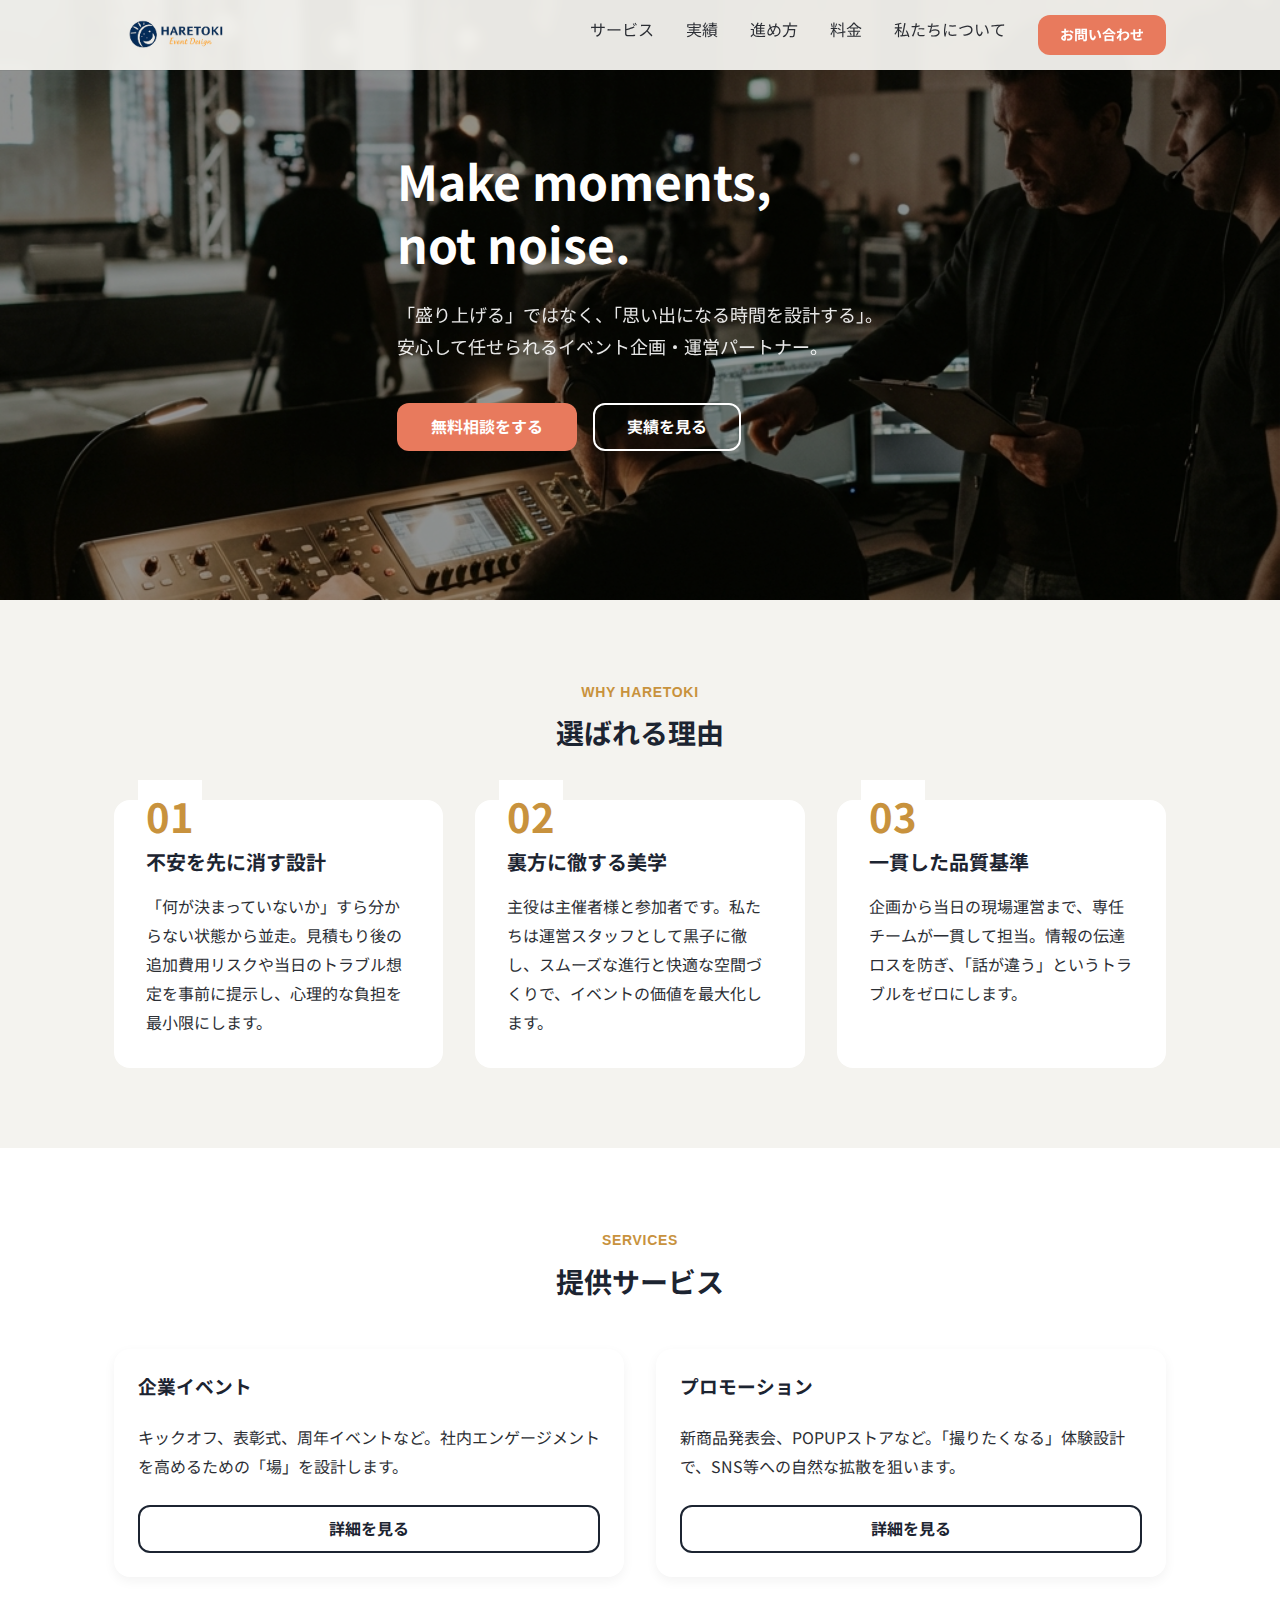
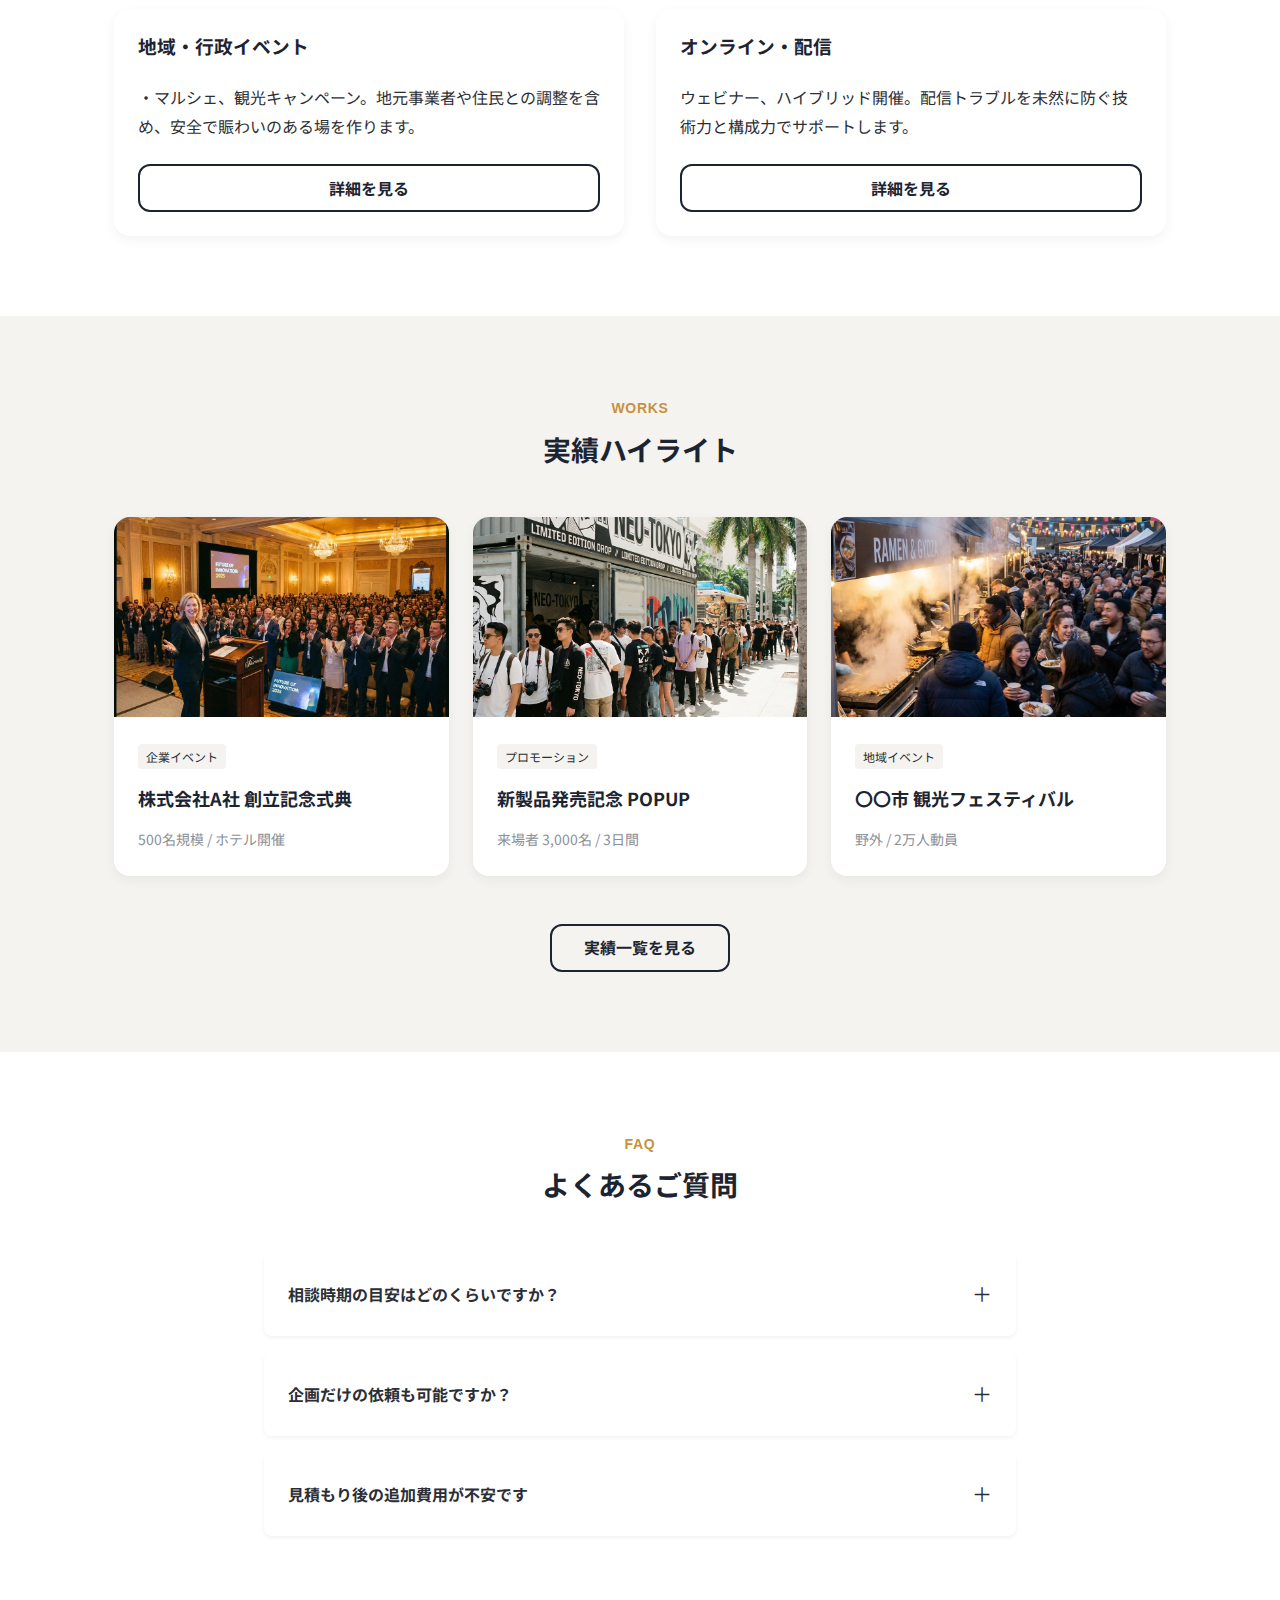
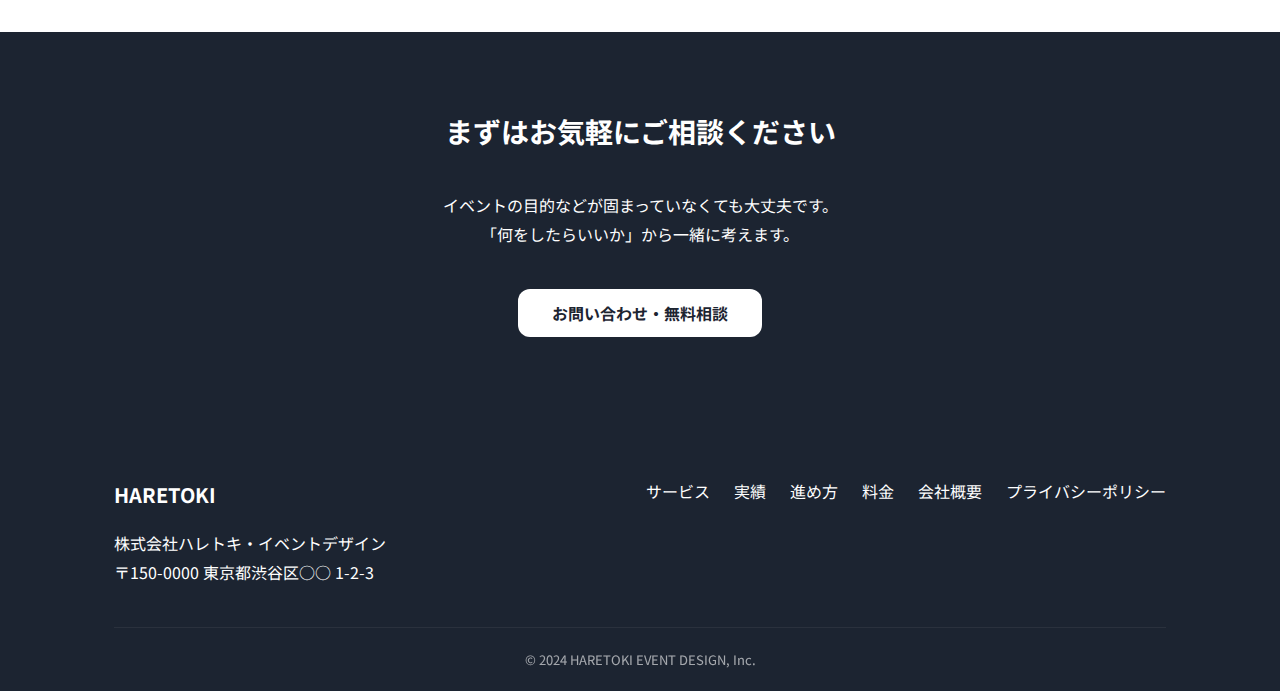
<file: index.html>
<!DOCTYPE html>
<html lang="ja">

<head>
    <meta charset="UTF-8">
    <meta name="viewport" content="width=device-width, initial-scale=1.0">
    <title>株式会社ハレトキ・イベントデザイン | 安心して任せられるイベント企画・運営</title>
    <meta name="description" content="企業イベント、プロモーション、地域イベントの企画・運営なら株式会社ハレトキ・イベントデザイン。徹底したリスク管理と丁寧な進行で、主催者様の不安を解消します。">
    <link rel="preconnect" href="https://fonts.googleapis.com">
    <link rel="preconnect" href="https://fonts.gstatic.com" crossorigin>
    <link href="https://fonts.googleapis.com/css2?family=Noto+Sans+JP:wght@400;500;700&display=swap" rel="stylesheet">
    <link rel="stylesheet" href="assets/css/style.css?v=1">
    <style>
        /* Page Specific Styles for Index */
        /* Hero Section */
        .hero {
            position: relative;
            height: 600px;
            /* PC height */
            display: flex;
            align-items: center;
            color: #fff;
            overflow: hidden;
        }

        .hero__bg {
            position: absolute;
            top: 0;
            left: 0;
            width: 100%;
            height: 100%;
            z-index: -1;
        }

        .hero__bg img {
            width: 100%;
            height: 100%;
            object-fit: cover;
            filter: brightness(0.6);
            /* Darken for readability */
        }

        .hero__content {
            max-width: 800px;
            padding: 0 24px;
        }

        .hero__title {
            font-size: 48px;
            margin-bottom: 24px;
            line-height: 1.3;
            color: #fff;
        }

        .hero__lead {
            font-size: 18px;
            margin-bottom: 40px;
            line-height: 1.8;
            opacity: 0.9;
        }

        .hero__cta {
            display: flex;
            gap: 16px;
        }

        @media (max-width: 768px) {
            .hero {
                height: auto;
                padding: 120px 0 80px;
            }

            .hero__title {
                font-size: 32px;
            }

            .hero__cta {
                flex-direction: column;
            }
        }

        /* Reasons Section */
        .reasons-list {
            display: flex;
            gap: 32px;
            counter-reset: reason-counter;
        }

        .reason-item {
            flex: 1;
            background: #fff;
            padding: 32px;
            border-radius: var(--r-card);
            position: relative;
        }

        .reason-item::before {
            counter-increment: reason-counter;
            content: "0" counter(reason-counter);
            position: absolute;
            top: -20px;
            left: 24px;
            font-size: 40px;
            font-weight: 700;
            color: var(--c-muted-amber);
            background: #fff;
            /* Masking connection line if any */
            padding: 0 8px;
        }

        .reason-title {
            font-size: 20px;
            margin-top: 16px;
            margin-bottom: 16px;
            color: var(--c-midnight-blue);
        }

        @media (max-width: 768px) {
            .reasons-list {
                flex-direction: column;
                gap: 48px;
            }
        }

        /* FAQ (Accordion) */
        .accordion__item {
            background: #fff;
            margin-bottom: 16px;
            border-radius: 8px;
            overflow: hidden;
            box-shadow: 0 2px 4px rgba(0, 0, 0, 0.05);
        }

        .accordion__header {
            padding: 24px;
            cursor: pointer;
            display: flex;
            justify-content: space-between;
            align-items: center;
            font-weight: 700;
            transition: background-color 0.2s;
        }

        .accordion__header:hover {
            background-color: #fafafa;
        }

        .accordion__icon {
            font-weight: 400;
            font-size: 20px;
        }

        .accordion__body {
            max-height: 0;
            overflow: hidden;
            transition: max-height 0.3s ease;
            background-color: #fafafa;
        }

        .accordion__content {
            padding: 24px;
            border-top: 1px solid #eee;
        }

        .accordion__item.is-open .accordion__body {
            max-height: 500px;
            /* Arbitrary enough height */
        }

        .accordion__item.is-open .accordion__header {
            background-color: rgba(200, 146, 61, 0.1);
            /* Slight amber tint */
        }

        .accordion__item.is-open .accordion__icon::before {
            content: "−";
        }

        .accordion__icon::before {
            content: "＋";
        }
    </style>
</head>

<body>

    <!-- Header -->
    <header class="header">
        <div class="l-container header__inner">
            <a href="index.html" class="header__logo">
                <img src="company_logo.png" alt="HARETOKI">
            </a>
            <div class="hamburger">
                <span></span><span></span><span></span>
            </div>
            <nav class="header__nav">
                <ul class="header__nav-list">
                    <li><a href="services.html">サービス</a></li>
                    <li><a href="works.html">実績</a></li>
                    <li><a href="process.html">進め方</a></li>
                    <li><a href="pricing.html">料金</a></li>
                    <li><a href="about.html">私たちについて</a></li>
                    <li><a href="contact.html" class="btn btn-primary"
                            style="height: 40px; padding: 0 20px; font-size: 14px;">お問い合わせ</a></li>
                </ul>
            </nav>
        </div>
    </header>

    <main>
        <!-- Hero -->
        <section class="hero">
            <div class="hero__bg">
                <!-- Placeholder for generated hero image -->
                <img src="assets/img/hero_main.jpg" alt="Event Planning Texture">
            </div>
            <div class="l-container hero__content">
                <h1 class="hero__title">Make moments,<br>not noise.</h1>
                <p class="hero__lead">
                    「盛り上げる」ではなく、「思い出になる時間を設計する」。<br>
                    安心して任せられるイベント企画・運営パートナー。
                </p>
                <div class="hero__cta">
                    <a href="contact.html" class="btn btn-primary">無料相談をする</a>
                    <a href="works.html" class="btn btn-secondary" style="color:#fff; border-color:#fff;">実績を見る</a>
                </div>
            </div>
        </section>

        <!-- Reasons -->
        <section class="l-section">
            <div class="l-container">
                <div class="section-header">
                    <span class="section-header__subtitle">Why Haretoki</span>
                    <h2>選ばれる理由</h2>
                </div>
                <div class="reasons-list">
                    <div class="reason-item">
                        <h3 class="reason-title">不安を先に消す設計</h3>
                        <p>「何が決まっていないか」すら分からない状態から並走。見積もり後の追加費用リスクや当日のトラブル想定を事前に提示し、心理的な負担を最小限にします。</p>
                    </div>
                    <div class="reason-item">
                        <h3 class="reason-title">裏方に徹する美学</h3>
                        <p>主役は主催者様と参加者です。私たちは運営スタッフとして黒子に徹し、スムーズな進行と快適な空間づくりで、イベントの価値を最大化します。</p>
                    </div>
                    <div class="reason-item">
                        <h3 class="reason-title">一貫した品質基準</h3>
                        <p>企画から当日の現場運営まで、専任チームが一貫して担当。情報の伝達ロスを防ぎ、「話が違う」というトラブルをゼロにします。</p>
                    </div>
                </div>
            </div>
        </section>

        <!-- Services -->
        <section class="l-section" style="background-color: #fff;">
            <div class="l-container">
                <div class="section-header">
                    <span class="section-header__subtitle">Services</span>
                    <h2>提供サービス</h2>
                </div>
                <div class="l-grid-2">
                    <!-- Service 1 -->
                    <div class="card">
                        <h3 class="mb-md">企業イベント</h3>
                        <p class="mb-md">キックオフ、表彰式、周年イベントなど。社内エンゲージメントを高めるための「場」を設計します。</p>
                        <a href="services.html#corporate" class="btn btn-secondary" style="margin-top:auto;">詳細を見る</a>
                    </div>
                    <!-- Service 2 -->
                    <div class="card">
                        <h3 class="mb-md">プロモーション</h3>
                        <p class="mb-md">新商品発表会、POPUPストアなど。「撮りたくなる」体験設計で、SNS等への自然な拡散を狙います。</p>
                        <a href="services.html#promotion" class="btn btn-secondary" style="margin-top:auto;">詳細を見る</a>
                    </div>
                    <!-- Service 3 -->
                    <div class="card">
                        <h3 class="mb-md">地域・行政イベント</h3>
                        <p class="mb-md">・マルシェ、観光キャンペーン。地元事業者や住民との調整を含め、安全で賑わいのある場を作ります。</p>
                        <a href="services.html#local" class="btn btn-secondary" style="margin-top:auto;">詳細を見る</a>
                    </div>
                    <!-- Service 4 -->
                    <div class="card">
                        <h3 class="mb-md">オンライン・配信</h3>
                        <p class="mb-md">ウェビナー、ハイブリッド開催。配信トラブルを未然に防ぐ技術力と構成力でサポートします。</p>
                        <a href="services.html#online" class="btn btn-secondary" style="margin-top:auto;">詳細を見る</a>
                    </div>
                </div>
            </div>
        </section>

        <!-- Works Highlight -->
        <section class="l-section">
            <div class="l-container">
                <div class="section-header">
                    <span class="section-header__subtitle">Works</span>
                    <h2>実績ハイライト</h2>
                </div>
                <div class="l-grid-3">
                    <!-- Work Item 1 -->
                    <a href="works-detail.html" class="card" style="padding:0; overflow:hidden;">
                        <img src="assets/img/work01_thumb.jpg" alt="Work 01"
                            style="width:100%; height:200px; object-fit:cover;">
                        <div style="padding: 24px;">
                            <span
                                style="font-size:12px; background:#F4F3EF; padding:4px 8px; border-radius:4px;">企業イベント</span>
                            <h3 style="font-size:18px; margin: 16px 0;">株式会社A社 創立記念式典</h3>
                            <p style="font-size:14px; color:var(--c-slate-gray);">500名規模 / ホテル開催</p>
                        </div>
                    </a>
                    <!-- Work Item 2 -->
                    <a href="work_detail_2.html" class="card" style="padding:0; overflow:hidden;">
                        <img src="assets/img/work02_thumb.jpg" alt="Work 02"
                            style="width:100%; height:200px; object-fit:cover;">
                        <div style="padding: 24px;">
                            <span
                                style="font-size:12px; background:#F4F3EF; padding:4px 8px; border-radius:4px;">プロモーション</span>
                            <h3 style="font-size:18px; margin: 16px 0;">新製品発売記念 POPUP</h3>
                            <p style="font-size:14px; color:var(--c-slate-gray);">来場者 3,000名 / 3日間</p>
                        </div>
                    </a>
                    <!-- Work Item 3 -->
                    <a href="works-detail.html" class="card" style="padding:0; overflow:hidden;">
                        <img src="assets/img/work03_thumb.jpg" alt="Work 03"
                            style="width:100%; height:200px; object-fit:cover;">
                        <div style="padding: 24px;">
                            <span
                                style="font-size:12px; background:#F4F3EF; padding:4px 8px; border-radius:4px;">地域イベント</span>
                            <h3 style="font-size:18px; margin: 16px 0;">〇〇市 観光フェスティバル</h3>
                            <p style="font-size:14px; color:var(--c-slate-gray);">野外 / 2万人動員</p>
                        </div>
                    </a>
                </div>
                <div class="text-center" style="margin-top: 48px;">
                    <a href="works.html" class="btn btn-secondary">実績一覧を見る</a>
                </div>
            </div>
        </section>

        <!-- FAQ -->
        <section class="l-section" style="background-color: #fff;">
            <div class="l-container" style="max-width: 800px;">
                <div class="section-header">
                    <span class="section-header__subtitle">FAQ</span>
                    <h2>よくあるご質問</h2>
                </div>
                <div class="accordion">
                    <div class="accordion__item">
                        <div class="accordion__header">
                            相談時期の目安はどのくらいですか？ <span class="accordion__icon"></span>
                        </div>
                        <div class="accordion__body">
                            <div class="accordion__content">
                                小規模なイベントであれば1.5〜2ヶ月前、数百名規模など大規模な場合は3〜4ヶ月前を目安にご相談いただけるとスムーズです。ですが、直前のご相談でも可能な限り対応いたしますので、まずはお問い合わせください。
                            </div>
                        </div>
                    </div>
                    <div class="accordion__item">
                        <div class="accordion__header">
                            企画だけの依頼も可能ですか？ <span class="accordion__icon"></span>
                        </div>
                        <div class="accordion__body">
                            <div class="accordion__content">
                                はい、可能です。企画構成のみ、あるいは当日運営のみといった部分的なご依頼も承っております。
                            </div>
                        </div>
                    </div>
                    <div class="accordion__item">
                        <div class="accordion__header">
                            見積もり後の追加費用が不安です <span class="accordion__icon"></span>
                        </div>
                        <div class="accordion__body">
                            <div class="accordion__content">
                                ハレトキでは、透明性を重視しています。お見積り時に「確定している費用」と「今後変動する可能性がある費用（増減ポイント）」を明確にご説明しますので、予期せぬ大幅な増額は発生しません。
                            </div>
                        </div>
                    </div>
                </div>
            </div>
        </section>

        <!-- CTA -->
        <section class="l-section text-center" style="background-color: var(--c-midnight-blue); color: #fff;">
            <div class="l-container">
                <h2 style="color: #fff;">まずはお気軽にご相談ください</h2>
                <p class="mb-lg">イベントの目的などが固まっていなくても大丈夫です。<br>「何をしたらいいか」から一緒に考えます。</p>
                <a href="contact.html" class="btn btn-primary"
                    style="background-color: #fff; color: var(--c-midnight-blue);">お問い合わせ・無料相談</a>
            </div>
        </section>
    </main>

    <footer class="footer">
        <div class="l-container">
            <div class="footer__content">
                <div class="footer__info">
                    <div class="footer__logo">HARETOKI</div>
                    <p>株式会社ハレトキ・イベントデザイン<br>
                        〒150-0000 東京都渋谷区○○ 1-2-3</p>
                </div>
                <div class="footer__links">
                    <ul>
                        <li><a href="services.html">サービス</a></li>
                        <li><a href="works.html">実績</a></li>
                        <li><a href="process.html">進め方</a></li>
                        <li><a href="pricing.html">料金</a></li>
                        <li><a href="about.html">会社概要</a></li>
                        <li><a href="privacy.html">プライバシーポリシー</a></li>
                    </ul>
                </div>
            </div>
            <div class="copyright">
                © 2024 HARETOKI EVENT DESIGN, Inc.
            </div>
        </div>
    </footer>

    <script src="assets/js/main.js"></script>
</body>

</html>
</file>
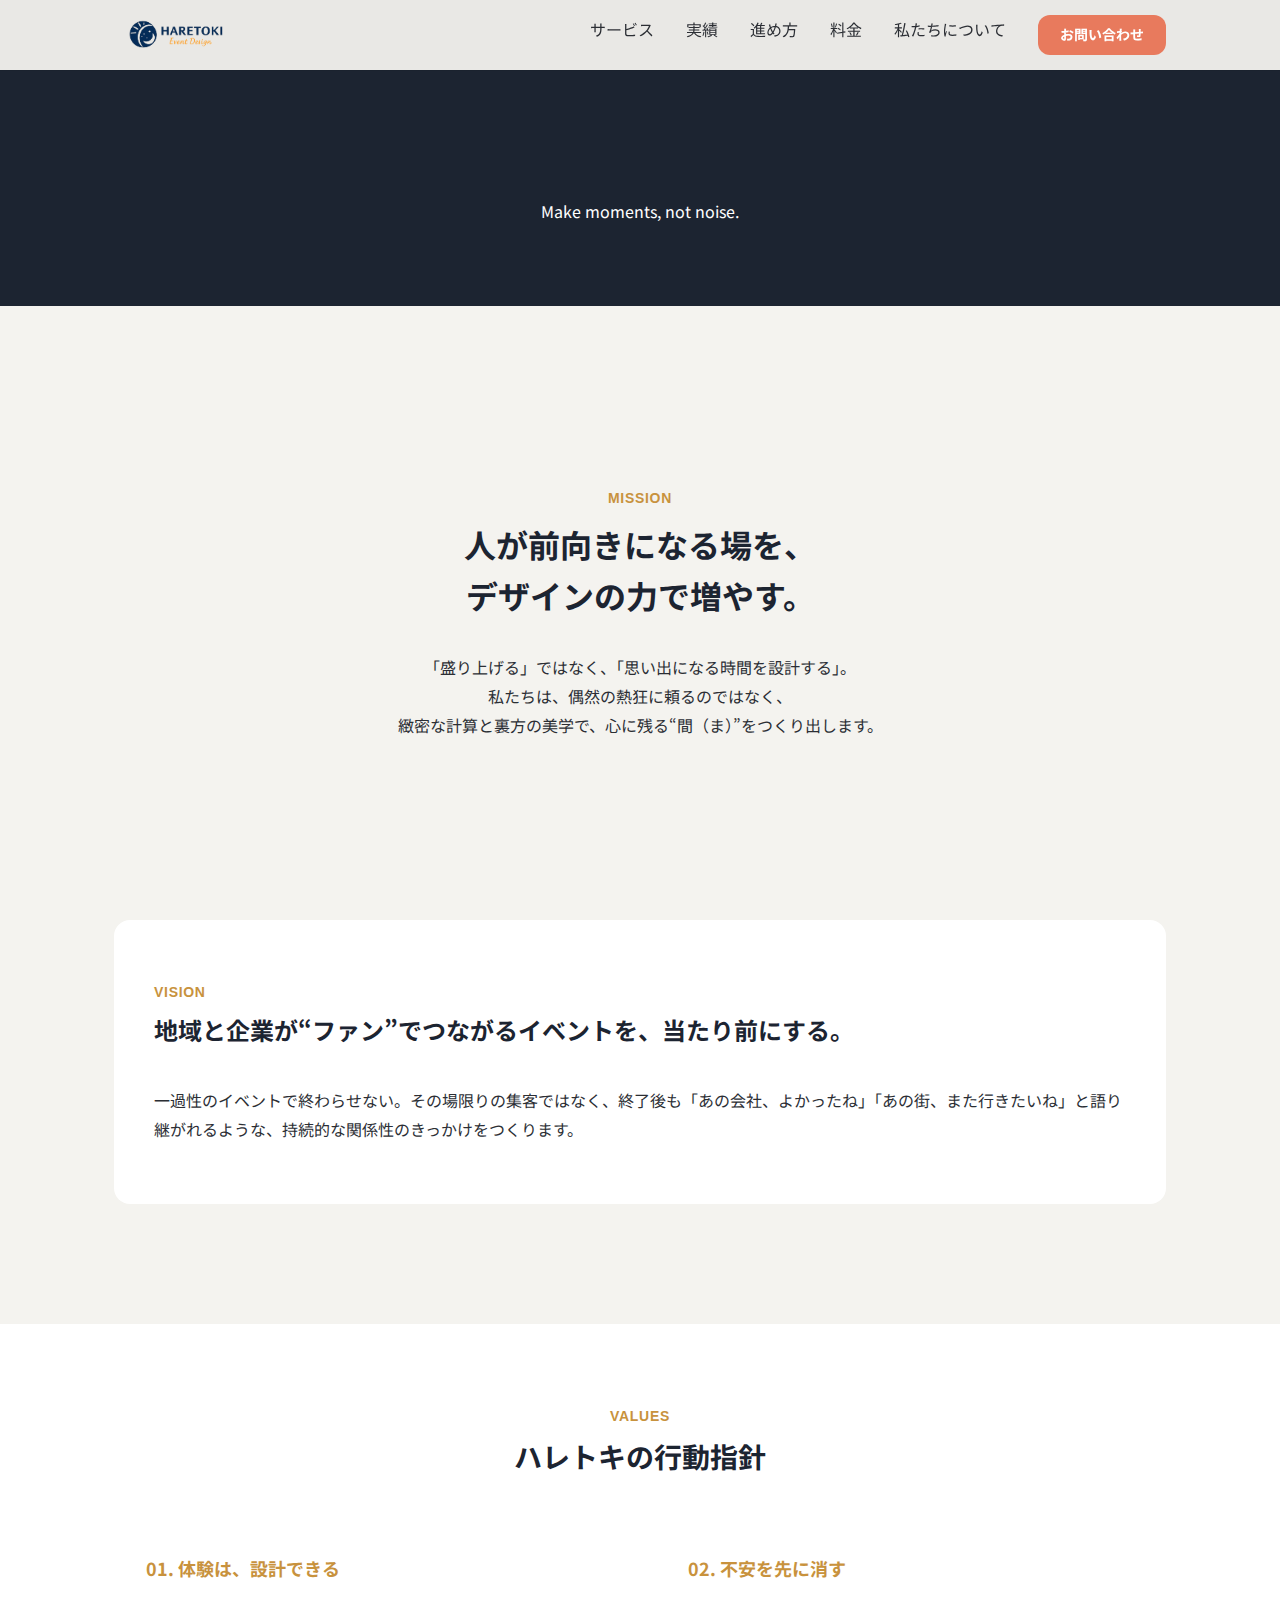
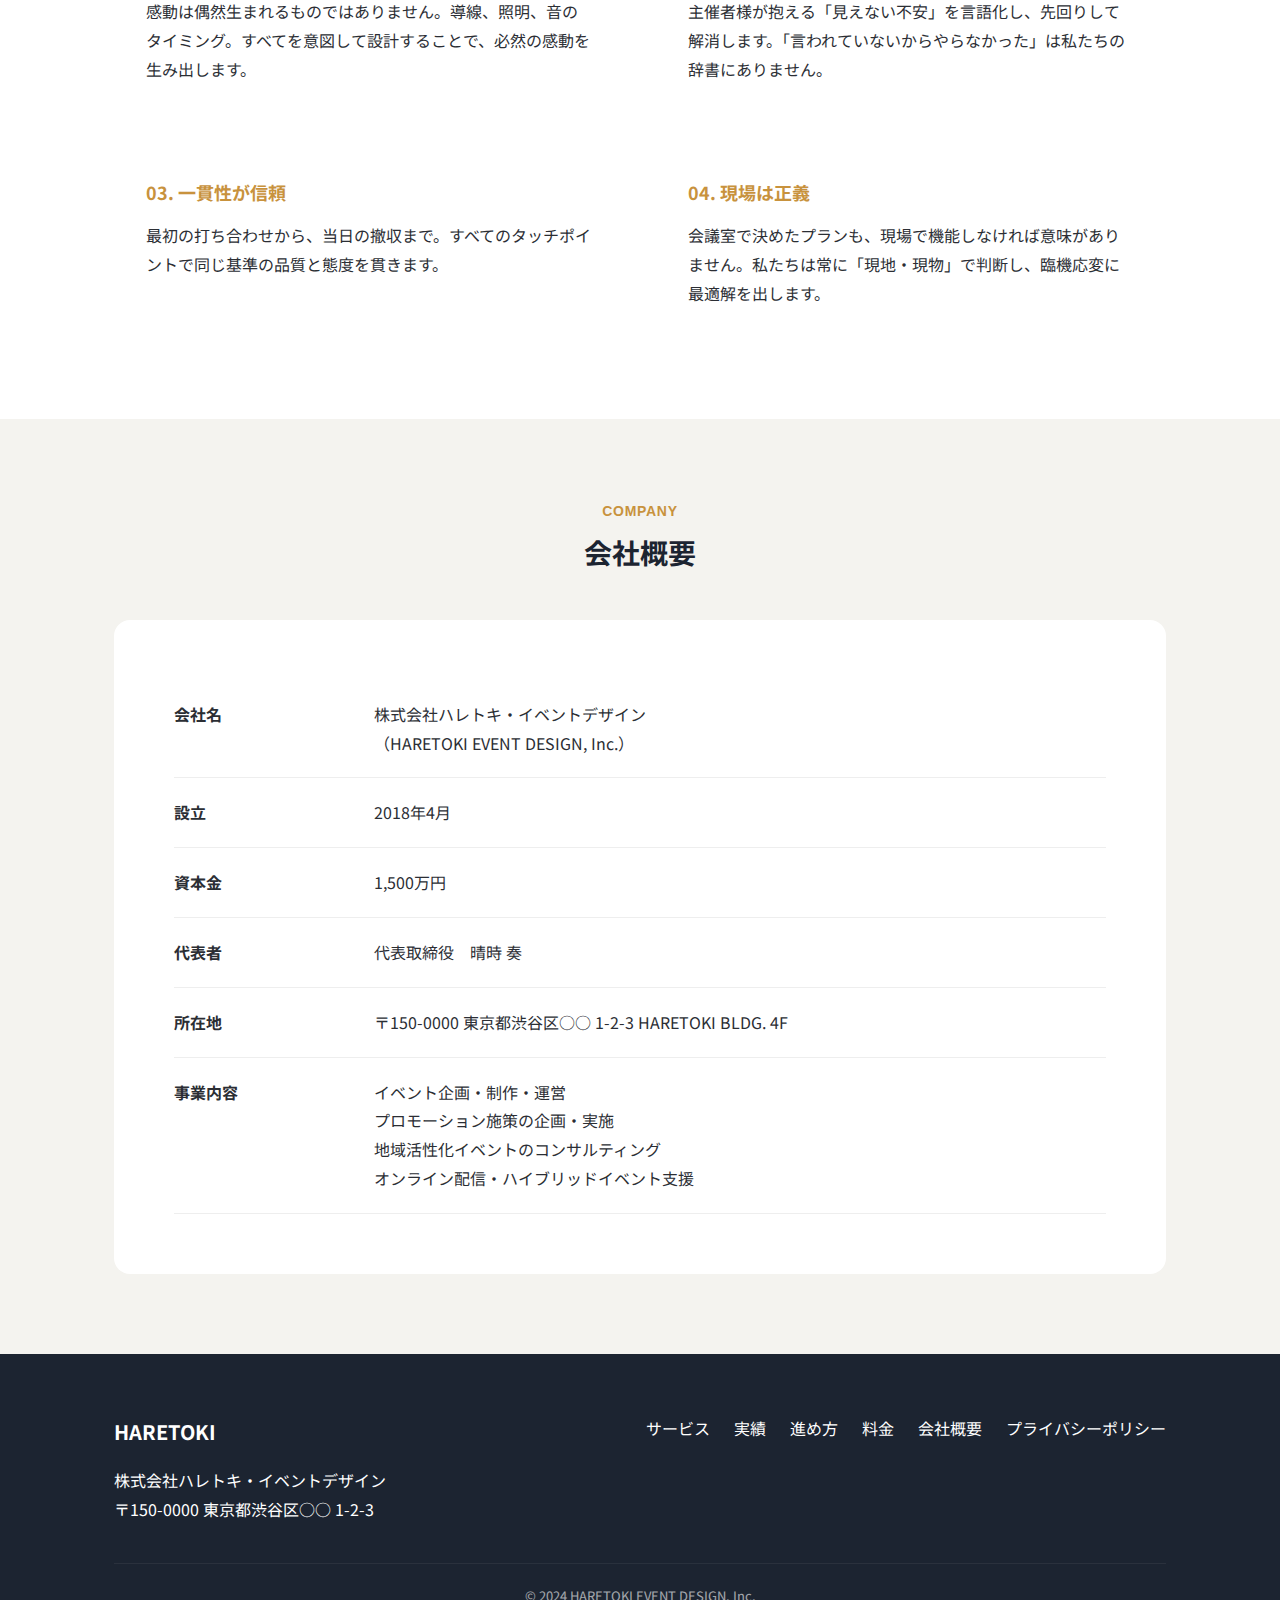
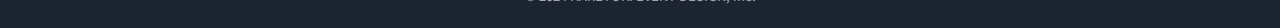
<file: about.html>
<!DOCTYPE html>
<html lang="ja">

<head>
    <meta charset="UTF-8">
    <meta name="viewport" content="width=device-width, initial-scale=1.0">
    <title>私たちについて | 株式会社ハレトキ・イベントデザイン</title>
    <meta name="description"
        content="株式会社ハレトキ・イベントデザインの会社概要、ミッション、ビジョン、バリューをご紹介します。「記憶に残る間をつくる」をスローガンに、信頼できるイベント運営を提供します。">
    <link rel="preconnect" href="https://fonts.googleapis.com">
    <link rel="preconnect" href="https://fonts.gstatic.com" crossorigin>
    <link href="https://fonts.googleapis.com/css2?family=Noto+Sans+JP:wght@400;500;700&display=swap" rel="stylesheet">
    <link rel="stylesheet" href="assets/css/style.css?v=1">
    <style>
        /* About Page Specifics */
        .page-header {
            background-color: var(--c-midnight-blue);
            color: #fff;
            padding: 120px 0 80px;
            text-align: center;
        }

        .mission-section {
            text-align: center;
            padding: 100px 0;
        }

        .mission-title {
            font-size: 32px;
            margin-bottom: 32px;
            line-height: 1.6;
        }

        .vision-box {
            background: #fff;
            padding: 60px 40px;
            border-radius: var(--r-card);
            margin: 40px 0;
            text-align: left;
        }

        .value-list {
            display: grid;
            grid-template-columns: repeat(2, 1fr);
            gap: 32px;
            margin-top: 40px;
        }

        .value-item {
            background: #fff;
            padding: 32px;
            border-radius: var(--r-card);
        }

        .value-item h3 {
            color: var(--c-muted-amber);
            font-size: 18px;
            margin-bottom: 16px;
        }

        .company-profile {
            background: #fff;
            padding: 60px;
            border-radius: var(--r-card);
        }

        .profile-dl {
            display: grid;
            grid-template-columns: 200px 1fr;
            border-bottom: 1px solid #eee;
            padding: 20px 0;
        }

        .profile-dl dt {
            font-weight: 700;
        }

        @media(max-width: 768px) {
            .value-list {
                grid-template-columns: 1fr;
            }

            .profile-dl {
                grid-template-columns: 1fr;
                gap: 8px;
            }

            .company-profile {
                padding: 24px;
            }
        }
    </style>
</head>

<body>

    <!-- Header -->
    <header class="header">
        <div class="l-container header__inner">
            <a href="index.html" class="header__logo">
                <img src="company_logo.png" alt="HARETOKI">
            </a>
            <div class="hamburger">
                <span></span><span></span><span></span>
            </div>
            <nav class="header__nav">
                <ul class="header__nav-list">
                    <li><a href="services.html">サービス</a></li>
                    <li><a href="works.html">実績</a></li>
                    <li><a href="process.html">進め方</a></li>
                    <li><a href="pricing.html">料金</a></li>
                    <li><a href="about.html">私たちについて</a></li>
                    <li><a href="contact.html" class="btn btn-primary"
                            style="height: 40px; padding: 0 20px; font-size: 14px;">お問い合わせ</a></li>
                </ul>
            </nav>
        </div>
    </header>

    <div class="page-header">
        <div class="l-container">
            <h1>私たちについて</h1>
            <p>Make moments, not noise.</p>
        </div>
    </div>

    <main>
        <!-- Mission / Vision -->
        <section class="l-section">
            <div class="l-container">
                <div class="mission-section">
                    <span class="section-header__subtitle">Mission</span>
                    <h2 class="mission-title">人が前向きになる場を、<br>デザインの力で増やす。</h2>
                    <p class="mb-lg">
                        「盛り上げる」ではなく、「思い出になる時間を設計する」。<br>
                        私たちは、偶然の熱狂に頼るのではなく、<br>
                        緻密な計算と裏方の美学で、心に残る“間（ま）”をつくり出します。
                    </p>
                </div>

                <div class="vision-box">
                    <span class="section-header__subtitle">Vision</span>
                    <h2 style="text-align:left; font-size:24px;">地域と企業が“ファン”でつながるイベントを、当たり前にする。</h2>
                    <p>一過性のイベントで終わらせない。その場限りの集客ではなく、終了後も「あの会社、よかったね」「あの街、また行きたいね」と語り継がれるような、持続的な関係性のきっかけをつくります。</p>
                </div>
            </div>
        </section>

        <!-- Values -->
        <section class="l-section" style="background:#fff;">
            <div class="l-container">
                <div class="section-header">
                    <span class="section-header__subtitle">Values</span>
                    <h2>ハレトキの行動指針</h2>
                </div>
                <div class="value-list">
                    <div class="value-item">
                        <h3>01. 体験は、設計できる</h3>
                        <p>感動は偶然生まれるものではありません。導線、照明、音のタイミング。すべてを意図して設計することで、必然の感動を生み出します。</p>
                    </div>
                    <div class="value-item">
                        <h3>02. 不安を先に消す</h3>
                        <p>主催者様が抱える「見えない不安」を言語化し、先回りして解消します。「言われていないからやらなかった」は私たちの辞書にありません。</p>
                    </div>
                    <div class="value-item">
                        <h3>03. 一貫性が信頼</h3>
                        <p>最初の打ち合わせから、当日の撤収まで。すべてのタッチポイントで同じ基準の品質と態度を貫きます。</p>
                    </div>
                    <div class="value-item">
                        <h3>04. 現場は正義</h3>
                        <p>会議室で決めたプランも、現場で機能しなければ意味がありません。私たちは常に「現地・現物」で判断し、臨機応変に最適解を出します。</p>
                    </div>
                </div>
            </div>
        </section>

        <!-- Company Profile -->
        <section class="l-section">
            <div class="l-container">
                <div class="section-header">
                    <span class="section-header__subtitle">Company</span>
                    <h2>会社概要</h2>
                </div>
                <div class="company-profile">
                    <dl class="profile-dl">
                        <dt>会社名</dt>
                        <dd>株式会社ハレトキ・イベントデザイン<br>（HARETOKI EVENT DESIGN, Inc.）</dd>
                    </dl>
                    <dl class="profile-dl">
                        <dt>設立</dt>
                        <dd>2018年4月</dd>
                    </dl>
                    <dl class="profile-dl">
                        <dt>資本金</dt>
                        <dd>1,500万円</dd>
                    </dl>
                    <dl class="profile-dl">
                        <dt>代表者</dt>
                        <dd>代表取締役　晴時 奏</dd>
                    </dl>
                    <dl class="profile-dl">
                        <dt>所在地</dt>
                        <dd>〒150-0000 東京都渋谷区○○ 1-2-3 HARETOKI BLDG. 4F</dd>
                    </dl>
                    <dl class="profile-dl">
                        <dt>事業内容</dt>
                        <dd>
                            イベント企画・制作・運営<br>
                            プロモーション施策の企画・実施<br>
                            地域活性化イベントのコンサルティング<br>
                            オンライン配信・ハイブリッドイベント支援
                        </dd>
                    </dl>
                </div>
            </div>
        </section>

    </main>

    <!-- Footer -->
    <footer class="footer">
        <div class="l-container">
            <div class="footer__content">
                <div class="footer__info">
                    <div class="footer__logo">HARETOKI</div>
                    <p>株式会社ハレトキ・イベントデザイン<br>
                        〒150-0000 東京都渋谷区○○ 1-2-3</p>
                </div>
                <div class="footer__links">
                    <ul>
                        <li><a href="services.html">サービス</a></li>
                        <li><a href="works.html">実績</a></li>
                        <li><a href="process.html">進め方</a></li>
                        <li><a href="pricing.html">料金</a></li>
                        <li><a href="about.html">会社概要</a></li>
                        <li><a href="privacy.html">プライバシーポリシー</a></li>
                    </ul>
                </div>
            </div>
            <div class="copyright">
                © 2024 HARETOKI EVENT DESIGN, Inc.
            </div>
        </div>
    </footer>

    <script src="assets/js/main.js"></script>
</body>

</html>
</file>
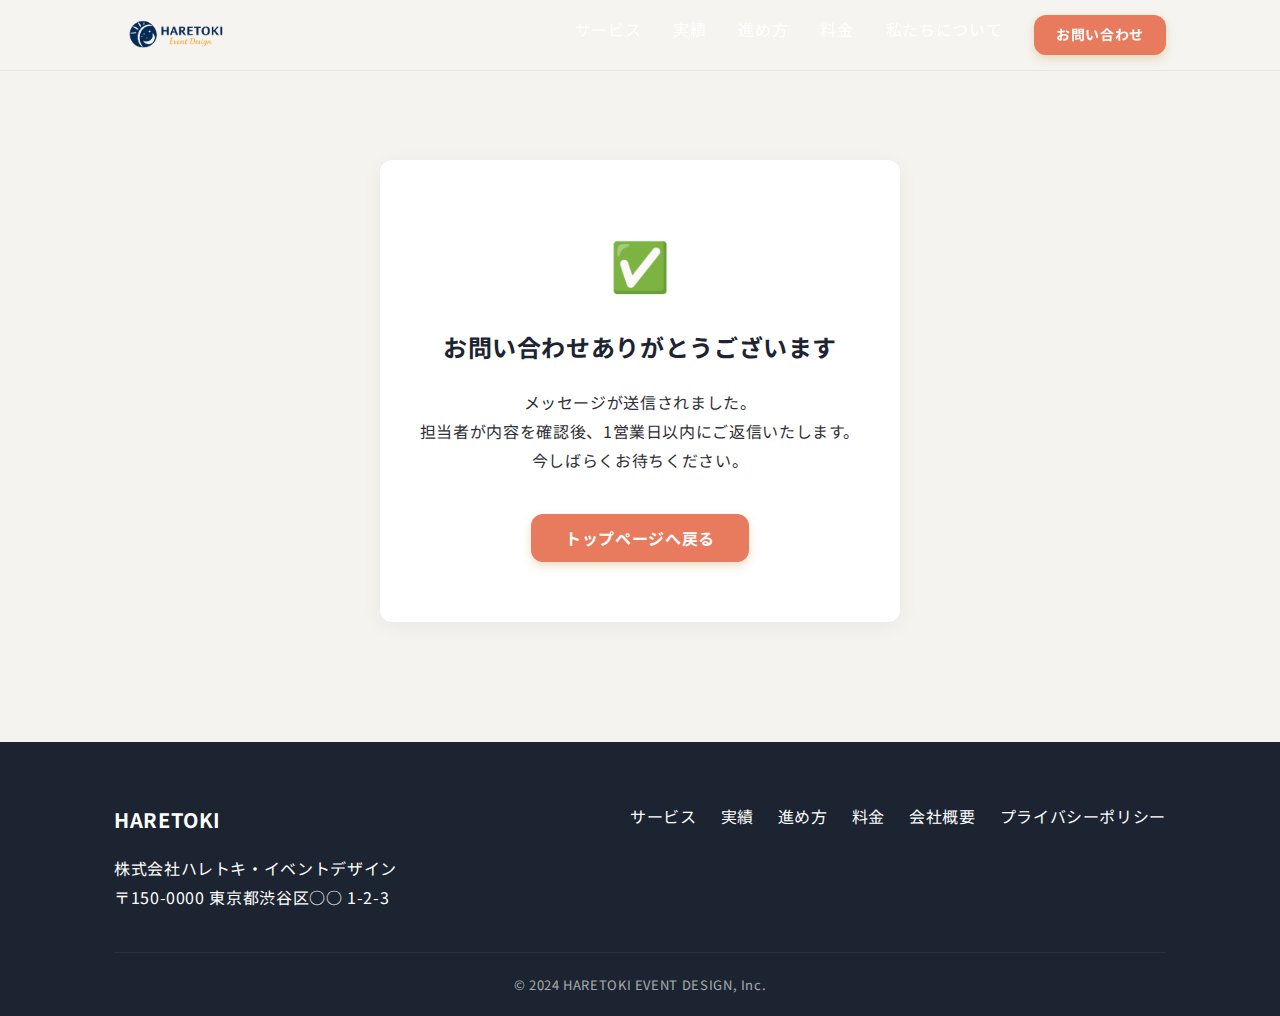
<file: contact-thanks.html>
<!DOCTYPE html>
<html lang="ja">

<head>
    <meta charset="UTF-8">
    <meta name="viewport" content="width=device-width, initial-scale=1.0">
    <title>送信完了 | 株式会社ハレトキ・イベントデザイン（架空）</title>

    <!-- Fonts -->
    <link rel="preconnect" href="https://fonts.googleapis.com">
    <link rel="preconnect" href="https://fonts.gstatic.com" crossorigin>
    <link href="https://fonts.googleapis.com/css2?family=Noto+Sans+JP:wght@400;500;700&display=swap" rel="stylesheet">

    <!-- CSS -->
    <link rel="stylesheet" href="assets/css/reset.css">
    <link rel="stylesheet" href="assets/css/common.css">
    <link rel="stylesheet" href="assets/css/contact.css">
    <link rel="stylesheet" href="assets/css/style.css?v=1">
</head>

<body>

    <!-- Header -->
    <header class="header">
        <div class="l-container header__inner">
            <a href="index.html" class="header__logo">
                <img src="company_logo.png" alt="HARETOKI">
            </a>
            <div class="hamburger">
                <span></span><span></span><span></span>
            </div>
            <nav class="header__nav">
                <ul class="header__nav-list">
                    <li><a href="services.html">サービス</a></li>
                    <li><a href="works.html">実績</a></li>
                    <li><a href="process.html">進め方</a></li>
                    <li><a href="pricing.html">料金</a></li>
                    <li><a href="about.html">私たちについて</a></li>
                    <li><a href="contact.html" class="btn btn-primary"
                            style="height: 40px; padding: 0 20px; font-size: 14px;">お問い合わせ</a></li>
                </ul>
            </nav>
        </div>
    </header>

    <!-- Main Content -->
    <main class="thanks-main">
        <div class="container text-center">
            <div class="thanks-card">
                <div class="thanks-icon">✅</div>
                <h1 class="thanks-title">お問い合わせありがとうございます</h1>
                <p class="thanks-text">
                    メッセージが送信されました。<br>
                    担当者が内容を確認後、1営業日以内にご返信いたします。<br>
                    今しばらくお待ちください。
                </p>
                <a href="index.html" class="btn btn-primary">トップページへ戻る</a>
            </div>
        </div>
    </main>

    <!-- Footer -->
    <footer class="footer">
        <div class="l-container">
            <div class="footer__content">
                <div class="footer__info">
                    <div class="footer__logo">HARETOKI</div>
                    <p>株式会社ハレトキ・イベントデザイン<br>
                        〒150-0000 東京都渋谷区○○ 1-2-3</p>
                </div>
                <div class="footer__links">
                    <ul>
                        <li><a href="services.html">サービス</a></li>
                        <li><a href="works.html">実績</a></li>
                        <li><a href="process.html">進め方</a></li>
                        <li><a href="pricing.html">料金</a></li>
                        <li><a href="about.html">会社概要</a></li>
                        <li><a href="privacy.html">プライバシーポリシー</a></li>
                    </ul>
                </div>
            </div>
            <div class="copyright">
                © 2024 HARETOKI EVENT DESIGN, Inc.
            </div>
        </div>
    </footer>

    <script src="assets/js/main.js"></script>
</body>

</html>
</file>
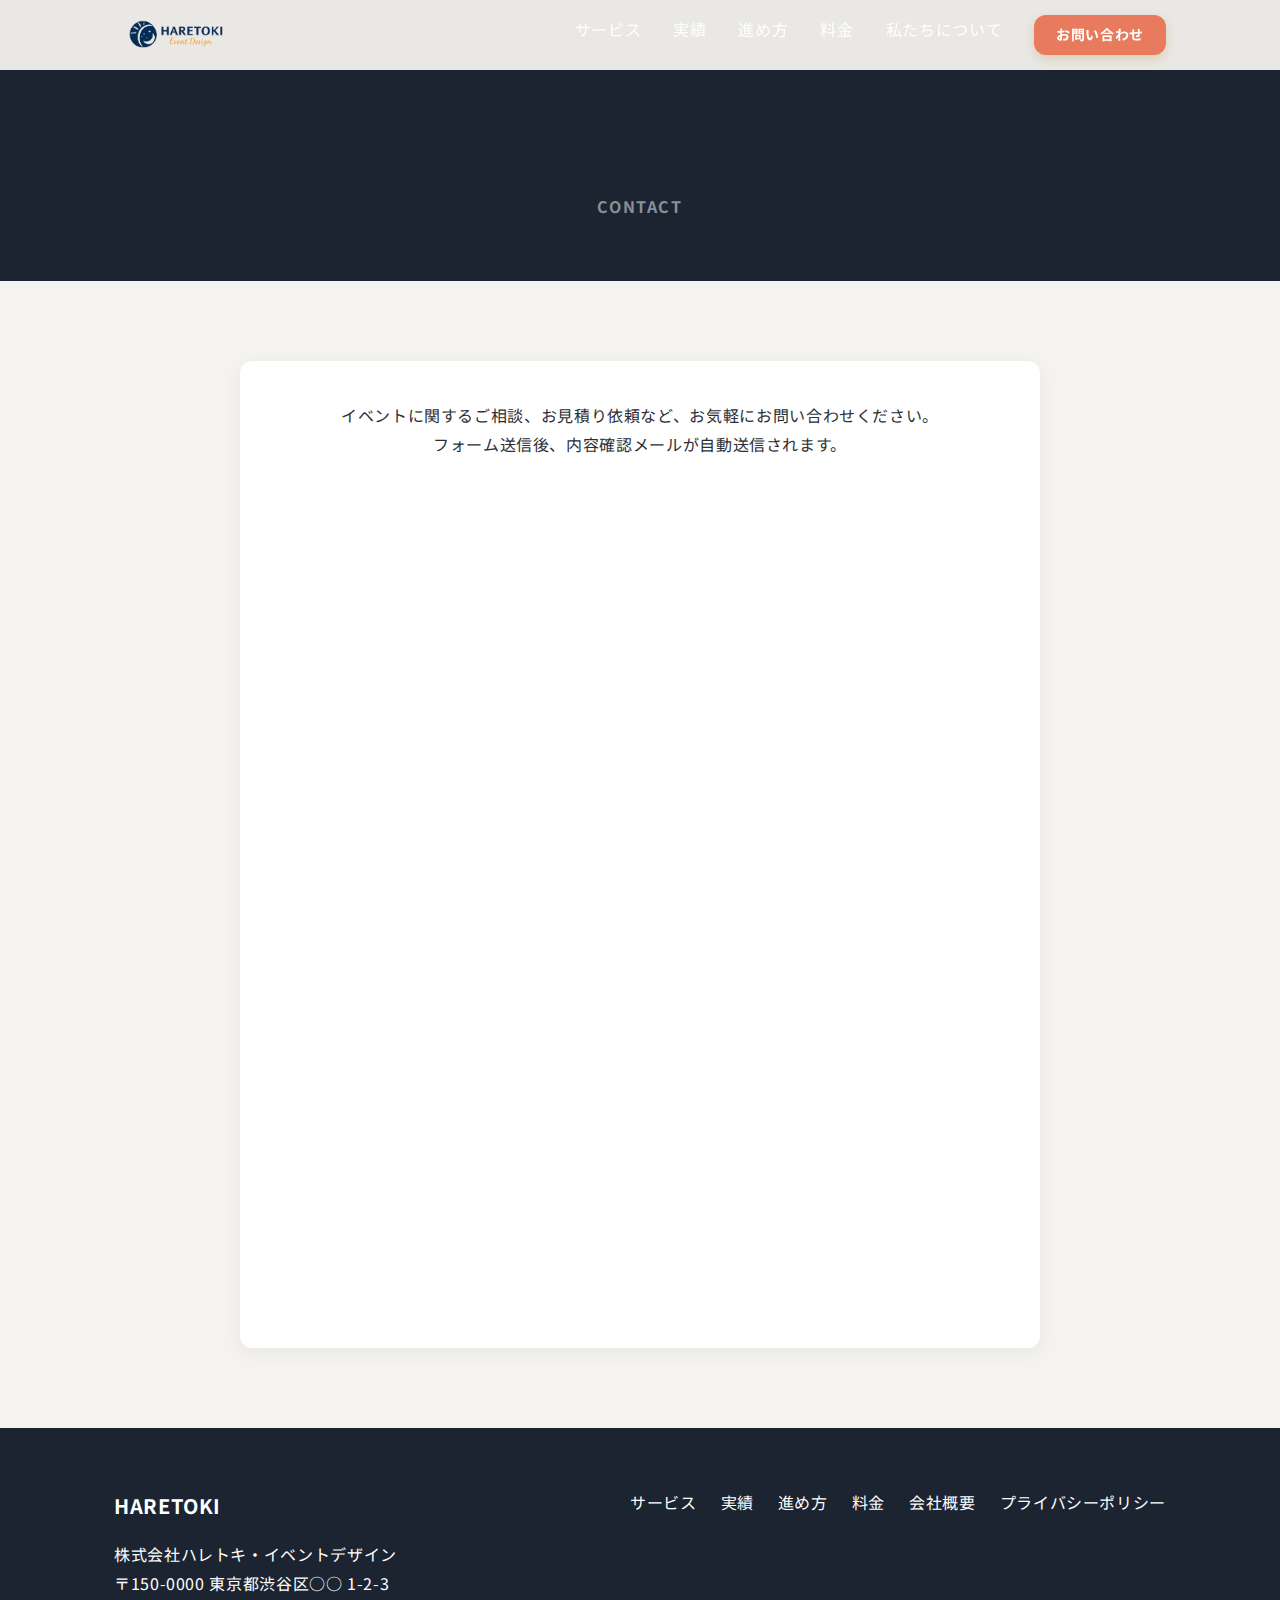
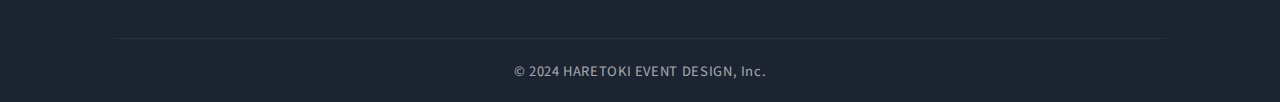
<file: contact.html>
<!DOCTYPE html>
<html lang="ja">

<head>
    <meta charset="UTF-8">
    <meta name="viewport" content="width=device-width, initial-scale=1.0">
    <title>お問い合わせ | 株式会社ハレトキ・イベントデザイン（架空）</title>
    <meta name="description" content="株式会社ハレトキへのお問い合わせページです。イベントの企画・制作・運営に関するご相談はこちらから。">

    <!-- Fonts -->
    <link rel="preconnect" href="https://fonts.googleapis.com">
    <link rel="preconnect" href="https://fonts.gstatic.com" crossorigin>
    <link href="https://fonts.googleapis.com/css2?family=Noto+Sans+JP:wght@400;500;700&display=swap" rel="stylesheet">

    <!-- CSS -->
    <link rel="stylesheet" href="assets/css/reset.css">
    <link rel="stylesheet" href="assets/css/common.css">
    <link rel="stylesheet" href="assets/css/contact.css">
    <link rel="stylesheet" href="assets/css/style.css?v=1">
</head>

<body>

    <!-- Header -->
    <header class="header">
        <div class="l-container header__inner">
            <a href="index.html" class="header__logo">
                <img src="company_logo.png" alt="HARETOKI">
            </a>
            <div class="hamburger">
                <span></span><span></span><span></span>
            </div>
            <nav class="header__nav">
                <ul class="header__nav-list">
                    <li><a href="services.html">サービス</a></li>
                    <li><a href="works.html">実績</a></li>
                    <li><a href="process.html">進め方</a></li>
                    <li><a href="pricing.html">料金</a></li>
                    <li><a href="about.html">私たちについて</a></li>
                    <li><a href="contact.html" class="btn btn-primary"
                            style="height: 40px; padding: 0 20px; font-size: 14px;">お問い合わせ</a></li>
                </ul>
            </nav>
        </div>
    </header>

    <!-- Page Header -->
    <div class="page-header-contact">
        <div class="container">
            <h1 class="page-title-contact">お問い合わせ</h1>
            <p class="page-subtitle-contact">CONTACT</p>
        </div>
    </div>

    <!-- Main Content -->
    <main class="contact-main">
        <div class="container">
            <div class="contact-card">

                <p class="contact-message">
                    イベントに関するご相談、お見積り依頼など、お気軽にお問い合わせください。<br>
                    フォーム送信後、内容確認メールが自動送信されます。
                </p>

                <!-- Google Form Embed -->
                <div class="contact-form-wrapper">
                    <iframe
                        src="https://docs.google.com/forms/d/e/1FAIpQLSdKQscrRwNBOX1E4QzN0fNPTrW4QF1wdzIm63HesashVT1Eqw/viewform?embedded=true"
                        width="100%" height="810" frameborder="0" marginheight="0" marginwidth="0"
                        class="contact-form-iframe">読み込んでいます…</iframe>
                </div>

            </div>
        </div>
    </main>

    <!-- Footer -->
    <footer class="footer">
        <div class="l-container">
            <div class="footer__content">
                <div class="footer__info">
                    <div class="footer__logo">HARETOKI</div>
                    <p>株式会社ハレトキ・イベントデザイン<br>
                        〒150-0000 東京都渋谷区○○ 1-2-3</p>
                </div>
                <div class="footer__links">
                    <ul>
                        <li><a href="services.html">サービス</a></li>
                        <li><a href="works.html">実績</a></li>
                        <li><a href="process.html">進め方</a></li>
                        <li><a href="pricing.html">料金</a></li>
                        <li><a href="about.html">会社概要</a></li>
                        <li><a href="privacy.html">プライバシーポリシー</a></li>
                    </ul>
                </div>
            </div>
            <div class="copyright">
                © 2024 HARETOKI EVENT DESIGN, Inc.
            </div>
        </div>
    </footer>

    <script src="assets/js/main.js"></script>
</body>

</html>
</file>
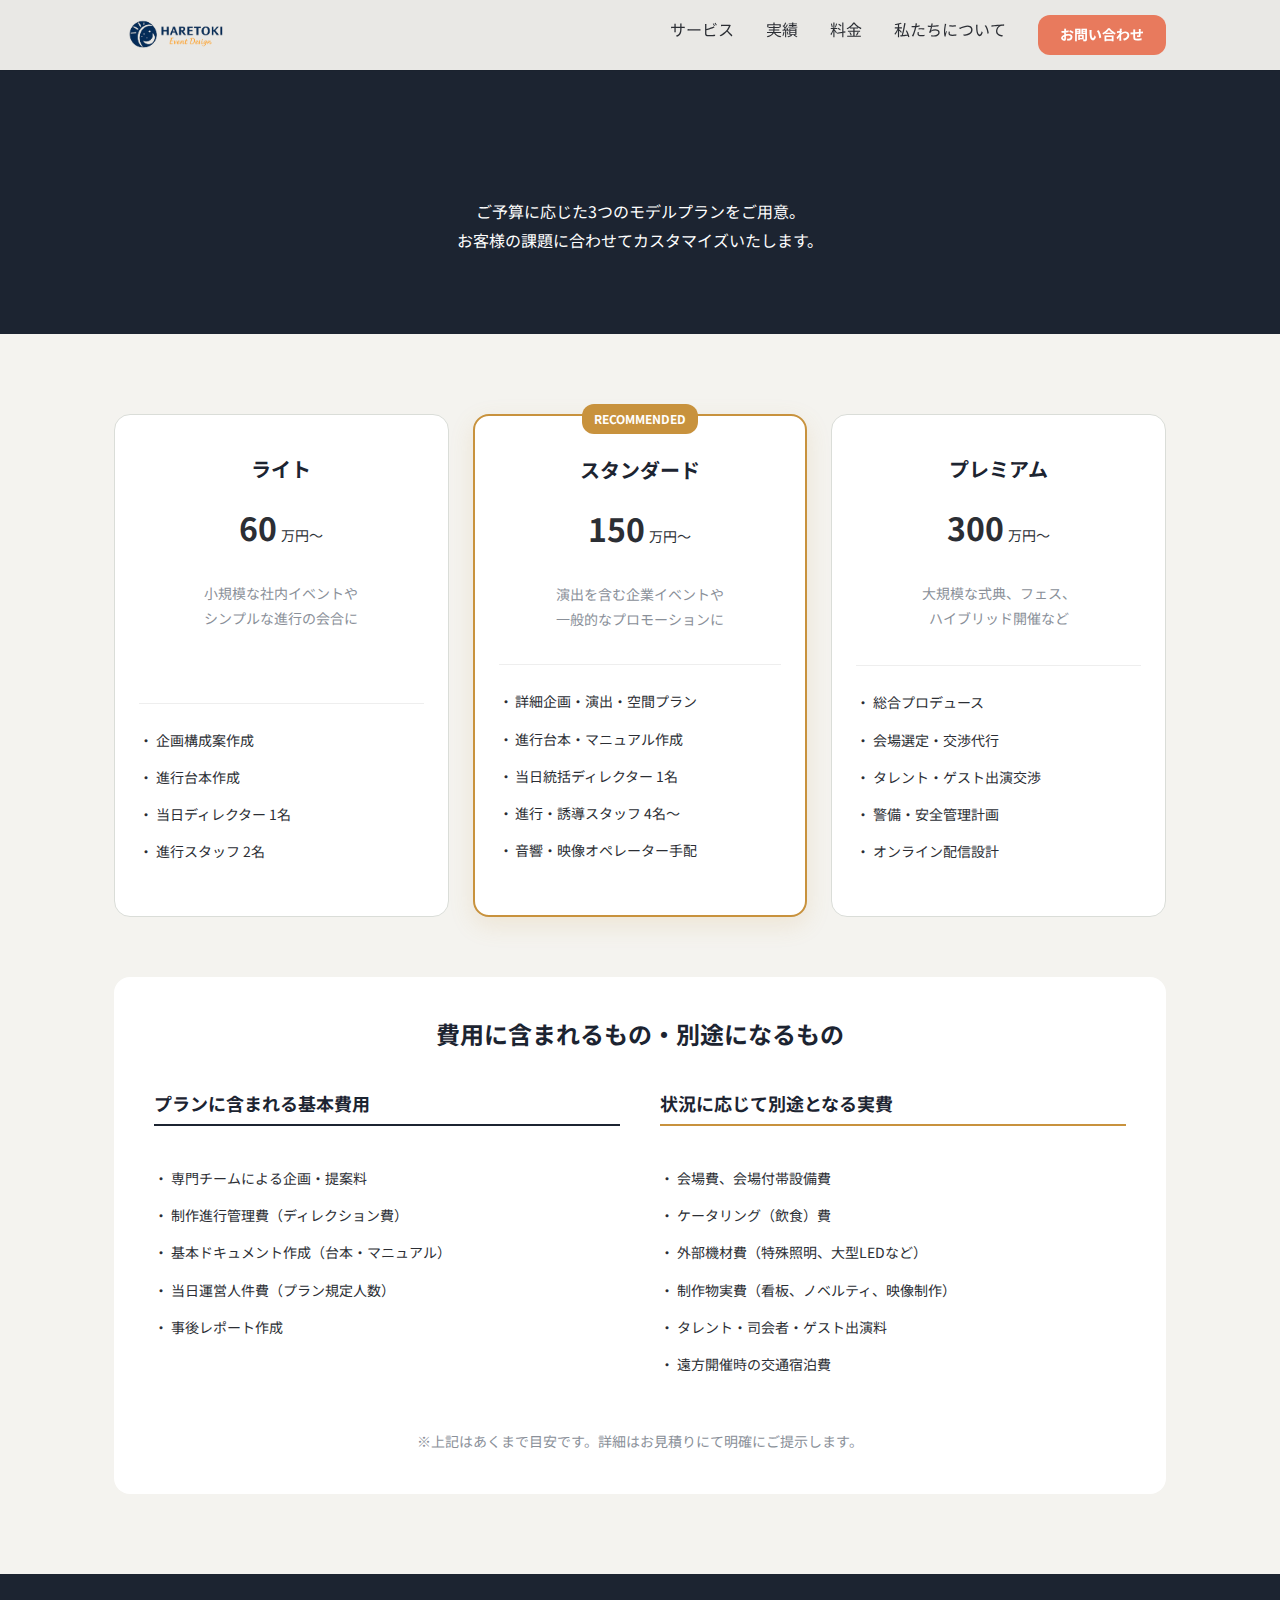
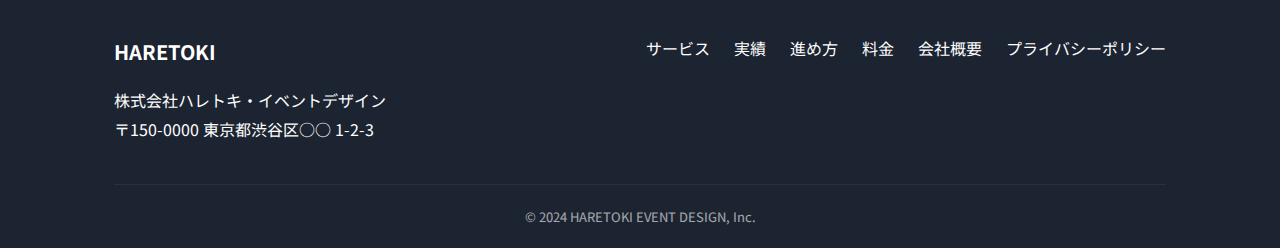
<file: pricing.html>
<!DOCTYPE html>
<html lang="ja">

<head>
    <meta charset="UTF-8">
    <meta name="viewport" content="width=device-width, initial-scale=1.0">
    <title>料金プラン | 株式会社ハレトキ・イベントデザイン</title>
    <meta name="description" content="ハレトキの料金プランのご案内です。ご予算や規模に合わせた3つの目安プランと、費用に含まれるもの・含まれないものを明確にご提示します。">
    <link rel="preconnect" href="https://fonts.googleapis.com">
    <link rel="preconnect" href="https://fonts.gstatic.com" crossorigin>
    <link href="https://fonts.googleapis.com/css2?family=Noto+Sans+JP:wght@400;500;700&display=swap" rel="stylesheet">
    <link rel="stylesheet" href="assets/css/style.css?v=1">
    <style>
        .page-header {
            background-color: var(--c-midnight-blue);
            color: #fff;
            padding: 120px 0 80px;
            text-align: center;
        }

        .price-grid {
            display: grid;
            grid-template-columns: repeat(3, 1fr);
            gap: 24px;
            margin-bottom: 60px;
        }

        .price-card {
            background: #fff;
            border-radius: var(--r-card);
            padding: 40px 24px;
            border: 1px solid var(--c-line-gray);
            display: flex;
            flex-direction: column;
            position: relative;
        }

        .price-card.is-recommended {
            border-color: var(--c-muted-amber);
            border-width: 2px;
            box-shadow: 0 8px 24px rgba(200, 146, 61, 0.15);
        }

        .reco-badge {
            position: absolute;
            top: -12px;
            left: 50%;
            transform: translateX(-50%);
            background: var(--c-muted-amber);
            color: #fff;
            font-size: 12px;
            padding: 4px 12px;
            border-radius: 12px;
            font-weight: 700;
        }

        .price-name {
            font-size: 20px;
            margin-bottom: 16px;
            text-align: center;
            color: var(--c-midnight-blue);
        }

        .price-amount {
            font-size: 32px;
            text-align: center;
            font-weight: 700;
            margin-bottom: 24px;
            color: var(--c-charcoal);
        }

        .price-unit {
            font-size: 14px;
            font-weight: 400;
            margin-left: 4px;
        }

        .price-desc {
            text-align: center;
            margin-bottom: 32px;
            font-size: 14px;
            color: var(--c-slate-gray);
        }

        .price-list {
            margin-top: auto;
            border-top: 1px solid #eee;
            padding-top: 24px;
        }

        .price-list li {
            margin-bottom: 12px;
            font-size: 14px;
            padding-left: 1.2em;
            position: relative;
        }

        .price-list li::before {
            content: "・";
            position: absolute;
            left: 0;
        }

        /* Included / Not Included */
        .cost-detail {
            background: #fff;
            padding: 40px;
            border-radius: var(--r-card);
        }

        .cost-cols {
            display: grid;
            grid-template-columns: 1fr 1fr;
            gap: 40px;
        }

        .cost-group h3 {
            font-size: 18px;
            margin-bottom: 16px;
            border-bottom: 2px solid var(--c-line-gray);
            padding-bottom: 8px;
        }

        .cost-group.included h3 {
            border-color: var(--c-midnight-blue);
        }

        .cost-group.excluded h3 {
            border-color: var(--c-muted-amber);
        }

        @media(max-width: 768px) {
            .price-grid {
                grid-template-columns: 1fr;
                gap: 40px;
            }

            .cost-cols {
                grid-template-columns: 1fr;
            }
        }
    </style>
</head>

<body>

    <!-- Header -->
    <header class="header">
        <div class="l-container header__inner">
            <a href="index.html" class="header__logo">
                <img src="company_logo.png" alt="HARETOKI">
            </a>
            <div class="hamburger">
                <span></span><span></span><span></span>
            </div>
            <nav class="header__nav">
                <ul class="header__nav-list">
                    <li><a href="services.html">サービス</a></li>
                    <li><a href="works.html">実績</a></li>
                    <li><a href="pricing.html">料金</a></li>
                    <li><a href="about.html">私たちについて</a></li>
                    <li><a href="contact.html" class="btn btn-primary"
                            style="height: 40px; padding: 0 20px; font-size: 14px;">お問い合わせ</a></li>
                </ul>
            </nav>
        </div>
    </header>

    <div class="page-header">
        <div class="l-container">
            <h1>料金プラン（目安）</h1>
            <p>ご予算に応じた3つのモデルプランをご用意。<br>お客様の課題に合わせてカスタマイズいたします。</p>
        </div>
    </div>

    <main class="l-section">
        <div class="l-container">

            <div class="price-grid">
                <!-- Light -->
                <div class="price-card">
                    <h3 class="price-name">ライト</h3>
                    <div class="price-amount">60<span class="price-unit">万円〜</span></div>
                    <p class="price-desc">小規模な社内イベントや<br>シンプルな進行の会合に</p>
                    <ul class="price-list">
                        <li>企画構成案作成</li>
                        <li>進行台本作成</li>
                        <li>当日ディレクター 1名</li>
                        <li>進行スタッフ 2名</li>
                    </ul>
                </div>

                <!-- Standard -->
                <div class="price-card is-recommended">
                    <span class="reco-badge">RECOMMENDED</span>
                    <h3 class="price-name">スタンダード</h3>
                    <div class="price-amount">150<span class="price-unit">万円〜</span></div>
                    <p class="price-desc">演出を含む企業イベントや<br>一般的なプロモーションに</p>
                    <ul class="price-list">
                        <li>詳細企画・演出・空間プラン</li>
                        <li>進行台本・マニュアル作成</li>
                        <li>当日統括ディレクター 1名</li>
                        <li>進行・誘導スタッフ 4名〜</li>
                        <li>音響・映像オペレーター手配</li>
                    </ul>
                </div>

                <!-- Premium -->
                <div class="price-card">
                    <h3 class="price-name">プレミアム</h3>
                    <div class="price-amount">300<span class="price-unit">万円〜</span></div>
                    <p class="price-desc">大規模な式典、フェス、<br>ハイブリッド開催など</p>
                    <ul class="price-list">
                        <li>総合プロデュース</li>
                        <li>会場選定・交渉代行</li>
                        <li>タレント・ゲスト出演交渉</li>
                        <li>警備・安全管理計画</li>
                        <li>オンライン配信設計</li>
                    </ul>
                </div>
            </div>

            <div class="cost-detail">
                <h2 class="text-center mb-lg" style="font-size:24px;">費用に含まれるもの・別途になるもの</h2>
                <div class="cost-cols">
                    <div class="cost-group included">
                        <h3>プランに含まれる基本費用</h3>
                        <ul class="price-list" style="border:none;">
                            <li>専門チームによる企画・提案料</li>
                            <li>制作進行管理費（ディレクション費）</li>
                            <li>基本ドキュメント作成（台本・マニュアル）</li>
                            <li>当日運営人件費（プラン規定人数）</li>
                            <li>事後レポート作成</li>
                        </ul>
                    </div>
                    <div class="cost-group excluded">
                        <h3>状況に応じて別途となる実費</h3>
                        <ul class="price-list" style="border:none;">
                            <li>会場費、会場付帯設備費</li>
                            <li>ケータリング（飲食）費</li>
                            <li>外部機材費（特殊照明、大型LEDなど）</li>
                            <li>制作物実費（看板、ノベルティ、映像制作）</li>
                            <li>タレント・司会者・ゲスト出演料</li>
                            <li>遠方開催時の交通宿泊費</li>
                        </ul>
                    </div>
                </div>
                <p class="text-center" style="margin-top:40px; color:var(--c-slate-gray); font-size:14px;">
                    ※上記はあくまで目安です。詳細はお見積りにて明確にご提示します。</p>
            </div>

        </div>
    </main>

    <!-- Footer -->
    <footer class="footer">
        <div class="l-container">
            <div class="footer__content">
                <div class="footer__info">
                    <div class="footer__logo">HARETOKI</div>
                    <p>株式会社ハレトキ・イベントデザイン<br>
                        〒150-0000 東京都渋谷区○○ 1-2-3</p>
                </div>
                <div class="footer__links">
                    <ul>
                        <li><a href="services.html">サービス</a></li>
                        <li><a href="works.html">実績</a></li>
                        <li><a href="process.html">進め方</a></li>
                        <li><a href="pricing.html">料金</a></li>
                        <li><a href="about.html">会社概要</a></li>
                        <li><a href="privacy.html">プライバシーポリシー</a></li>
                    </ul>
                </div>
            </div>
            <div class="copyright">
                © 2024 HARETOKI EVENT DESIGN, Inc.
            </div>
        </div>
    </footer>

    <script src="assets/js/main.js"></script>
</body>

</html>
</file>
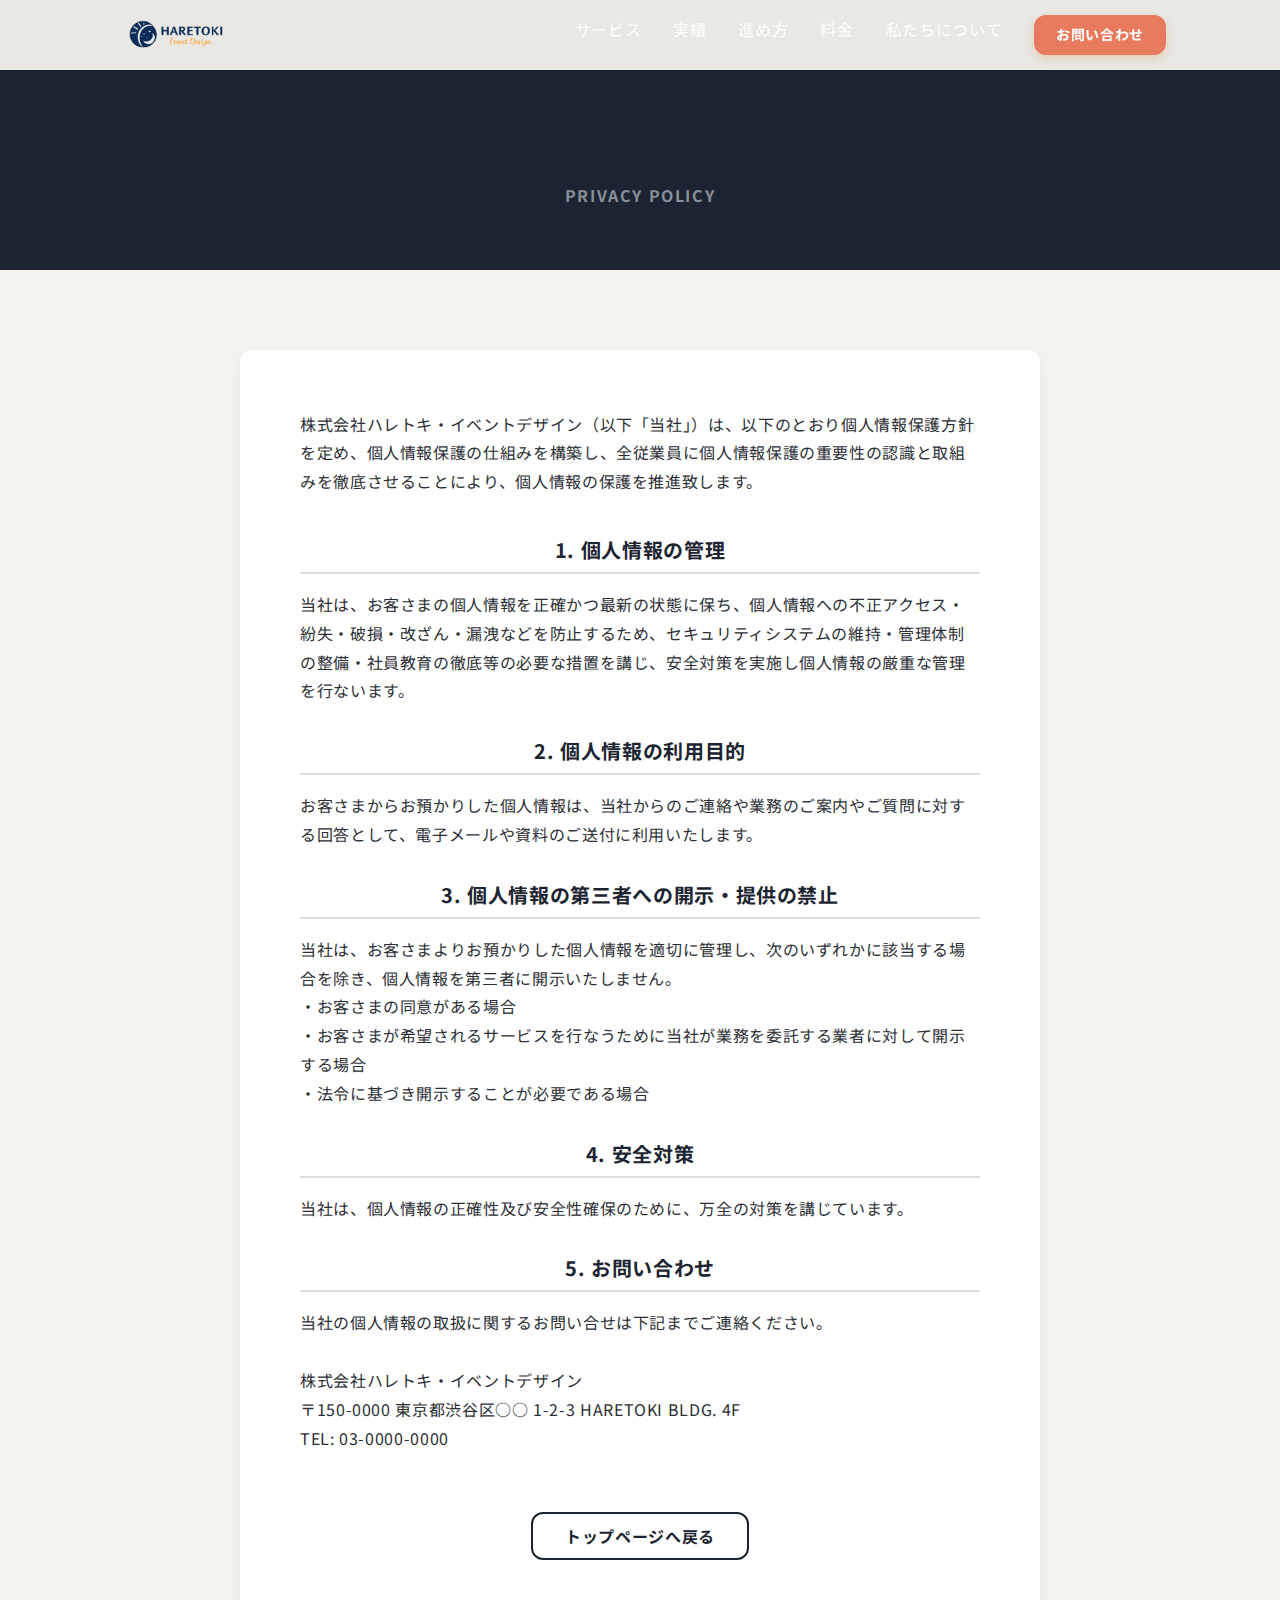
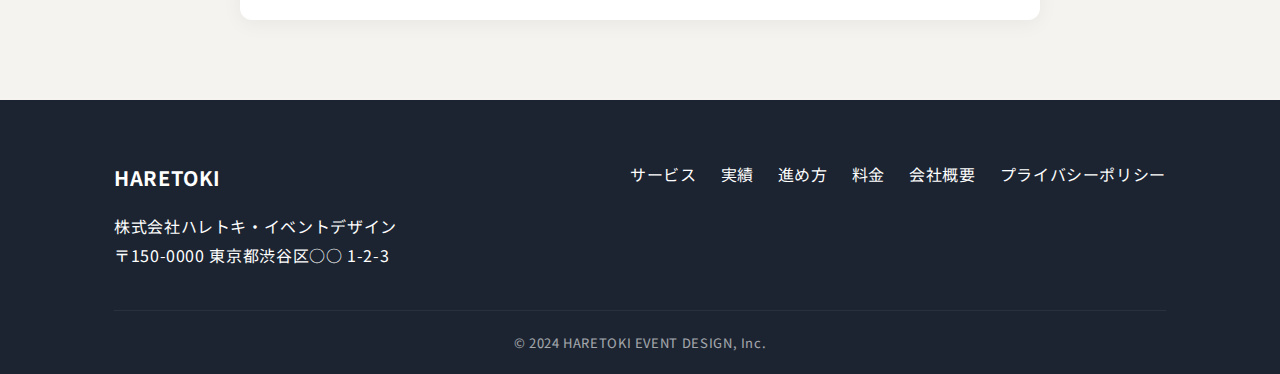
<file: privacy.html>
<!DOCTYPE html>
<html lang="ja">

<head>
    <meta charset="UTF-8">
    <meta name="viewport" content="width=device-width, initial-scale=1.0">
    <title>プライバシーポリシー | 株式会社ハレトキ・イベントデザイン（架空）</title>

    <!-- Fonts -->
    <link rel="preconnect" href="https://fonts.googleapis.com">
    <link rel="preconnect" href="https://fonts.gstatic.com" crossorigin>
    <link href="https://fonts.googleapis.com/css2?family=Noto+Sans+JP:wght@400;500;700&display=swap" rel="stylesheet">

    <!-- CSS -->
    <link rel="stylesheet" href="assets/css/reset.css">
    <link rel="stylesheet" href="assets/css/common.css">
    <link rel="stylesheet" href="assets/css/static.css">
    <link rel="stylesheet" href="assets/css/style.css?v=1">
</head>

<body>

    <!-- Header -->
    <header class="header">
        <div class="l-container header__inner">
            <a href="index.html" class="header__logo">
                <img src="company_logo.png" alt="HARETOKI">
            </a>
            <div class="hamburger">
                <span></span><span></span><span></span>
            </div>
            <nav class="header__nav">
                <ul class="header__nav-list">
                    <li><a href="services.html">サービス</a></li>
                    <li><a href="works.html">実績</a></li>
                    <li><a href="process.html">進め方</a></li>
                    <li><a href="pricing.html">料金</a></li>
                    <li><a href="about.html">私たちについて</a></li>
                    <li><a href="contact.html" class="btn btn-primary"
                            style="height: 40px; padding: 0 20px; font-size: 14px;">お問い合わせ</a></li>
                </ul>
            </nav>
        </div>
    </header>

    <!-- Page Header -->
    <div class="page-header-static">
        <div class="container">
            <h1 class="page-title-static">プライバシーポリシー</h1>
            <p class="page-subtitle-static">PRIVACY POLICY</p>
        </div>
    </div>

    <!-- Main Content -->
    <main class="static-main">
        <div class="container">
            <div class="static-document">

                <p class="privacy-intro">
                    株式会社ハレトキ・イベントデザイン（以下「当社」）は、以下のとおり個人情報保護方針を定め、個人情報保護の仕組みを構築し、全従業員に個人情報保護の重要性の認識と取組みを徹底させることにより、個人情報の保護を推進致します。
                </p>

                <h2 class="privacy-section-title">1. 個人情報の管理</h2>
                <p class="privacy-section-text">
                    当社は、お客さまの個人情報を正確かつ最新の状態に保ち、個人情報への不正アクセス・紛失・破損・改ざん・漏洩などを防止するため、セキュリティシステムの維持・管理体制の整備・社員教育の徹底等の必要な措置を講じ、安全対策を実施し個人情報の厳重な管理を行ないます。
                </p>

                <h2 class="privacy-section-title">2. 個人情報の利用目的</h2>
                <p class="privacy-section-text">お客さまからお預かりした個人情報は、当社からのご連絡や業務のご案内やご質問に対する回答として、電子メールや資料のご送付に利用いたします。</p>

                <h2 class="privacy-section-title">3. 個人情報の第三者への開示・提供の禁止</h2>
                <p class="privacy-section-text">当社は、お客さまよりお預かりした個人情報を適切に管理し、次のいずれかに該当する場合を除き、個人情報を第三者に開示いたしません。<br>
                    ・お客さまの同意がある場合<br>
                    ・お客さまが希望されるサービスを行なうために当社が業務を委託する業者に対して開示する場合<br>
                    ・法令に基づき開示することが必要である場合</p>

                <h2 class="privacy-section-title">4. 安全対策</h2>
                <p class="privacy-section-text">当社は、個人情報の正確性及び安全性確保のために、万全の対策を講じています。</p>

                <h2 class="privacy-section-title">5. お問い合わせ</h2>
                <p class="privacy-section-text">当社の個人情報の取扱に関するお問い合せは下記までご連絡ください。<br><br>
                    株式会社ハレトキ・イベントデザイン<br>
                    〒150-0000 東京都渋谷区○○ 1-2-3 HARETOKI BLDG. 4F<br>
                    TEL: 03-0000-0000</p>

                <div class="static-footer-action">
                    <a href="index.html" class="btn btn-secondary">トップページへ戻る</a>
                </div>
            </div>
        </div>
    </main>

    <!-- Footer -->
    <footer class="footer">
        <div class="l-container">
            <div class="footer__content">
                <div class="footer__info">
                    <div class="footer__logo">HARETOKI</div>
                    <p>株式会社ハレトキ・イベントデザイン<br>
                        〒150-0000 東京都渋谷区○○ 1-2-3</p>
                </div>
                <div class="footer__links">
                    <ul>
                        <li><a href="services.html">サービス</a></li>
                        <li><a href="works.html">実績</a></li>
                        <li><a href="process.html">進め方</a></li>
                        <li><a href="pricing.html">料金</a></li>
                        <li><a href="about.html">会社概要</a></li>
                        <li><a href="privacy.html">プライバシーポリシー</a></li>
                    </ul>
                </div>
            </div>
            <div class="copyright">
                © 2024 HARETOKI EVENT DESIGN, Inc.
            </div>
        </div>
    </footer>

    <script src="assets/js/main.js"></script>
</body>

</html>
</file>
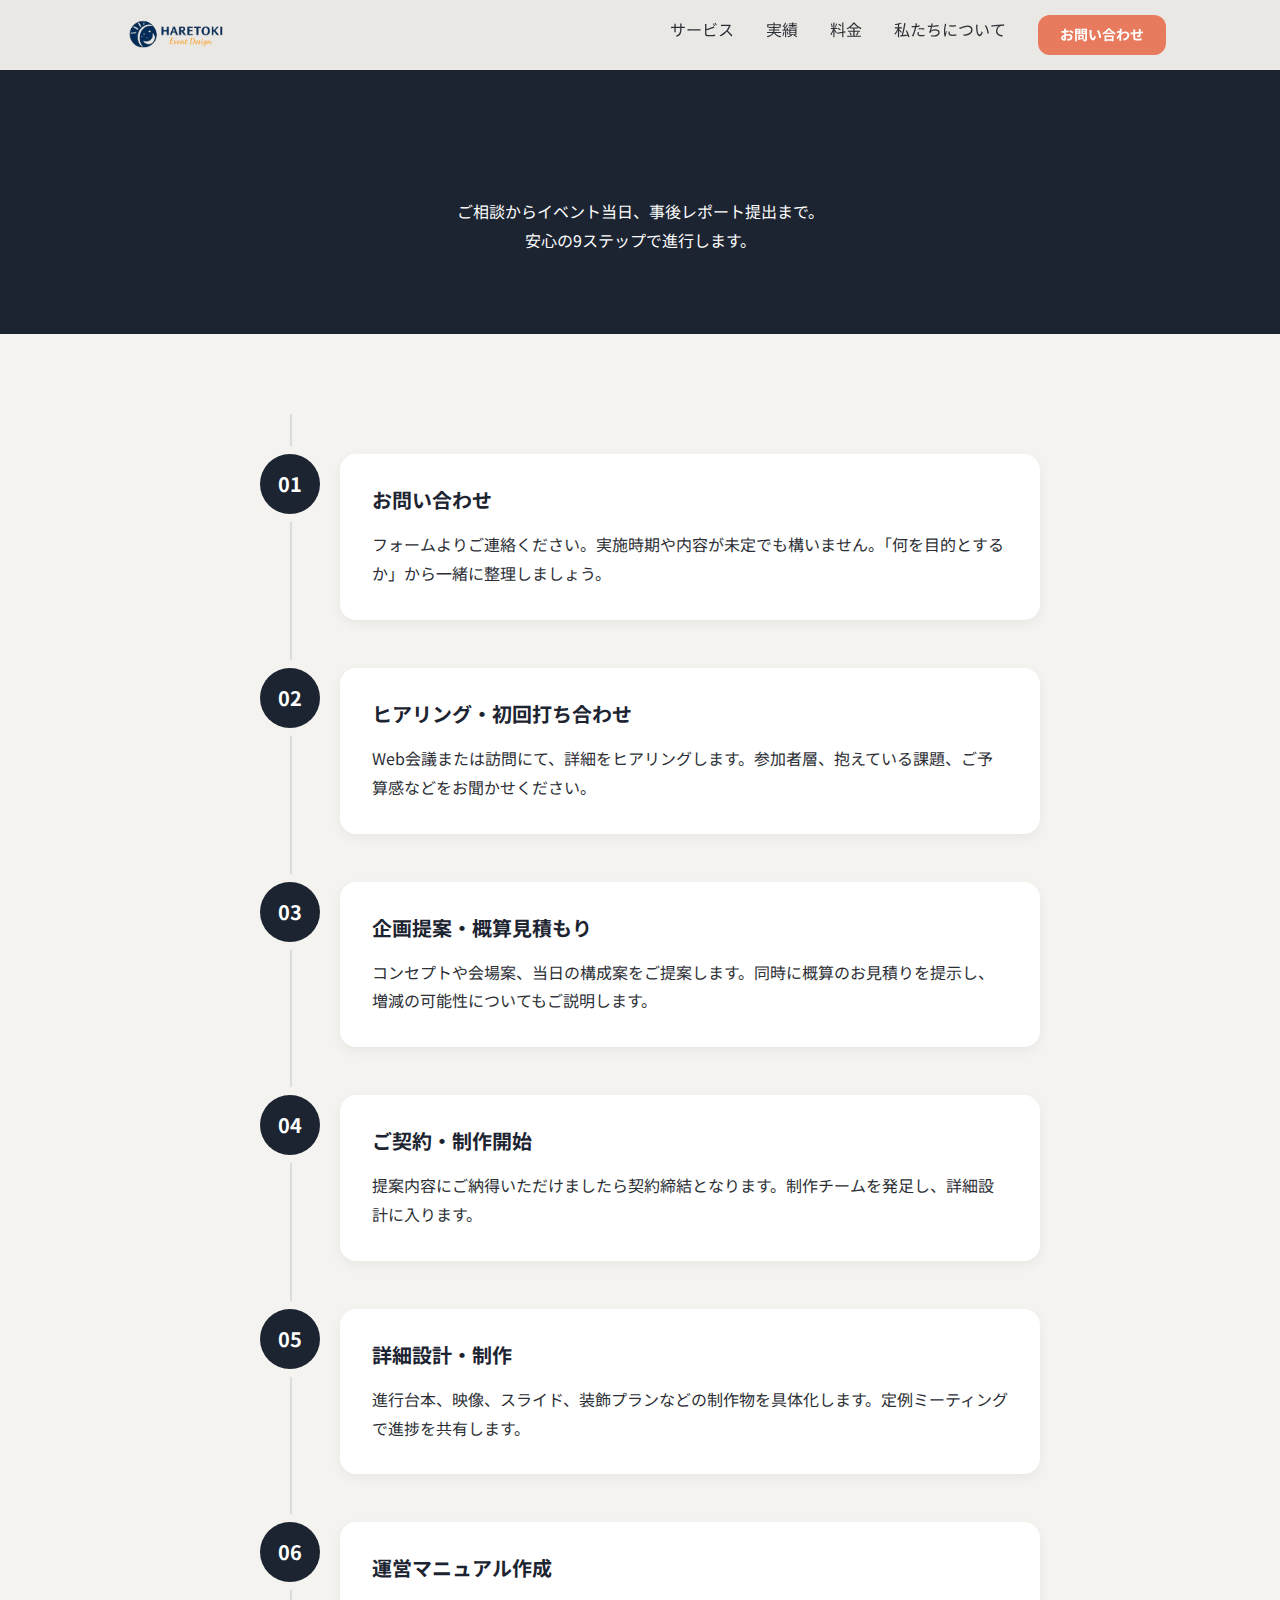
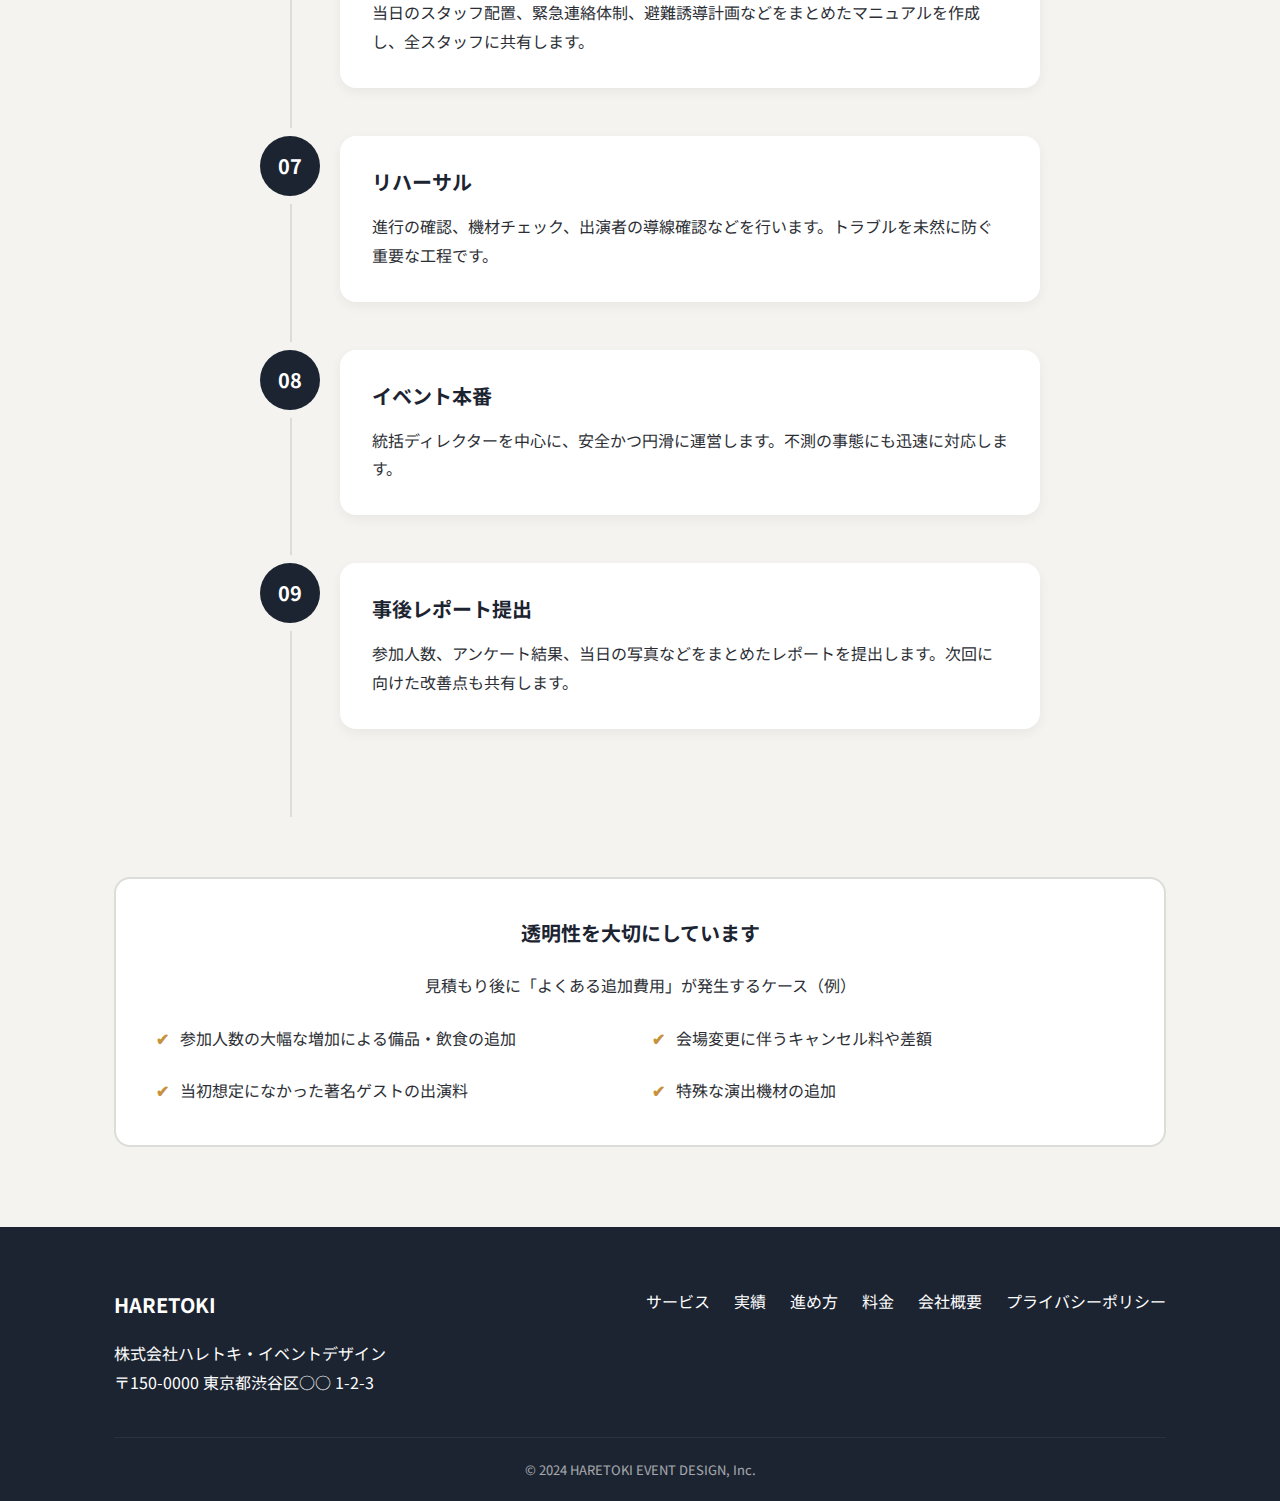
<file: process.html>
<!DOCTYPE html>
<html lang="ja">

<head>
    <meta charset="UTF-8">
    <meta name="viewport" content="width=device-width, initial-scale=1.0">
    <title>進め方 | 株式会社ハレトキ・イベントデザイン</title>
    <meta name="description" content="ハレトキのイベント制作フローをご紹介します。お問い合わせから事後レポートまで、9つのステップで着実に進行します。">
    <link rel="preconnect" href="https://fonts.googleapis.com">
    <link rel="preconnect" href="https://fonts.gstatic.com" crossorigin>
    <link href="https://fonts.googleapis.com/css2?family=Noto+Sans+JP:wght@400;500;700&display=swap" rel="stylesheet">
    <link rel="stylesheet" href="assets/css/style.css?v=1">
    <style>
        .page-header {
            background-color: var(--c-midnight-blue);
            color: #fff;
            padding: 120px 0 80px;
            text-align: center;
        }

        /* Process Timeline */
        .process-timeline {
            position: relative;
            max-width: 800px;
            margin: 0 auto;
            padding: 40px 0;
        }

        .process-timeline::before {
            content: "";
            position: absolute;
            top: 0;
            left: 50px;
            height: 100%;
            width: 2px;
            background: var(--c-line-gray);
            z-index: 0;
        }

        .process-item {
            position: relative;
            margin-bottom: 48px;
            padding-left: 100px;
        }

        .process-num {
            position: absolute;
            left: 20px;
            top: 0;
            width: 60px;
            height: 60px;
            background: var(--c-midnight-blue);
            color: #fff;
            border-radius: 50%;
            display: flex;
            justify-content: center;
            align-items: center;
            font-weight: 700;
            font-size: 20px;
            box-shadow: 0 0 0 8px var(--c-soft-ivory);
            /* mask line */
            z-index: 1;
        }

        .process-content {
            background: #fff;
            padding: 32px;
            border-radius: var(--r-card);
            box-shadow: 0 4px 12px rgba(0, 0, 0, 0.05);
        }

        .process-content h3 {
            font-size: 20px;
            color: var(--c-midnight-blue);
            margin-bottom: 16px;
        }

        /* Additional Costs Box */
        .note-box {
            background: #fff;
            border: 2px solid var(--c-line-gray);
            padding: 40px;
            border-radius: var(--r-card);
            margin-top: 60px;
        }

        .note-box h3 {
            text-align: center;
            font-size: 20px;
            margin-bottom: 24px;
            color: var(--c-midnight-blue);
        }

        .note-list {
            display: grid;
            grid-template-columns: 1fr 1fr;
            gap: 24px;
        }

        .note-list li {
            padding-left: 1.5em;
            position: relative;
        }

        .note-list li::before {
            content: "✔";
            position: absolute;
            left: 0;
            color: var(--c-muted-amber);
            font-weight: bold;
        }

        @media(max-width: 768px) {
            .process-timeline::before {
                left: 20px;
            }

            .process-item {
                padding-left: 60px;
            }

            .process-num {
                left: 0;
                width: 40px;
                height: 40px;
                font-size: 16px;
                box-shadow: 0 0 0 4px var(--c-soft-ivory);
            }

            .note-list {
                grid-template-columns: 1fr;
            }
        }
    </style>
</head>

<body>

    <!-- Header -->
    <header class="header">
        <div class="l-container header__inner">
            <a href="index.html" class="header__logo">
                <img src="company_logo.png" alt="HARETOKI">
            </a>
            <div class="hamburger">
                <span></span><span></span><span></span>
            </div>
            <nav class="header__nav">
                <ul class="header__nav-list">
                    <li><a href="services.html">サービス</a></li>
                    <li><a href="works.html">実績</a></li>
                    <li><a href="pricing.html">料金</a></li>
                    <li><a href="about.html">私たちについて</a></li>
                    <li><a href="contact.html" class="btn btn-primary"
                            style="height: 40px; padding: 0 20px; font-size: 14px;">お問い合わせ</a></li>
                </ul>
            </nav>
        </div>
    </header>

    <div class="page-header">
        <div class="l-container">
            <h1>制作の流れ</h1>
            <p>ご相談からイベント当日、事後レポート提出まで。<br>安心の9ステップで進行します。</p>
        </div>
    </div>

    <main class="l-section">
        <div class="l-container">
            <div class="process-timeline">
                <!-- 1 -->
                <div class="process-item">
                    <div class="process-num">01</div>
                    <div class="process-content">
                        <h3>お問い合わせ</h3>
                        <p>フォームよりご連絡ください。実施時期や内容が未定でも構いません。「何を目的とするか」から一緒に整理しましょう。</p>
                    </div>
                </div>
                <!-- 2 -->
                <div class="process-item">
                    <div class="process-num">02</div>
                    <div class="process-content">
                        <h3>ヒアリング・初回打ち合わせ</h3>
                        <p>Web会議または訪問にて、詳細をヒアリングします。参加者層、抱えている課題、ご予算感などをお聞かせください。</p>
                    </div>
                </div>
                <!-- 3 -->
                <div class="process-item">
                    <div class="process-num">03</div>
                    <div class="process-content">
                        <h3>企画提案・概算見積もり</h3>
                        <p>コンセプトや会場案、当日の構成案をご提案します。同時に概算のお見積りを提示し、増減の可能性についてもご説明します。</p>
                    </div>
                </div>
                <!-- 4 -->
                <div class="process-item">
                    <div class="process-num">04</div>
                    <div class="process-content">
                        <h3>ご契約・制作開始</h3>
                        <p>提案内容にご納得いただけましたら契約締結となります。制作チームを発足し、詳細設計に入ります。</p>
                    </div>
                </div>
                <!-- 5 -->
                <div class="process-item">
                    <div class="process-num">05</div>
                    <div class="process-content">
                        <h3>詳細設計・制作</h3>
                        <p>進行台本、映像、スライド、装飾プランなどの制作物を具体化します。定例ミーティングで進捗を共有します。</p>
                    </div>
                </div>
                <!-- 6 -->
                <div class="process-item">
                    <div class="process-num">06</div>
                    <div class="process-content">
                        <h3>運営マニュアル作成</h3>
                        <p>当日のスタッフ配置、緊急連絡体制、避難誘導計画などをまとめたマニュアルを作成し、全スタッフに共有します。</p>
                    </div>
                </div>
                <!-- 7 -->
                <div class="process-item">
                    <div class="process-num">07</div>
                    <div class="process-content">
                        <h3>リハーサル</h3>
                        <p>進行の確認、機材チェック、出演者の導線確認などを行います。トラブルを未然に防ぐ重要な工程です。</p>
                    </div>
                </div>
                <!-- 8 -->
                <div class="process-item">
                    <div class="process-num">08</div>
                    <div class="process-content">
                        <h3>イベント本番</h3>
                        <p>統括ディレクターを中心に、安全かつ円滑に運営します。不測の事態にも迅速に対応します。</p>
                    </div>
                </div>
                <!-- 9 -->
                <div class="process-item">
                    <div class="process-num">09</div>
                    <div class="process-content">
                        <h3>事後レポート提出</h3>
                        <p>参加人数、アンケート結果、当日の写真などをまとめたレポートを提出します。次回に向けた改善点も共有します。</p>
                    </div>
                </div>
            </div>

            <div class="note-box">
                <h3>透明性を大切にしています</h3>
                <p class="text-center mb-md">見積もり後に「よくある追加費用」が発生するケース（例）</p>
                <ul class="note-list">
                    <li>参加人数の大幅な増加による備品・飲食の追加</li>
                    <li>会場変更に伴うキャンセル料や差額</li>
                    <li>当初想定になかった著名ゲストの出演料</li>
                    <li>特殊な演出機材の追加</li>
                </ul>
            </div>

        </div>
    </main>

    <!-- Footer -->
    <footer class="footer">
        <div class="l-container">
            <div class="footer__content">
                <div class="footer__info">
                    <div class="footer__logo">HARETOKI</div>
                    <p>株式会社ハレトキ・イベントデザイン<br>
                        〒150-0000 東京都渋谷区○○ 1-2-3</p>
                </div>
                <div class="footer__links">
                    <ul>
                        <li><a href="services.html">サービス</a></li>
                        <li><a href="works.html">実績</a></li>
                        <li><a href="process.html">進め方</a></li>
                        <li><a href="pricing.html">料金</a></li>
                        <li><a href="about.html">会社概要</a></li>
                        <li><a href="privacy.html">プライバシーポリシー</a></li>
                    </ul>
                </div>
            </div>
            <div class="copyright">
                © 2024 HARETOKI EVENT DESIGN, Inc.
            </div>
        </div>
    </footer>

    <script src="assets/js/main.js"></script>
</body>

</html>
</file>
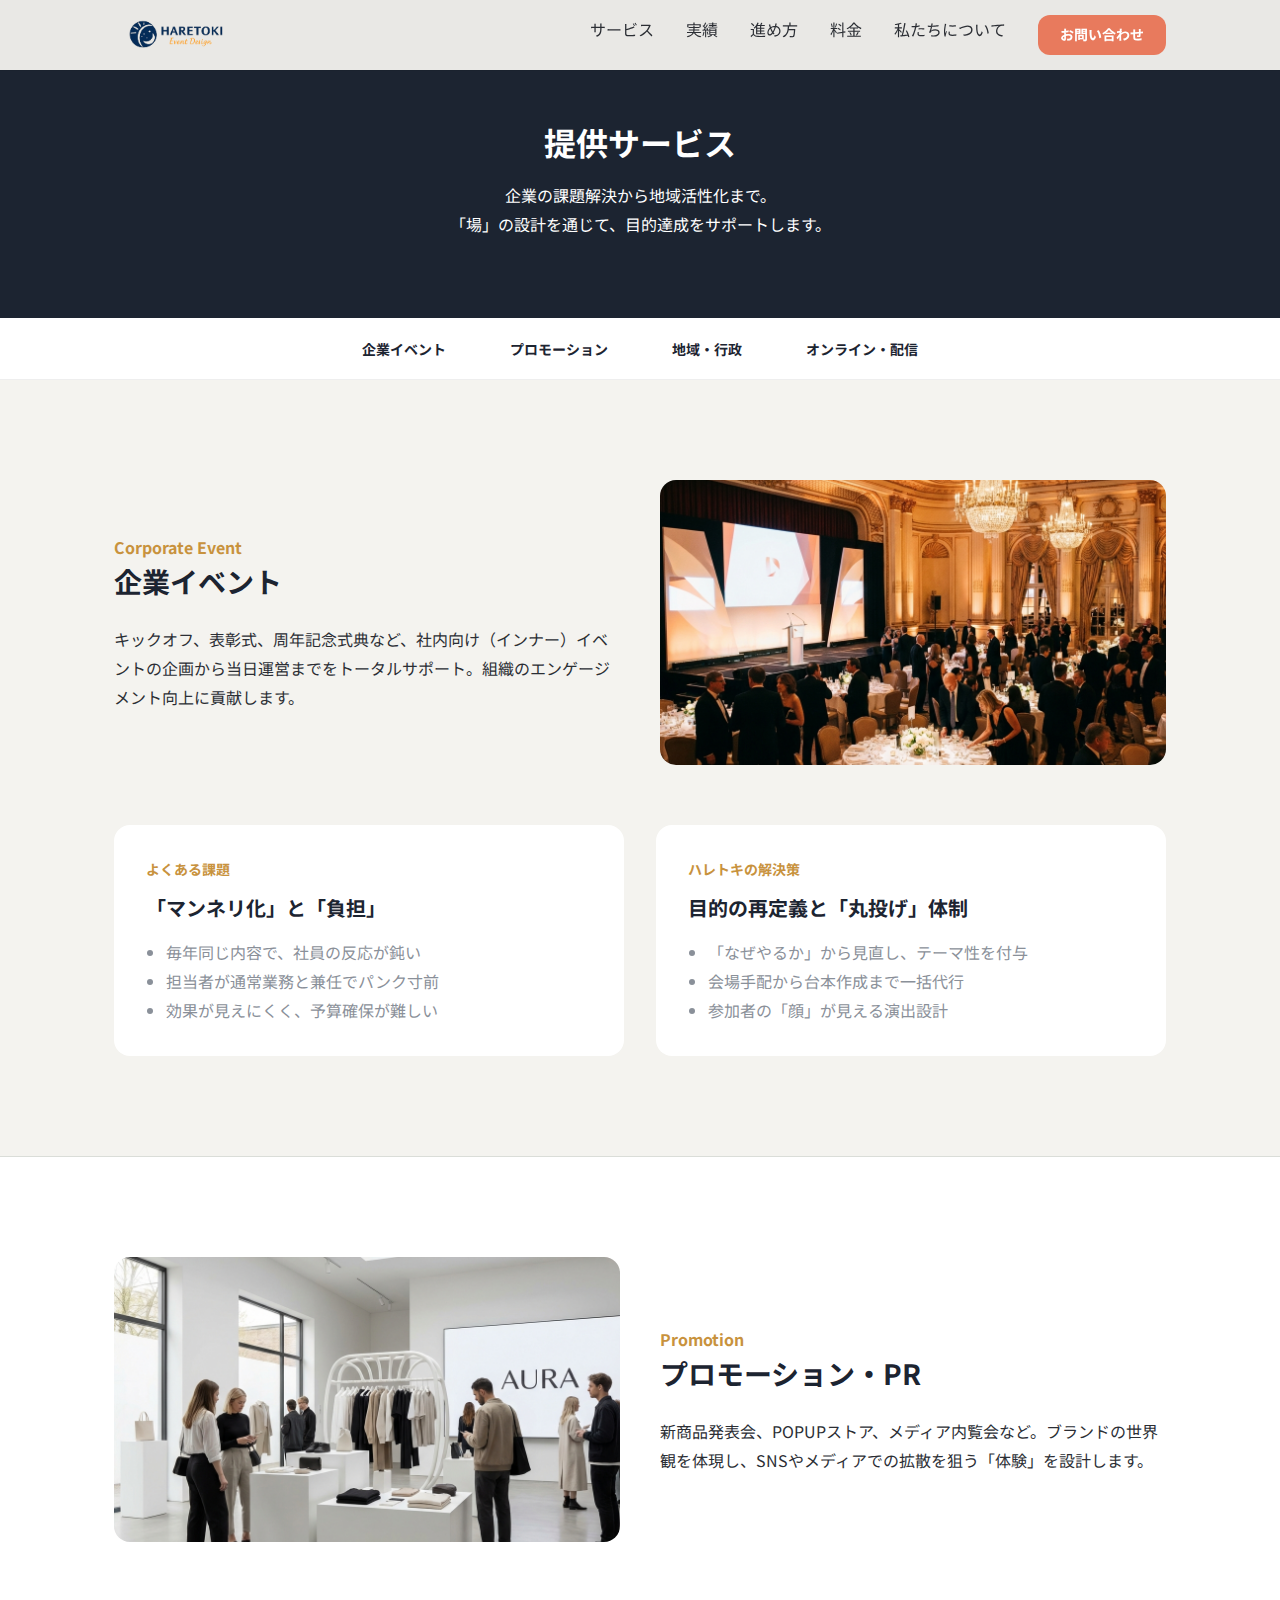
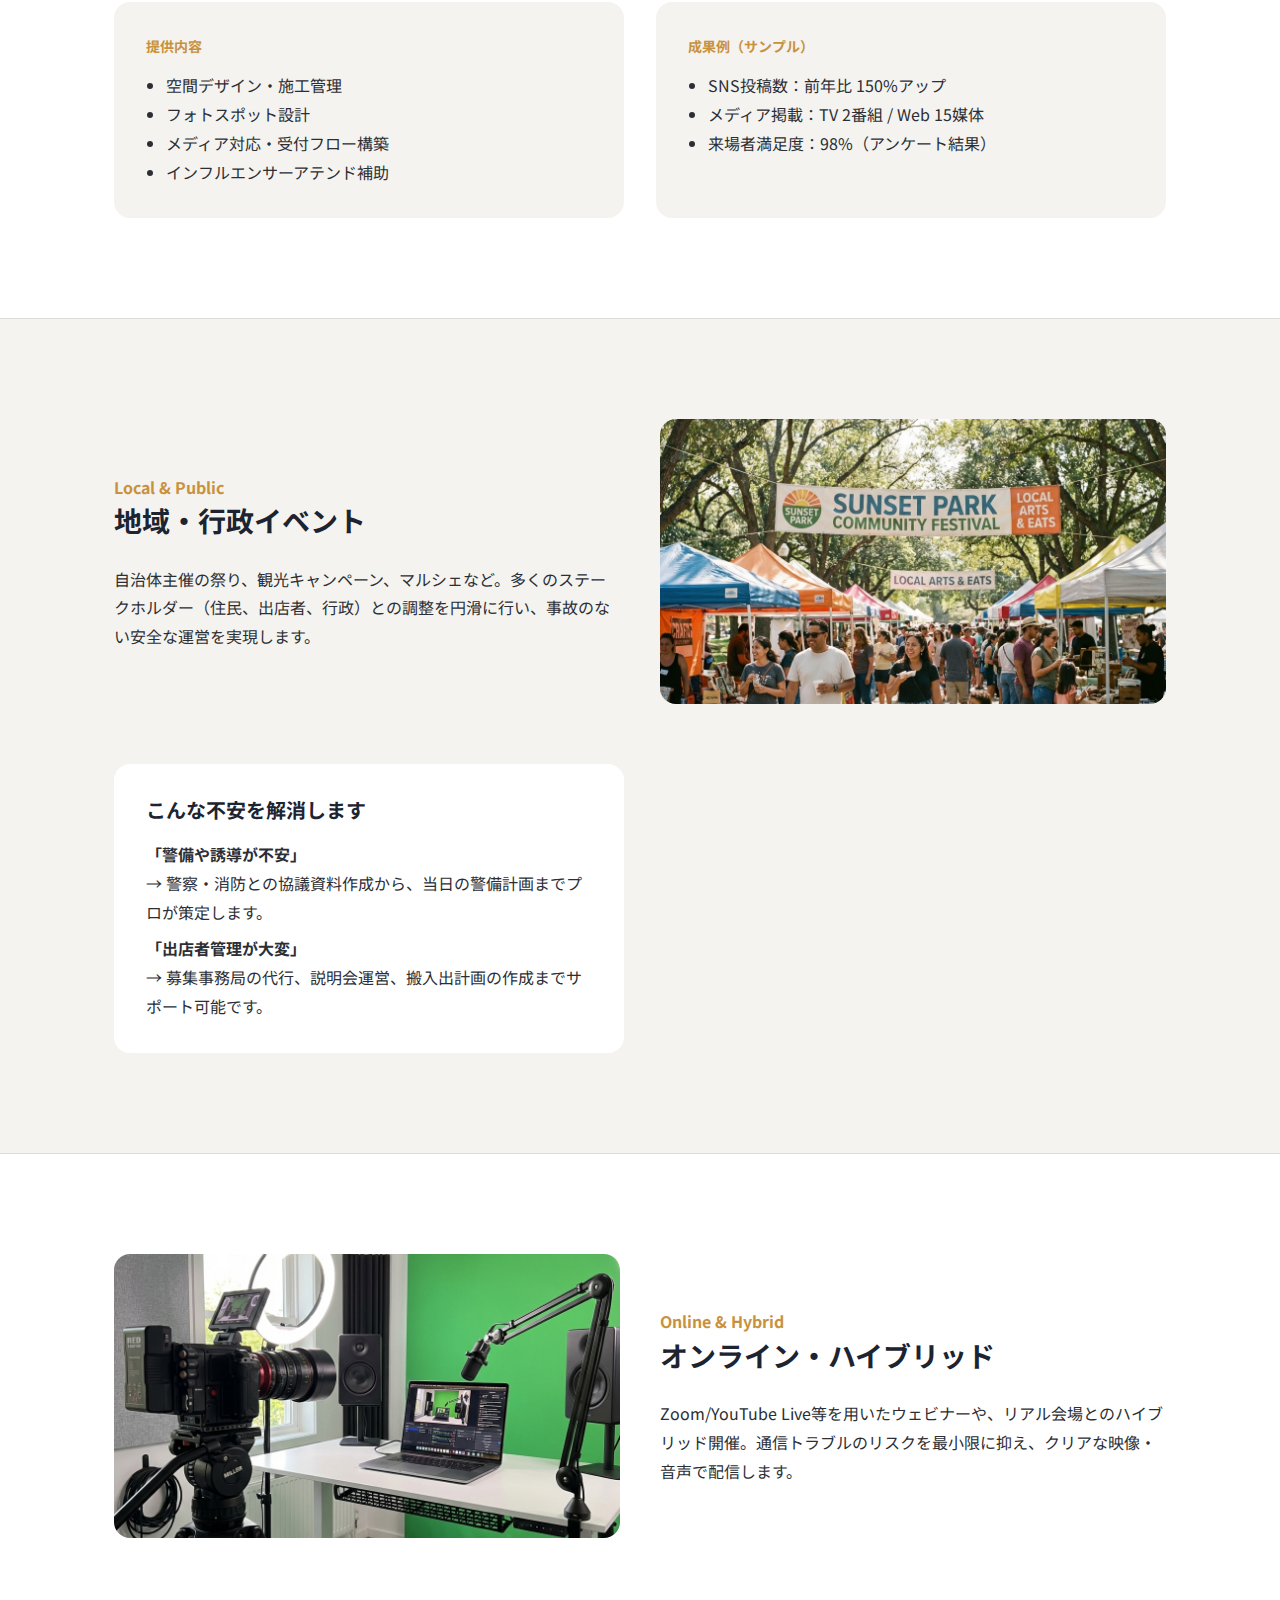
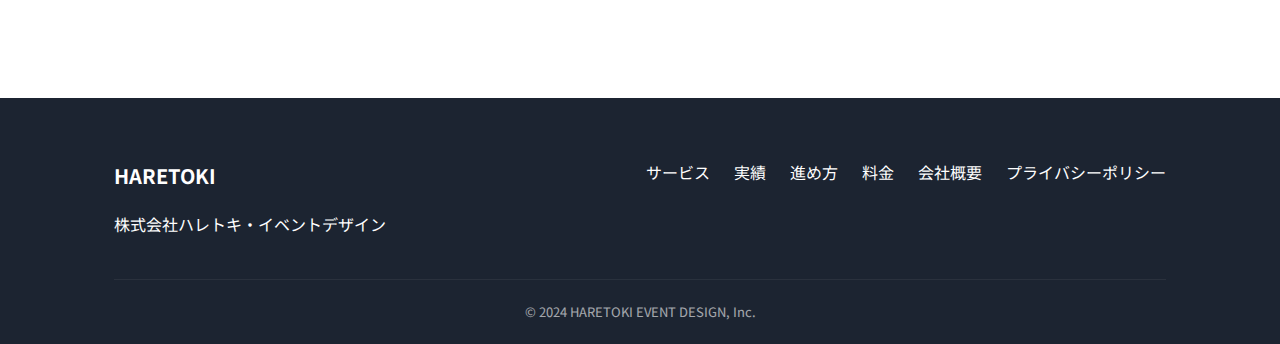
<file: services.html>
<!DOCTYPE html>
<html lang="ja">

<head>
    <meta charset="UTF-8">
    <meta name="viewport" content="width=device-width, initial-scale=1.0">
    <title>サービス一覧 | 株式会社ハレトキ・イベントデザイン</title>
    <meta name="description"
        content="ハレトキが提供するイベント企画・運営サービスの詳細です。企業イベント、プロモーション、地域イベント、オンライン配信など、目的と課題に合わせて最適なプランをご提案します。">
    <link rel="preconnect" href="https://fonts.googleapis.com">
    <link rel="preconnect" href="https://fonts.gstatic.com" crossorigin>
    <link href="https://fonts.googleapis.com/css2?family=Noto+Sans+JP:wght@400;500;700&display=swap" rel="stylesheet">
    <link rel="stylesheet" href="assets/css/style.css?v=1">
    <style>
        /* Service Page Specific Styles */
        .page-header {
            background-color: var(--c-midnight-blue);
            color: #fff;
            padding: 120px 0 80px;
            text-align: center;
        }

        .page-header h1 {
            color: #fff;
            font-size: 32px;
            margin-bottom: 16px;
        }

        .service-nav {
            background: #fff;
            position: sticky;
            top: 70px;
            z-index: 100;
            border-bottom: 1px solid #eee;
            padding: 16px 0;
        }

        .service-nav ul {
            display: flex;
            justify-content: center;
            gap: 32px;
            flex-wrap: wrap;
        }

        .service-nav a {
            color: var(--c-midnight-blue);
            font-weight: 700;
            font-size: 14px;
            padding: 8px 16px;
            border-radius: 20px;
            transition: background 0.3s;
        }

        .service-nav a:hover,
        .service-nav a.is-active {
            background-color: var(--c-soft-ivory);
        }

        @media(max-width: 768px) {
            .service-nav ul {
                gap: 12px;
            }

            .service-nav a {
                font-size: 12px;
                padding: 6px 12px;
            }
        }

        .service-block {
            padding: 100px 0;
            border-bottom: 1px solid var(--c-line-gray);
        }

        .service-block:last-child {
            border-bottom: none;
        }

        .service-hero {
            display: grid;
            grid-template-columns: 1fr 1fr;
            gap: 40px;
            align-items: center;
            margin-bottom: 60px;
        }

        .service-hero__img img {
            width: 100%;
            border-radius: var(--r-card);
            aspect-ratio: 16 / 9;
            object-fit: cover;
        }

        @media(max-width: 768px) {
            .service-hero {
                grid-template-columns: 1fr;
            }
        }

        .service-detail-grid {
            display: grid;
            grid-template-columns: repeat(2, 1fr);
            gap: 32px;
        }

        .service-card {
            background: #fff;
            padding: 32px;
            border-radius: var(--r-card);
        }

        .service-card__label {
            color: var(--c-muted-amber);
            font-weight: 700;
            font-size: 14px;
            display: block;
            margin-bottom: 12px;
        }

        @media(max-width: 768px) {
            .service-detail-grid {
                grid-template-columns: 1fr;
            }
        }
    </style>
</head>

<body>

    <!-- Header (Same as index) -->
    <header class="header">
        <div class="l-container header__inner">
            <a href="index.html" class="header__logo">
                <img src="company_logo.png" alt="HARETOKI">
            </a>
            <div class="hamburger">
                <span></span><span></span><span></span>
            </div>
            <nav class="header__nav">
                <ul class="header__nav-list">
                    <li><a href="services.html">サービス</a></li>
                    <li><a href="works.html">実績</a></li>
                    <li><a href="process.html">進め方</a></li>
                    <li><a href="pricing.html">料金</a></li>
                    <li><a href="about.html">私たちについて</a></li>
                    <li><a href="contact.html" class="btn btn-primary"
                            style="height: 40px; padding: 0 20px; font-size: 14px;">お問い合わせ</a></li>
                </ul>
            </nav>
        </div>
    </header>

    <div class="page-header">
        <div class="l-container">
            <h1>提供サービス</h1>
            <p>企業の課題解決から地域活性化まで。<br>「場」の設計を通じて、目的達成をサポートします。</p>
        </div>
    </div>

    <div class="service-nav">
        <div class="l-container">
            <ul>
                <li><a href="#corporate">企業イベント</a></li>
                <li><a href="#promotion">プロモーション</a></li>
                <li><a href="#local">地域・行政</a></li>
                <li><a href="#online">オンライン・配信</a></li>
            </ul>
        </div>
    </div>

    <main>
        <!-- Corporate -->
        <section id="corporate" class="service-block">
            <div class="l-container">
                <div class="service-hero">
                    <div class="service-hero__text">
                        <span style="color:var(--c-muted-amber); font-weight:700;">Corporate Event</span>
                        <h2 class="mb-md text-left" style="text-align:left; margin-bottom:24px;">企業イベント</h2>
                        <p>キックオフ、表彰式、周年記念式典など、社内向け（インナー）イベントの企画から当日運営までをトータルサポート。組織のエンゲージメント向上に貢献します。</p>
                    </div>
                    <div class="service-hero__img">
                        <img src="assets/img/service_corporate.jpg" alt="Corporate Event">
                    </div>
                </div>

                <div class="service-detail-grid">
                    <div class="service-card">
                        <span class="service-card__label">よくある課題</span>
                        <h3 style="font-size:20px; margin-bottom:16px;">「マンネリ化」と「負担」</h3>
                        <ul style="list-style:disc; margin-left:20px; color:var(--c-slate-gray);">
                            <li>毎年同じ内容で、社員の反応が鈍い</li>
                            <li>担当者が通常業務と兼任でパンク寸前</li>
                            <li>効果が見えにくく、予算確保が難しい</li>
                        </ul>
                    </div>
                    <div class="service-card">
                        <span class="service-card__label">ハレトキの解決策</span>
                        <h3 style="font-size:20px; margin-bottom:16px;">目的の再定義と「丸投げ」体制</h3>
                        <ul style="list-style:disc; margin-left:20px; color:var(--c-slate-gray);">
                            <li>「なぜやるか」から見直し、テーマ性を付与</li>
                            <li>会場手配から台本作成まで一括代行</li>
                            <li>参加者の「顔」が見える演出設計</li>
                        </ul>
                    </div>
                </div>
            </div>
        </section>

        <!-- Promotion -->
        <section id="promotion" class="service-block" style="background:#fff;">
            <div class="l-container">
                <div class="service-hero">
                    <div class="service-hero__img">
                        <img src="assets/img/service_promotion.jpg" alt="Promotion Event">
                    </div>
                    <div class="service-hero__text">
                        <span style="color:var(--c-muted-amber); font-weight:700;">Promotion</span>
                        <h2 class="mb-md text-left" style="text-align:left; margin-bottom:24px;">プロモーション・PR</h2>
                        <p>新商品発表会、POPUPストア、メディア内覧会など。ブランドの世界観を体現し、SNSやメディアでの拡散を狙う「体験」を設計します。</p>
                    </div>
                </div>
                <div class="service-detail-grid">
                    <div class="service-card" style="background:var(--c-soft-ivory);">
                        <span class="service-card__label">提供内容</span>
                        <ul style="list-style:disc; margin-left:20px;">
                            <li>空間デザイン・施工管理</li>
                            <li>フォトスポット設計</li>
                            <li>メディア対応・受付フロー構築</li>
                            <li>インフルエンサーアテンド補助</li>
                        </ul>
                    </div>
                    <div class="service-card" style="background:var(--c-soft-ivory);">
                        <span class="service-card__label">成果例（サンプル）</span>
                        <ul style="list-style:disc; margin-left:20px;">
                            <li>SNS投稿数：前年比 150%アップ</li>
                            <li>メディア掲載：TV 2番組 / Web 15媒体</li>
                            <li>来場者満足度：98%（アンケート結果）</li>
                        </ul>
                    </div>
                </div>
            </div>
        </section>

        <!-- Local -->
        <section id="local" class="service-block">
            <div class="l-container">
                <div class="service-hero">
                    <div class="service-hero__text">
                        <span style="color:var(--c-muted-amber); font-weight:700;">Local & Public</span>
                        <h2 class="mb-md text-left" style="text-align:left; margin-bottom:24px;">地域・行政イベント</h2>
                        <p>自治体主催の祭り、観光キャンペーン、マルシェなど。多くのステークホルダー（住民、出店者、行政）との調整を円滑に行い、事故のない安全な運営を実現します。</p>
                    </div>
                    <div class="service-hero__img">
                        <img src="assets/img/service_local.jpg" alt="Local Event">
                    </div>
                </div>
                <div class="service-detail-grid">
                    <div class="service-card">
                        <h3 style="font-size:20px; margin-bottom:16px;">こんな不安を解消します</h3>
                        <p class="mb-sm"><strong>「警備や誘導が不安」</strong><br>→ 警察・消防との協議資料作成から、当日の警備計画までプロが策定します。</p>
                        <p><strong>「出店者管理が大変」</strong><br>→ 募集事務局の代行、説明会運営、搬入出計画の作成までサポート可能です。</p>
                    </div>
                </div>
            </div>
        </section>

        <!-- Online -->
        <section id="online" class="service-block" style="background:#fff;">
            <div class="l-container">
                <div class="service-hero">
                    <div class="service-hero__img">
                        <img src="assets/img/service_online.jpg" alt="Online Event">
                    </div>
                    <div class="service-hero__text">
                        <span style="color:var(--c-muted-amber); font-weight:700;">Online & Hybrid</span>
                        <h2 class="mb-md text-left" style="text-align:left; margin-bottom:24px;">オンライン・ハイブリッド</h2>
                        <p>Zoom/YouTube Live等を用いたウェビナーや、リアル会場とのハイブリッド開催。通信トラブルのリスクを最小限に抑え、クリアな映像・音声で配信します。</p>
                    </div>
                </div>
            </div>
        </section>
    </main>

    <!-- Footer -->
    <footer class="footer">
        <div class="l-container">
            <div class="footer__content">
                <div class="footer__info">
                    <div class="footer__logo">HARETOKI</div>
                    <p>株式会社ハレトキ・イベントデザイン</p>
                </div>
                <div class="footer__links">
                    <ul>
                        <li><a href="services.html">サービス</a></li>
                        <li><a href="works.html">実績</a></li>
                        <li><a href="process.html">進め方</a></li>
                        <li><a href="pricing.html">料金</a></li>
                        <li><a href="about.html">会社概要</a></li>
                        <li><a href="privacy.html">プライバシーポリシー</a></li>
                    </ul>
                </div>
            </div>
            <div class="copyright">
                © 2024 HARETOKI EVENT DESIGN, Inc.
            </div>
        </div>
    </footer>

    <script src="assets/js/main.js"></script>
</body>

</html>
</file>
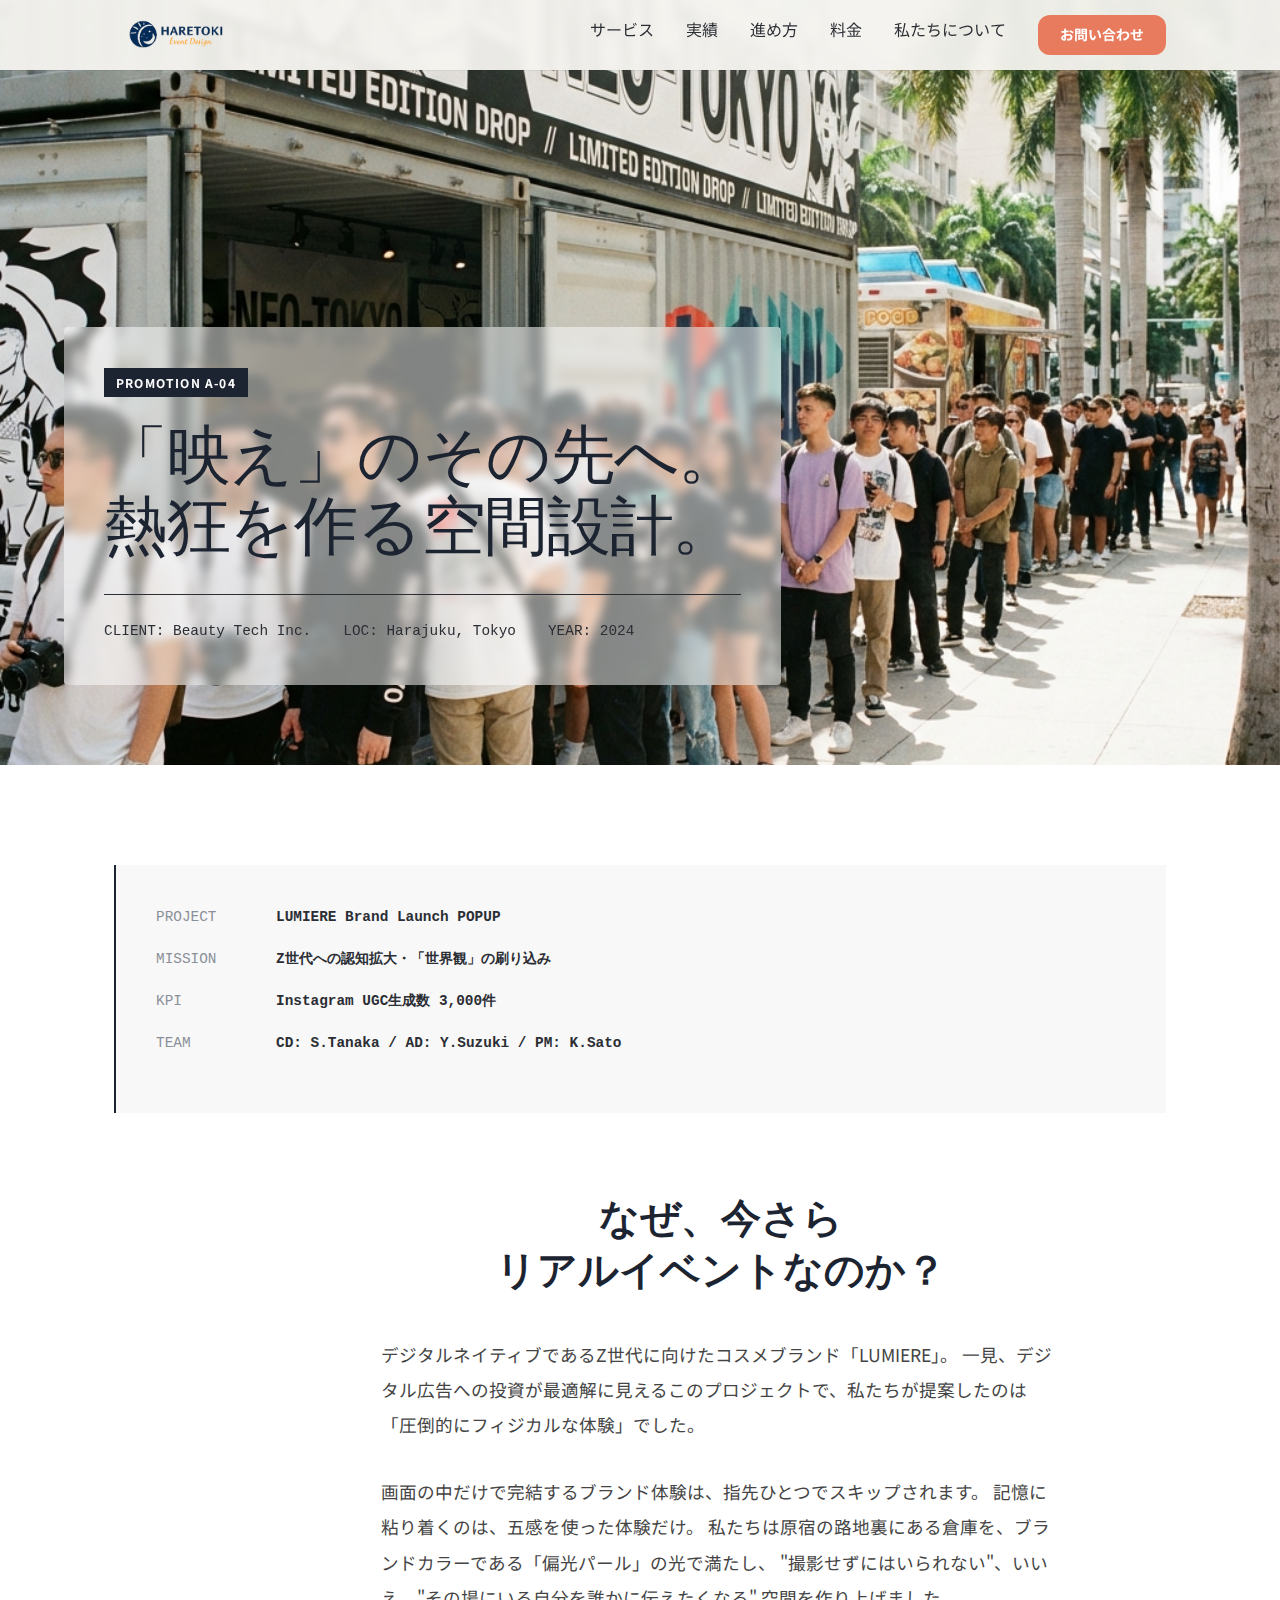
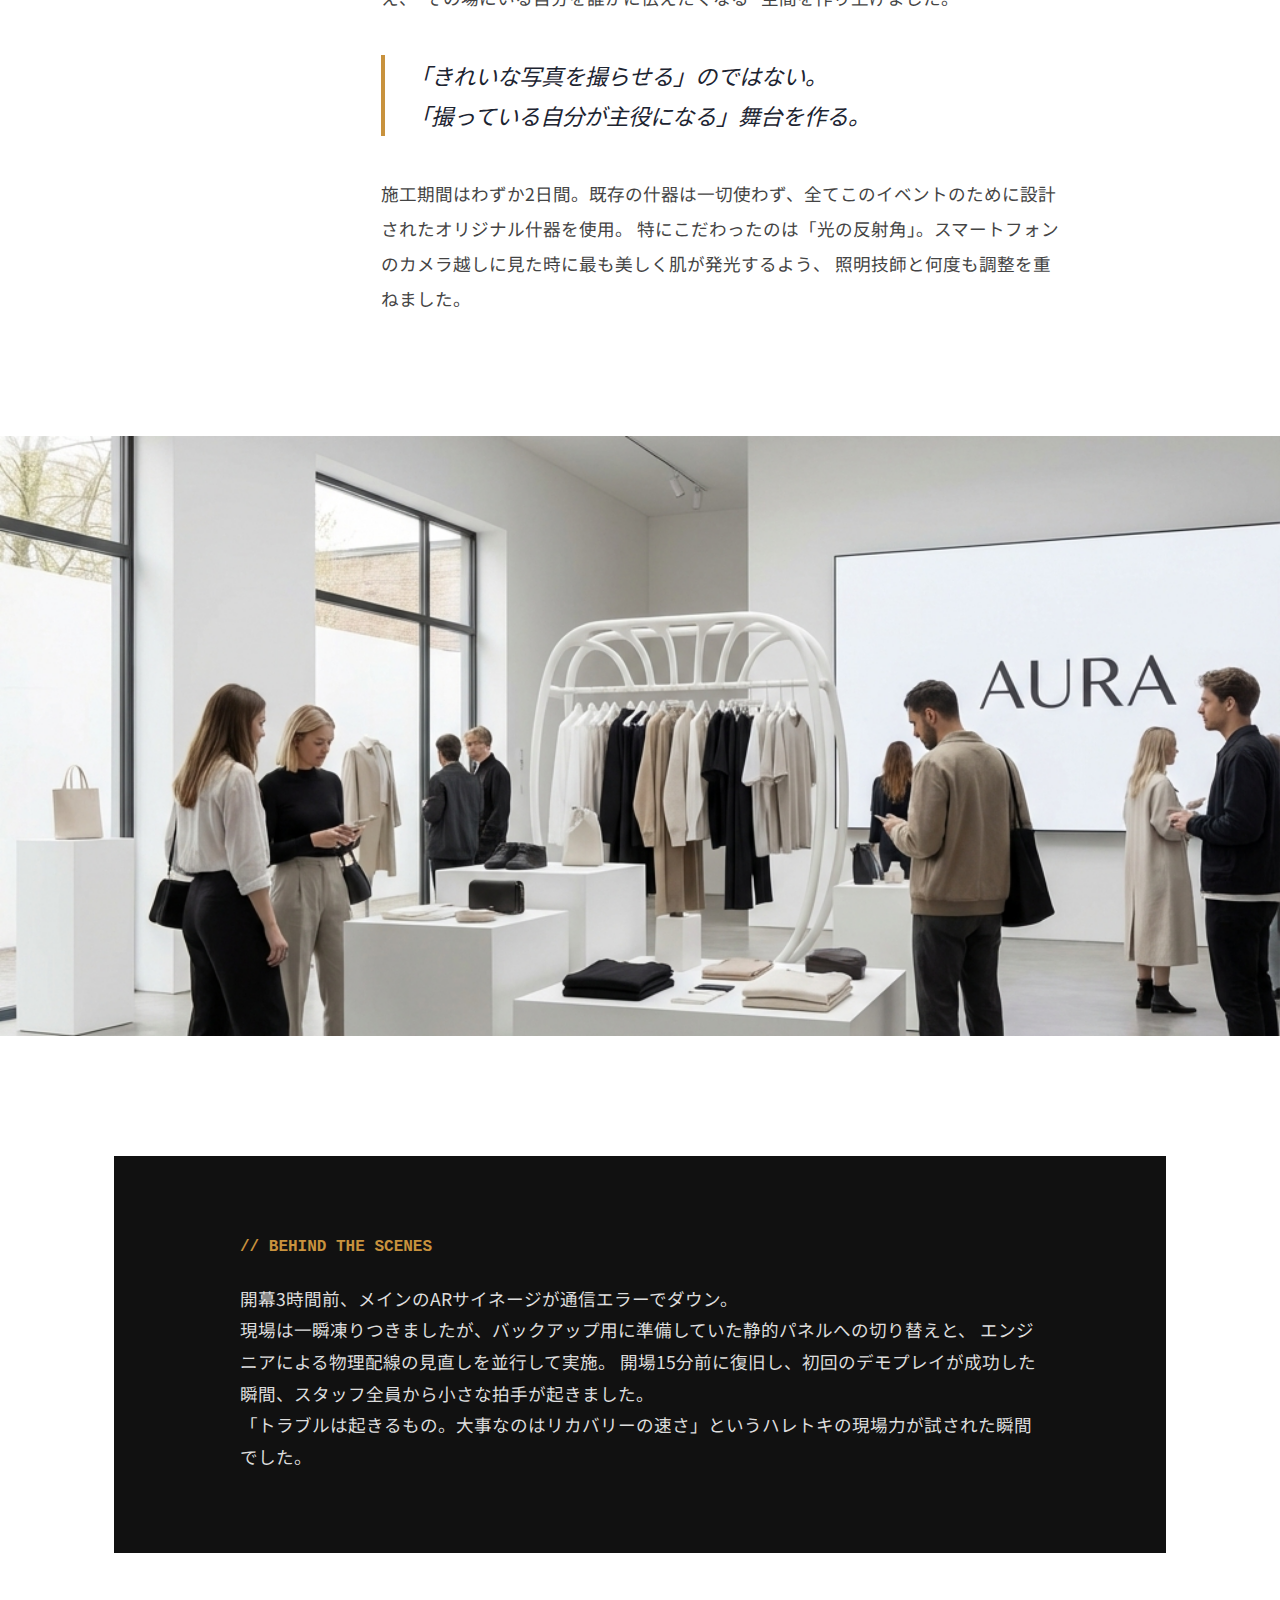
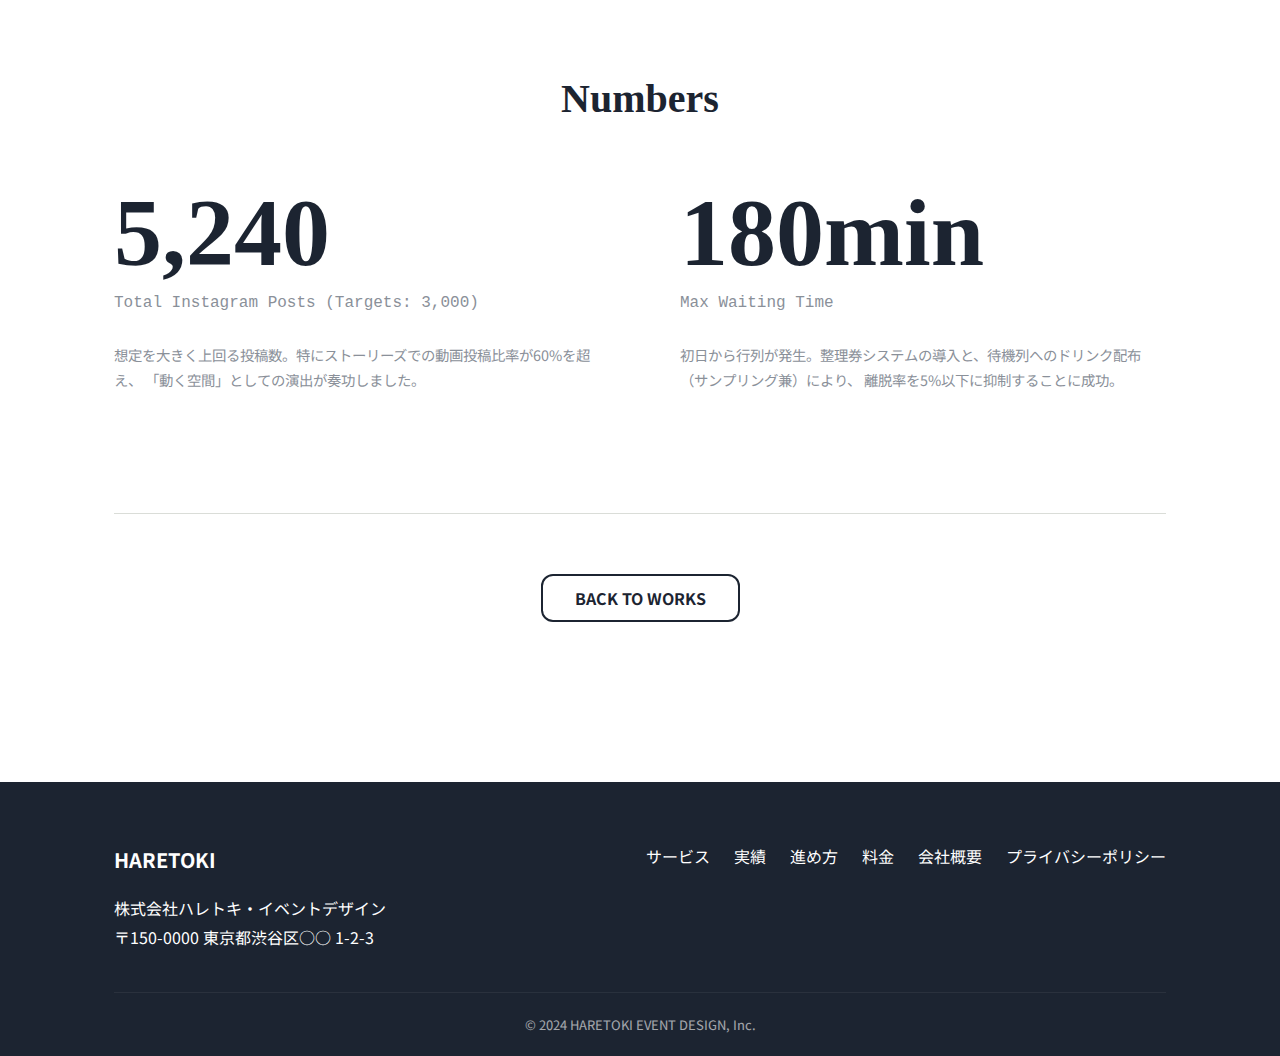
<file: work_detail_2.html>
<!DOCTYPE html>
<html lang="ja">

<head>
    <meta charset="UTF-8">
    <meta name="viewport" content="width=device-width, initial-scale=1.0">
    <title>新コスメブランド「LUMIERE」ローンチイベント | 株式会社ハレトキ・イベントデザイン</title>
    <meta name="description" content="新コスメブランド「LUMIERE」のローンチイベント実績。原宿でのPOPUPストア展開とSNS連動施策で、若年層へのリーチを最大化しました。">
    <link rel="preconnect" href="https://fonts.googleapis.com">
    <link rel="preconnect" href="https://fonts.gstatic.com" crossorigin>
    <link href="https://fonts.googleapis.com/css2?family=Noto+Sans+JP:wght@400;500;700&display=swap" rel="stylesheet">
    <link rel="stylesheet" href="assets/css/style.css?v=1">
    <style>
        /* Pattern 2: "No AI Feel" - Editorial & Raw Documentary Style */

        /* Editorial Typography Overlay */
        .case-hero {
            position: relative;
            height: 85vh;
            min-height: 600px;
            background-color: var(--c-charcoal);
            overflow: hidden;
            display: flex;
            align-items: flex-end;
            padding-bottom: 80px;
        }

        .case-hero img {
            position: absolute;
            top: 0;
            left: 0;
            width: 100%;
            height: 100%;
            object-fit: cover;
            /* Gentle zoom effect */
            animation: zoomIn 20s infinite alternate;
        }

        @keyframes zoomIn {
            to {
                transform: scale(1.1);
            }
        }

        /* Visibility Improvement: White Semi-transparent Box */
        .case-hero-content {
            position: relative;
            z-index: 1;
            /* White background with 50% opacity as requested */
            background-color: rgba(255, 255, 255, 0.5);
            backdrop-filter: blur(5px);
            /* Dark text for contrast */
            color: var(--c-midnight-blue);
            max-width: 900px;
            padding: 40px;
            margin-left: 5%;
            /* Asymmetric placement */
            border-radius: 4px;
        }

        .case-tag {
            background: var(--c-midnight-blue);
            /* Inverted for contrast */
            color: #fff;
            padding: 4px 12px;
            font-size: 0.75rem;
            font-weight: 700;
            letter-spacing: 0.1em;
            text-transform: uppercase;
            display: inline-block;
            margin-bottom: 24px;
        }

        .case-hero-title {
            font-family: "Times New Roman", "YuMincho", serif;
            font-size: 4rem;
            font-weight: 500;
            line-height: 1.1;
            margin-bottom: 32px;
            letter-spacing: -0.02em;
            color: var(--c-midnight-blue);
            /* Ensure dark color */
        }

        .case-hero-meta {
            display: flex;
            gap: 32px;
            font-size: 0.9rem;
            font-family: monospace;
            color: var(--c-charcoal);
            /* Ensure dark color */
            border-top: 1px solid var(--c-charcoal);
            /* Dark border */
            padding-top: 24px;
        }

        /* Asymmetric Layout */
        .case-body {
            background: #fff;
            padding: 100px 0;
        }

        .spec-sheet {
            font-family: monospace;
            background: #F8F8F8;
            padding: 40px;
            margin-bottom: 80px;
            border-left: 2px solid var(--c-midnight-blue);
        }

        .spec-row {
            display: grid;
            grid-template-columns: 120px 1fr;
            margin-bottom: 16px;
            font-size: 0.9rem;
        }

        .spec-label {
            color: var(--c-slate-gray);
        }

        .spec-val {
            color: var(--c-charcoal);
            font-weight: 700;
        }

        .narrative-block {
            max-width: 680px;
            margin-left: auto;
            margin-right: 10%;
            margin-bottom: 120px;
        }

        .narrative-title {
            font-family: "Times New Roman", "YuMincho", serif;
            font-size: 2.5rem;
            margin-bottom: 40px;
            line-height: 1.3;
        }

        .narrative-text p {
            font-size: 1.1rem;
            line-height: 2;
            margin-bottom: 32px;
            color: #444;
        }

        .pull-quote {
            font-size: 1.4rem;
            font-style: italic;
            border-left: 4px solid var(--c-muted-amber);
            padding-left: 24px;
            margin: 40px 0;
            color: var(--c-midnight-blue);
        }

        .visual-break {
            width: 100vw;
            margin-left: calc(50% - 50vw);
            height: 600px;
            object-fit: cover;
            margin-bottom: 120px;
        }

        .struggle-section {
            background: #111;
            color: #ddd;
            padding: 80px;
            margin-bottom: 120px;
            position: relative;
        }

        .struggle-content {
            max-width: 800px;
            margin: 0 auto;
        }

        .struggle-title {
            font-family: monospace;
            color: var(--c-muted-amber);
            margin-bottom: 24px;
            font-size: 1rem;
        }

        .struggle-desc {
            font-size: 1.1rem;
            line-height: 1.8;
        }

        .impact-grid {
            display: grid;
            grid-template-columns: repeat(2, 1fr);
            gap: 80px;
            align-items: center;
        }

        .impact-num {
            font-size: 6rem;
            line-height: 1;
            font-weight: 700;
            font-family: "Times New Roman", serif;
            color: var(--c-midnight-blue);
            display: block;
        }

        .impact-label {
            font-size: 1rem;
            color: var(--c-slate-gray);
            font-family: monospace;
            display: block;
            margin-top: 8px;
        }

        /* Mobile Responsiveness */
        @media (max-width: 768px) {
            .case-hero {
                height: 70vh;
                padding-bottom: 40px;
            }

            .case-hero-content {
                width: 100%;
                margin-left: 0;
                padding: 24px;
                background-color: rgba(255, 255, 255, 0.7);
                /* Slightly more opaque on mobile for better read */
            }

            .case-hero-title {
                font-size: 2rem;
                word-break: break-all;
                /* Prevent overflow */
            }

            .case-hero-meta {
                flex-direction: column;
                gap: 8px;
            }

            .narrative-block {
                margin-right: auto;
                padding: 0 24px;
            }

            .impact-grid {
                grid-template-columns: 1fr;
                gap: 40px;
            }

            .impact-num {
                font-size: 4rem;
            }

            .spec-sheet {
                padding: 24px;
            }

            .spec-row {
                grid-template-columns: 1fr;
                /* Stack label and val on very small screens if needed, or keep ratio */
                grid-template-columns: 100px 1fr;
            }

            .struggle-section {
                padding: 40px 24px;
            }

            .visual-break {
                height: 300px;
                margin-bottom: 60px;
            }
        }
    </style>
</head>

<body>

    <!-- Header (Same) -->
    <header class="header">
        <div class="l-container header__inner">
            <a href="index.html" class="header__logo">
                <img src="company_logo.png" alt="HARETOKI">
            </a>
            <div class="hamburger">
                <span></span><span></span><span></span>
            </div>
            <nav class="header__nav">
                <ul class="header__nav-list">
                    <li><a href="services.html">サービス</a></li>
                    <li><a href="works.html">実績</a></li>
                    <li><a href="process.html">進め方</a></li>
                    <li><a href="pricing.html">料金</a></li>
                    <li><a href="about.html">私たちについて</a></li>
                    <li><a href="contact.html" class="btn btn-primary"
                            style="height: 40px; padding: 0 20px; font-size: 14px;">お問い合わせ</a></li>
                </ul>
            </nav>
        </div>
    </header>

    <main>
        <!-- Hero: Immersive, Cinematic, Serif -->
        <div class="case-hero">
            <img src="assets/img/work02_thumb.jpg" alt="LUMIERE Launch">
            <div class="case-hero-content">
                <span class="case-tag">PROMOTION A-04</span>
                <h1 class="case-hero-title">「映え」のその先へ。<br>熱狂を作る空間設計。</h1>
                <div class="case-hero-meta">
                    <span>CLIENT: Beauty Tech Inc.</span>
                    <span>LOC: Harajuku, Tokyo</span>
                    <span>YEAR: 2024</span>
                </div>
            </div>
        </div>

        <div class="case-body">
            <div class="l-container">

                <!-- Raw Spec Sheet (Not just a grid) -->
                <div class="spec-sheet">
                    <div class="spec-row">
                        <span class="spec-label">PROJECT</span>
                        <span class="spec-val">LUMIERE Brand Launch POPUP</span>
                    </div>
                    <div class="spec-row">
                        <span class="spec-label">MISSION</span>
                        <span class="spec-val">Z世代への認知拡大・「世界観」の刷り込み</span>
                    </div>
                    <div class="spec-row">
                        <span class="spec-label">KPI</span>
                        <span class="spec-val">Instagram UGC生成数 3,000件</span>
                    </div>
                    <div class="spec-row">
                        <span class="spec-label">TEAM</span>
                        <span class="spec-val">CD: S.Tanaka / AD: Y.Suzuki / PM: K.Sato</span>
                    </div>
                </div>

                <!-- Narrative -->
                <div class="narrative-block">
                    <h2 class="narrative-title">なぜ、今さら<br>リアルイベントなのか？</h2>
                    <div class="narrative-text">
                        <p>
                            デジタルネイティブであるZ世代に向けたコスメブランド「LUMIERE」。
                            一見、デジタル広告への投資が最適解に見えるこのプロジェクトで、私たちが提案したのは「圧倒的にフィジカルな体験」でした。
                        </p>
                        <p>
                            画面の中だけで完結するブランド体験は、指先ひとつでスキップされます。
                            記憶に粘り着くのは、五感を使った体験だけ。
                            私たちは原宿の路地裏にある倉庫を、ブランドカラーである「偏光パール」の光で満たし、
                            "撮影せずにはいられない"、いいえ、"その場にいる自分を誰かに伝えたくなる" 空間を作り上げました。
                        </p>
                        <div class="pull-quote">
                            「きれいな写真を撮らせる」のではない。<br>
                            「撮っている自分が主役になる」舞台を作る。
                        </div>
                        <p>
                            施工期間はわずか2日間。既存の什器は一切使わず、全てこのイベントのために設計されたオリジナル什器を使用。
                            特にこだわったのは「光の反射角」。スマートフォンのカメラ越しに見た時に最も美しく肌が発光するよう、
                            照明技師と何度も調整を重ねました。
                        </p>
                    </div>
                </div>
            </div>

            <!-- Full bleeding image break -->
            <img src="assets/img/service_promotion.jpg" alt="Venue Texture" class="visual-break">

            <div class="l-container">
                <!-- The Struggle (Human noise) -->
                <div class="struggle-section">
                    <div class="struggle-content">
                        <h3 class="struggle-title">// BEHIND THE SCENES</h3>
                        <p class="struggle-desc">
                            開幕3時間前、メインのARサイネージが通信エラーでダウン。<br>
                            現場は一瞬凍りつきましたが、バックアップ用に準備していた静的パネルへの切り替えと、
                            エンジニアによる物理配線の見直しを並行して実施。
                            開場15分前に復旧し、初回のデモプレイが成功した瞬間、スタッフ全員から小さな拍手が起きました。<br>
                            「トラブルは起きるもの。大事なのはリカバリーの速さ」というハレトキの現場力が試された瞬間でした。
                        </p>
                    </div>
                </div>

                <!-- Impact (Asymmetric grid) -->
                <div style="margin-bottom: 120px;">
                    <h2 class="narrative-title" style="margin-bottom:60px;">Numbers</h2>
                    <div class="impact-grid">
                        <div>
                            <span class="impact-num">5,240</span>
                            <span class="impact-label">Total Instagram Posts (Targets: 3,000)</span>
                            <p style="margin-top:24px; color:var(--c-slate-gray); font-size:0.9rem;">
                                想定を大きく上回る投稿数。特にストーリーズでの動画投稿比率が60%を超え、
                                「動く空間」としての演出が奏功しました。
                            </p>
                        </div>
                        <div>
                            <span class="impact-num">180min</span>
                            <span class="impact-label">Max Waiting Time</span>
                            <p style="margin-top:24px; color:var(--c-slate-gray); font-size:0.9rem;">
                                初日から行列が発生。整理券システムの導入と、待機列へのドリンク配布（サンプリング兼）により、
                                離脱率を5%以下に抑制することに成功。
                            </p>
                        </div>
                    </div>
                </div>

                <div style="border-top:1px solid var(--c-line-gray); padding: 60px 0; text-align:center;">
                    <a href="works.html" class="btn btn-secondary">BACK TO WORKS</a>
                </div>

            </div>
        </div>
    </main>

    <!-- Footer -->
    <footer class="footer">
        <div class="l-container">
            <div class="footer__content">
                <div class="footer__info">
                    <div class="footer__logo">HARETOKI</div>
                    <p>株式会社ハレトキ・イベントデザイン<br>
                        〒150-0000 東京都渋谷区○○ 1-2-3</p>
                </div>
                <div class="footer__links">
                    <ul>
                        <li><a href="services.html">サービス</a></li>
                        <li><a href="works.html">実績</a></li>
                        <li><a href="process.html">進め方</a></li>
                        <li><a href="pricing.html">料金</a></li>
                        <li><a href="about.html">会社概要</a></li>
                        <li><a href="privacy.html">プライバシーポリシー</a></li>
                    </ul>
                </div>
            </div>
            <div class="copyright">
                © 2024 HARETOKI EVENT DESIGN, Inc.
            </div>
        </div>
    </footer>

    <script src="assets/js/main.js"></script>
</body>

</html>
</file>
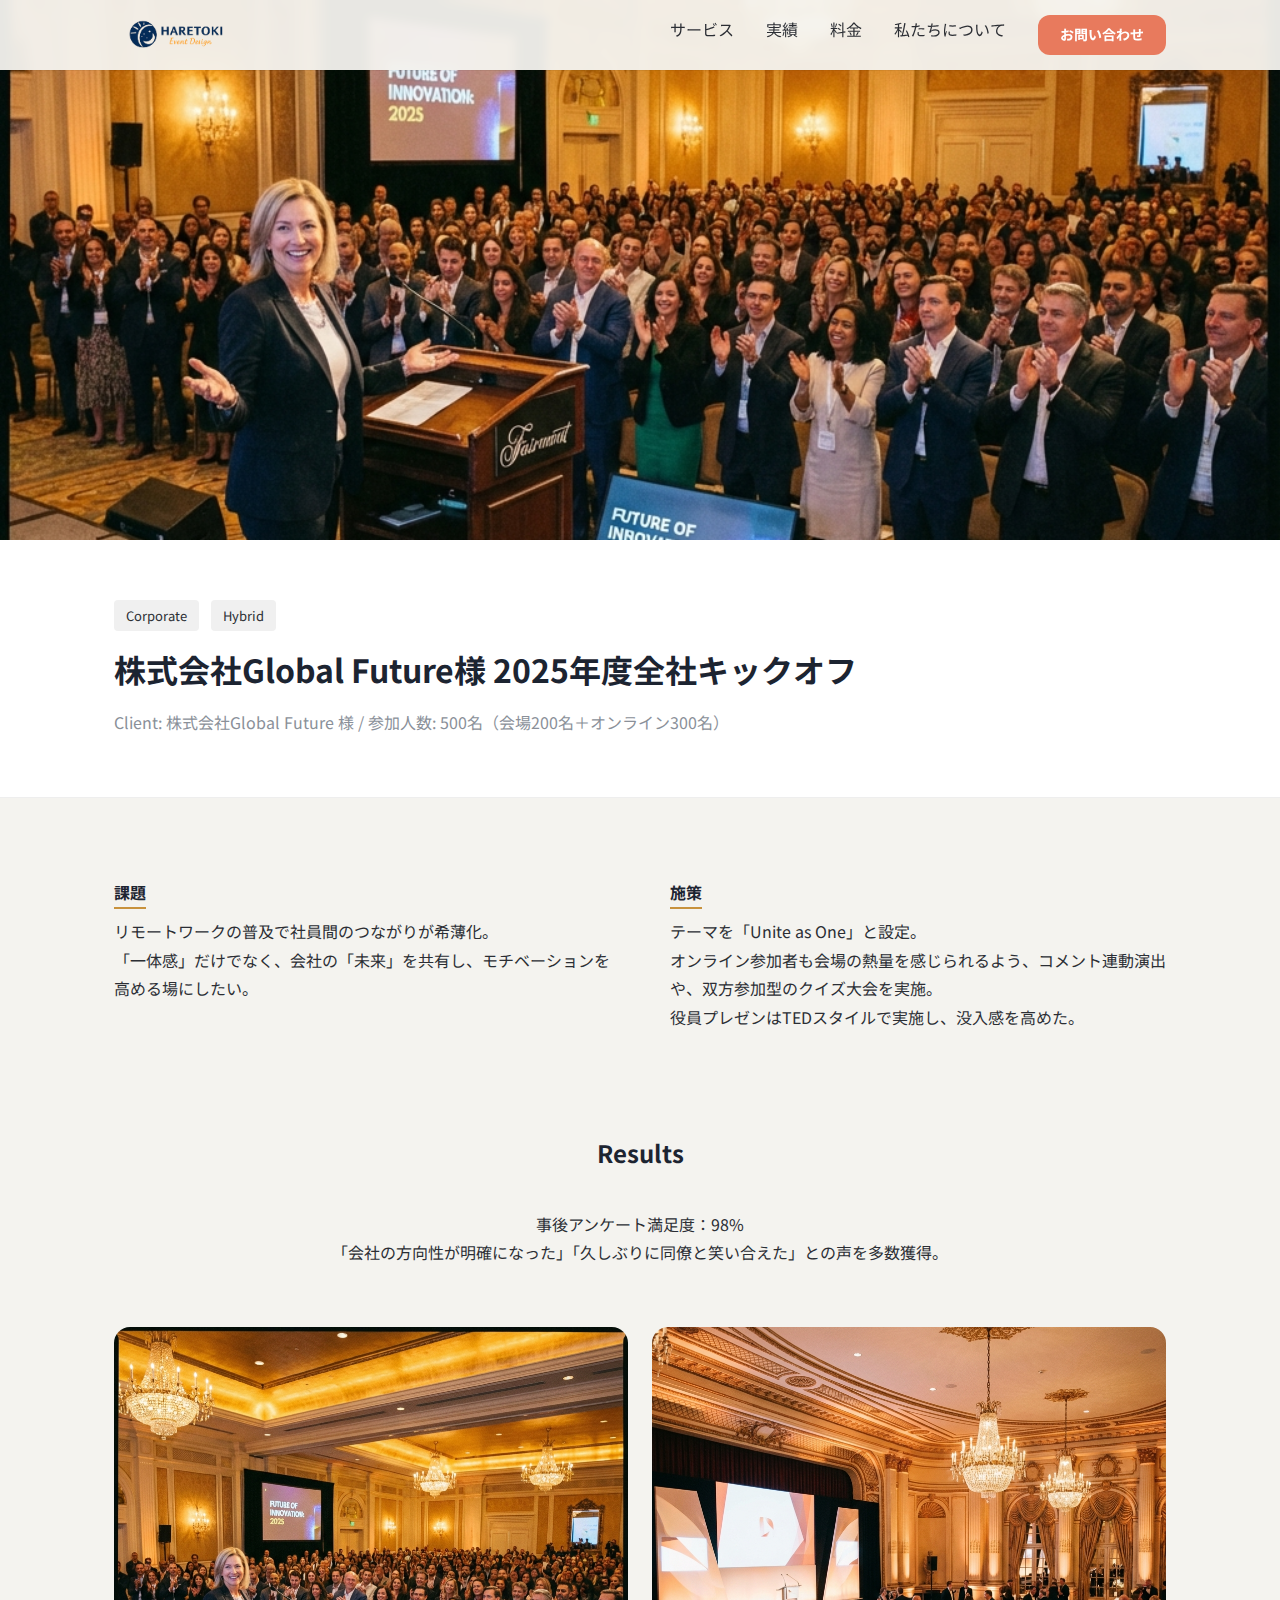
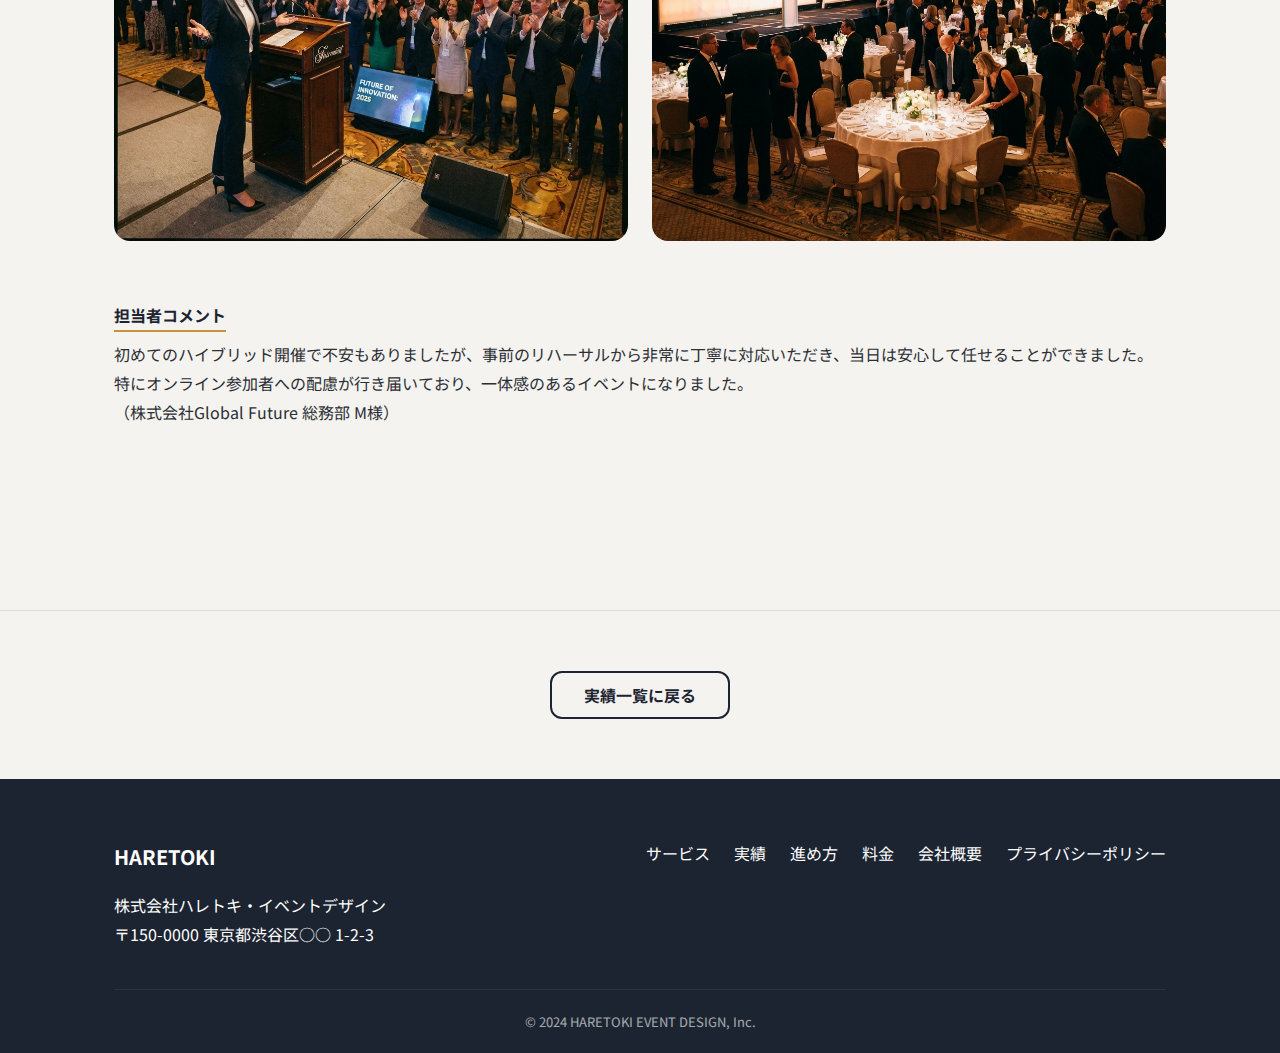
<file: works-detail.html>
<!DOCTYPE html>
<html lang="ja">

<head>
    <meta charset="UTF-8">
    <meta name="viewport" content="width=device-width, initial-scale=1.0">
    <title>株式会社Global Future様 2025年度キックオフ | 株式会社ハレトキ・イベントデザイン</title>
    <meta name="description"
        content="株式会社Global Future様の全社キックオフイベント制作実績。「Unite as One」をテーマに、リアルとオンラインのハイブリッド開催をプロデュースしました。">
    <link rel="preconnect" href="https://fonts.googleapis.com">
    <link rel="preconnect" href="https://fonts.gstatic.com" crossorigin>
    <link href="https://fonts.googleapis.com/css2?family=Noto+Sans+JP:wght@400;500;700&display=swap" rel="stylesheet">
    <link rel="stylesheet" href="assets/css/style.css?v=1">
    <style>
        /* Works Detail Specifics */
        .work-hero {
            width: 100%;
            height: 60vh;
            min-height: 400px;
            background-color: #eee;
            position: relative;
            overflow: hidden;
        }

        .work-hero img {
            width: 100%;
            height: 100%;
            object-fit: cover;
        }

        .work-header {
            padding: 60px 0;
            background: #fff;
            border-bottom: 1px solid #eee;
        }

        .work-tags {
            display: flex;
            gap: 12px;
            margin-bottom: 16px;
        }

        .work-tag {
            font-size: 13px;
            background: #f0f0f0;
            padding: 4px 12px;
            border-radius: 4px;
            color: var(--c-charcoal);
        }

        .work-title {
            font-size: 32px;
            margin-bottom: 16px;
        }

        .work-client {
            color: var(--c-slate-gray);
            font-size: 16px;
        }

        .work-content {
            padding: 80px 0;
        }

        .project-outline {
            display: grid;
            grid-template-columns: 1fr 1fr;
            gap: 60px;
            margin-bottom: 80px;
        }

        .outline-dl dt {
            font-weight: 700;
            margin-bottom: 8px;
            color: var(--c-midnight-blue);
            border-bottom: 2px solid var(--c-muted-amber);
            display: inline-block;
        }

        .outline-dl dd {
            margin-bottom: 24px;
        }

        .image-gallery {
            display: grid;
            grid-template-columns: repeat(2, 1fr);
            gap: 24px;
            margin: 60px 0;
        }

        .image-gallery.is-3col {
            grid-template-columns: repeat(3, 1fr);
        }

        .gallery-img {
            border-radius: var(--r-card);
            overflow: hidden;
        }

        /* Navigation */
        .work-nav {
            border-top: 1px solid var(--c-line-gray);
            padding: 60px 0;
            text-align: center;
        }

        @media(max-width: 768px) {
            .work-hero {
                height: 40vh;
            }

            .work-title {
                font-size: 24px;
            }

            .project-outline {
                grid-template-columns: 1fr;
                gap: 40px;
            }

            .image-gallery {
                grid-template-columns: 1fr;
            }

            .image-gallery.is-3col {
                grid-template-columns: 1fr;
            }
        }
    </style>
</head>

<body>

    <!-- Header -->
    <header class="header">
        <div class="l-container header__inner">
            <a href="index.html" class="header__logo">
                <img src="company_logo.png" alt="HARETOKI">
            </a>
            <div class="hamburger">
                <span></span><span></span><span></span>
            </div>
            <nav class="header__nav">
                <ul class="header__nav-list">
                    <li><a href="services.html">サービス</a></li>
                    <li><a href="works.html">実績</a></li>
                    <li><a href="pricing.html">料金</a></li>
                    <li><a href="about.html">私たちについて</a></li>
                    <li><a href="contact.html" class="btn btn-primary"
                            style="height: 40px; padding: 0 20px; font-size: 14px;">お問い合わせ</a></li>
                </ul>
            </nav>
        </div>
    </header>

    <main>
        <div class="work-hero">
            <!-- Reusing an existing image for now, in real scenario would be specific -->
            <img src="assets/img/work01_thumb.jpg" alt="Kickoff Event">
        </div>

        <div class="work-header">
            <div class="l-container">
                <div class="work-tags">
                    <span class="work-tag">Corporate</span>
                    <span class="work-tag">Hybrid</span>
                </div>
                <h1 class="work-title">株式会社Global Future様 2025年度全社キックオフ</h1>
                <p class="work-client">Client: 株式会社Global Future 様 / 参加人数: 500名（会場200名＋オンライン300名）</p>
            </div>
        </div>

        <section class="work-content">
            <div class="l-container">

                <div class="project-outline">
                    <div class="outline-item">
                        <dl class="outline-dl">
                            <dt>課題</dt>
                            <dd>リモートワークの普及で社員間のつながりが希薄化。<br>「一体感」だけでなく、会社の「未来」を共有し、モチベーションを高める場にしたい。</dd>
                        </dl>
                    </div>
                    <div class="outline-item">
                        <dl class="outline-dl">
                            <dt>施策</dt>
                            <dd>テーマを「Unite as
                                One」と設定。<br>オンライン参加者も会場の熱量を感じられるよう、コメント連動演出や、双方参加型のクイズ大会を実施。<br>役員プレゼンはTEDスタイルで実施し、没入感を高めた。
                            </dd>
                        </dl>
                    </div>
                </div>

                <div class="text-center mb-lg">
                    <h2 style="font-size:24px;">Results</h2>
                    <p>事後アンケート満足度：98%<br>「会社の方向性が明確になった」「久しぶりに同僚と笑い合えた」との声を多数獲得。</p>
                </div>

                <!-- Gallery -->
                <div class="image-gallery">
                    <figure class="gallery-img">
                        <img src="assets/img/work01_thumb.jpg" alt="Scene 1">
                    </figure>
                    <figure class="gallery-img">
                        <!-- Using placeholder or reusable assets -->
                        <img src="assets/img/service_corporate.jpg" alt="Scene 2">
                    </figure>
                </div>

                <div class="project-outline">
                    <div style="grid-column: 1 / -1;">
                        <dl class="outline-dl">
                            <dt>担当者コメント</dt>
                            <dd>
                                初めてのハイブリッド開催で不安もありましたが、事前のリハーサルから非常に丁寧に対応いただき、当日は安心して任せることができました。<br>
                                特にオンライン参加者への配慮が行き届いており、一体感のあるイベントになりました。<br>
                                （株式会社Global Future 総務部 M様）
                            </dd>
                        </dl>
                    </div>
                </div>

            </div>
        </section>

        <div class="work-nav">
            <div class="l-container">
                <a href="works.html" class="btn btn-secondary">実績一覧に戻る</a>
            </div>
        </div>

    </main>

    <!-- Footer -->
    <footer class="footer">
        <div class="l-container">
            <div class="footer__content">
                <div class="footer__info">
                    <div class="footer__logo">HARETOKI</div>
                    <p>株式会社ハレトキ・イベントデザイン<br>
                        〒150-0000 東京都渋谷区○○ 1-2-3</p>
                </div>
                <div class="footer__links">
                    <ul>
                        <li><a href="services.html">サービス</a></li>
                        <li><a href="works.html">実績</a></li>
                        <li><a href="process.html">進め方</a></li>
                        <li><a href="pricing.html">料金</a></li>
                        <li><a href="about.html">会社概要</a></li>
                        <li><a href="privacy.html">プライバシーポリシー</a></li>
                    </ul>
                </div>
            </div>
            <div class="copyright">
                © 2024 HARETOKI EVENT DESIGN, Inc.
            </div>
        </div>
    </footer>

    <script src="assets/js/main.js"></script>
</body>

</html>
</file>
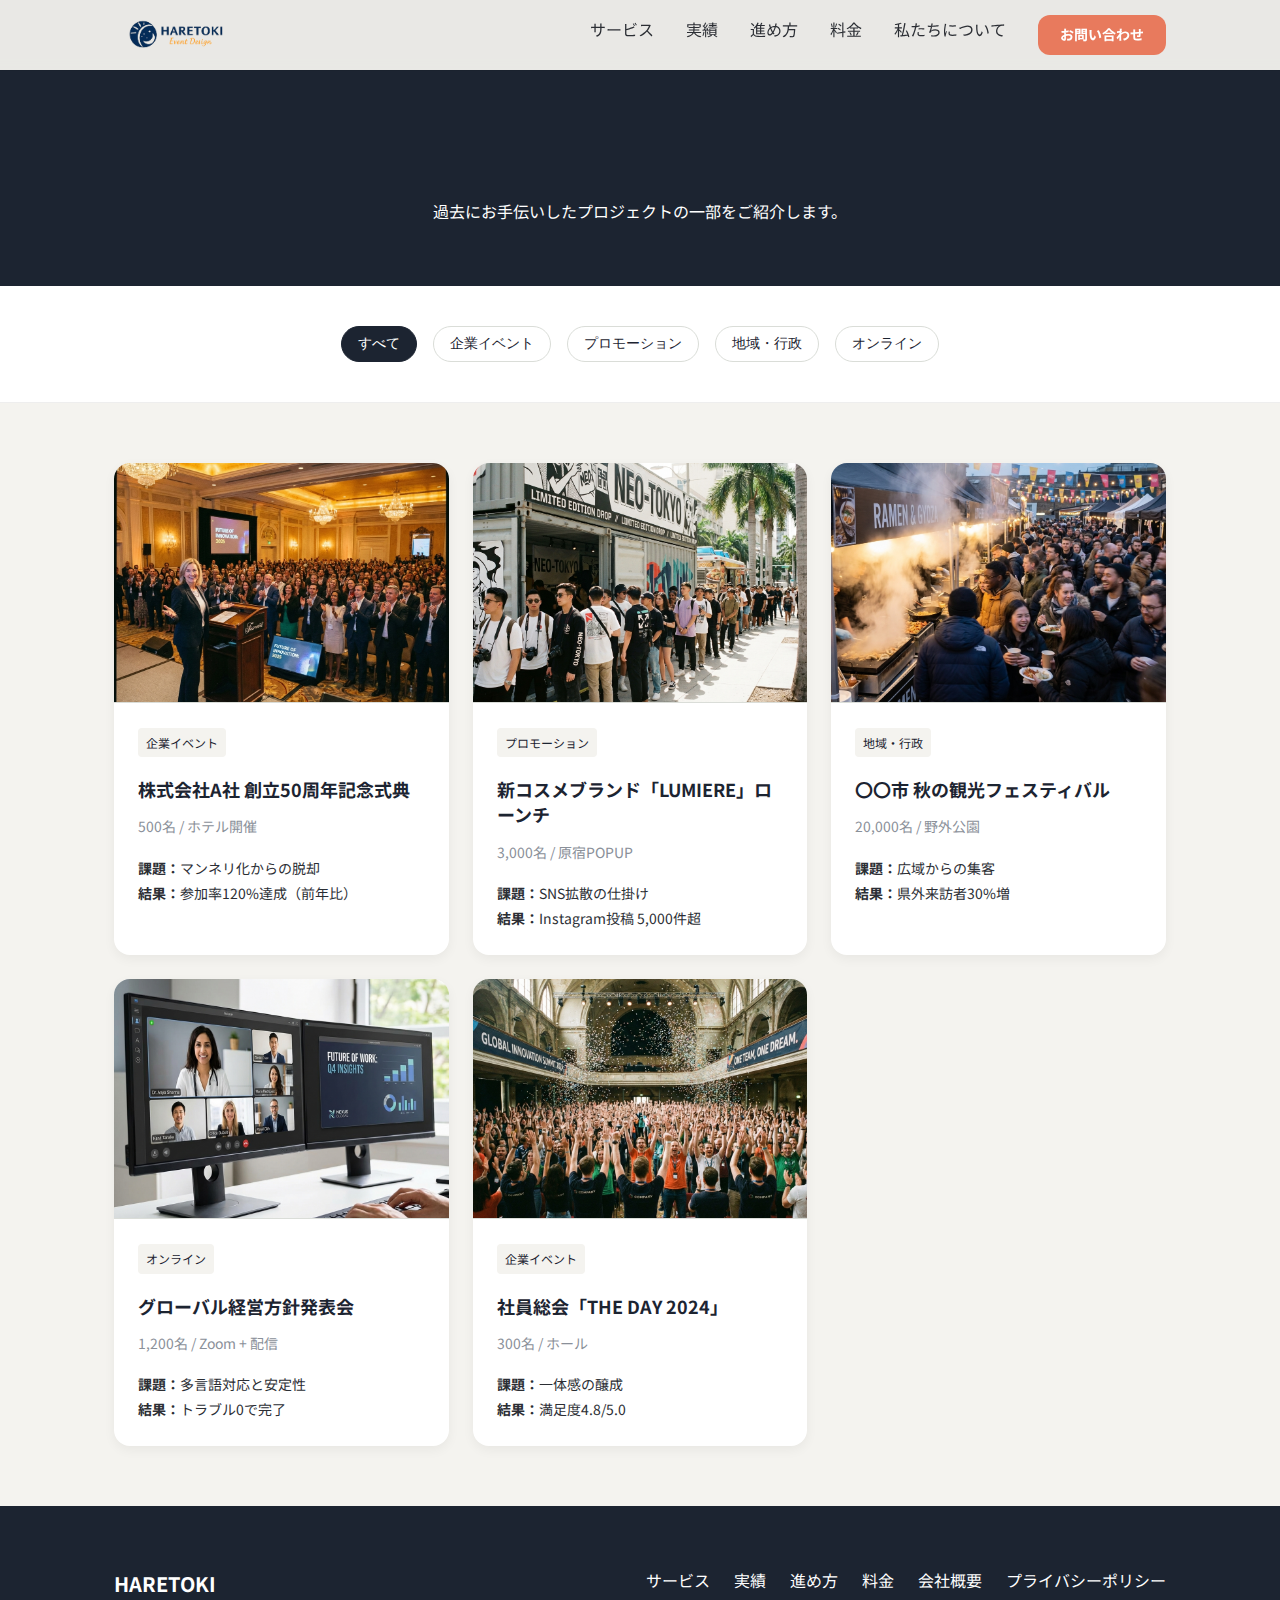
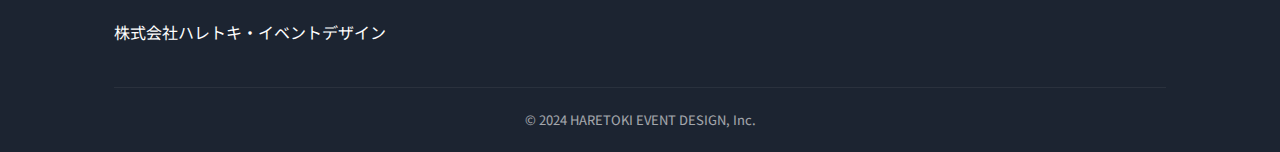
<file: works.html>
<!DOCTYPE html>
<html lang="ja">

<head>
    <meta charset="UTF-8">
    <meta name="viewport" content="width=device-width, initial-scale=1.0">
    <title>実績一覧 | 株式会社ハレトキ・イベントデザイン</title>
    <meta name="description" content="ハレトキのイベント企画・運営実績をご紹介します。企業イベント、プロモーション、地域イベントなど、様々な事例をご覧いただけます。">
    <link rel="preconnect" href="https://fonts.googleapis.com">
    <link rel="preconnect" href="https://fonts.gstatic.com" crossorigin>
    <link href="https://fonts.googleapis.com/css2?family=Noto+Sans+JP:wght@400;500;700&display=swap" rel="stylesheet">
    <link rel="stylesheet" href="assets/css/style.css?v=1">
    <style>
        .page-header {
            background-color: var(--c-midnight-blue);
            color: #fff;
            padding: 120px 0 60px;
            text-align: center;
        }

        /* Filter UI */
        .works-filter {
            padding: 40px 0;
            background: #fff;
            border-bottom: 1px solid #eee;
        }

        .filter-list {
            display: flex;
            justify-content: center;
            gap: 16px;
            flex-wrap: wrap;
        }

        .filter-btn {
            border: 1px solid var(--c-line-gray);
            background: #fff;
            color: var(--c-midnight-blue);
            padding: 8px 16px;
            border-radius: 20px;
            cursor: pointer;
            font-size: 14px;
            transition: all 0.2s;
        }

        .filter-btn:hover,
        .filter-btn.is-active {
            background: var(--c-midnight-blue);
            color: #fff;
            border-color: var(--c-midnight-blue);
        }

        .works-grid {
            padding: 60px 0;
        }

        .work-item {
            display: block;
            /* for link */
            opacity: 1;
            /* for filter animation if added */
            transition: opacity 0.3s;
        }

        .work-item.is-hidden {
            display: none;
            opacity: 0;
        }

        .work-thumb {
            width: 100%;
            height: 240px;
            object-fit: cover;
            border-bottom: 1px solid var(--c-line-gray);
        }

        .work-content {
            padding: 24px;
        }

        .work-tag {
            font-size: 12px;
            background: #F4F3EF;
            padding: 4px 8px;
            border-radius: 4px;
            color: var(--c-midnight-blue);
            margin-bottom: 8px;
            display: inline-block;
        }
    </style>
</head>

<body>

    <!-- Header -->
    <header class="header">
        <div class="l-container header__inner">
            <a href="index.html" class="header__logo">
                <img src="company_logo.png" alt="HARETOKI">
            </a>
            <div class="hamburger">
                <span></span><span></span><span></span>
            </div>
            <nav class="header__nav">
                <ul class="header__nav-list">
                    <li><a href="services.html">サービス</a></li>
                    <li><a href="works.html">実績</a></li>
                    <li><a href="process.html">進め方</a></li>
                    <li><a href="pricing.html">料金</a></li>
                    <li><a href="about.html">私たちについて</a></li>
                    <li><a href="contact.html" class="btn btn-primary"
                            style="height: 40px; padding: 0 20px; font-size: 14px;">お問い合わせ</a></li>
                </ul>
            </nav>
        </div>
    </header>

    <div class="page-header">
        <div class="l-container">
            <h1>実績一覧</h1>
            <p>過去にお手伝いしたプロジェクトの一部をご紹介します。</p>
        </div>
    </div>

    <div class="works-filter">
        <div class="l-container">
            <div class="filter-list">
                <button class="filter-btn is-active" data-filter="all">すべて</button>
                <button class="filter-btn" data-filter="corporate">企業イベント</button>
                <button class="filter-btn" data-filter="promotion">プロモーション</button>
                <button class="filter-btn" data-filter="local">地域・行政</button>
                <button class="filter-btn" data-filter="online">オンライン</button>
            </div>
        </div>
    </div>

    <main class="works-grid">
        <div class="l-container">
            <div class="l-grid-3" id="works-container">
                <!-- Work 1 -->
                <a href="works-detail.html" class="card work-item" data-category="corporate"
                    style="padding:0; overflow:hidden;">
                    <img src="assets/img/work01_thumb.jpg" alt="Work 01" class="work-thumb">
                    <div class="work-content">
                        <span class="work-tag">企業イベント</span>
                        <h3 style="font-size:18px; margin: 12px 0;">株式会社A社 創立50周年記念式典</h3>
                        <p style="font-size:14px; color:var(--c-slate-gray);">500名 / ホテル開催</p>
                        <p style="font-size:14px; margin-top:16px;">
                            <strong>課題：</strong>マンネリ化からの脱却<br><strong>結果：</strong>参加率120%達成（前年比）
                        </p>
                    </div>
                </a>

                <!-- Work 2 -->
                <a href="work_detail_2.html" class="card work-item" data-category="promotion"
                    style="padding:0; overflow:hidden;">
                    <img src="assets/img/work02_thumb.jpg" alt="Work 02" class="work-thumb">
                    <div class="work-content">
                        <span class="work-tag">プロモーション</span>
                        <h3 style="font-size:18px; margin: 12px 0;">新コスメブランド「LUMIERE」ローンチ</h3>
                        <p style="font-size:14px; color:var(--c-slate-gray);">3,000名 / 原宿POPUP</p>
                        <p style="font-size:14px; margin-top:16px;">
                            <strong>課題：</strong>SNS拡散の仕掛け<br><strong>結果：</strong>Instagram投稿 5,000件超
                        </p>
                    </div>
                </a>

                <!-- Work 3 -->
                <a href="works-detail.html" class="card work-item" data-category="local"
                    style="padding:0; overflow:hidden;">
                    <img src="assets/img/work03_thumb.jpg" alt="Work 03" class="work-thumb">
                    <div class="work-content">
                        <span class="work-tag">地域・行政</span>
                        <h3 style="font-size:18px; margin: 12px 0;">〇〇市 秋の観光フェスティバル</h3>
                        <p style="font-size:14px; color:var(--c-slate-gray);">20,000名 / 野外公園</p>
                        <p style="font-size:14px; margin-top:16px;">
                            <strong>課題：</strong>広域からの集客<br><strong>結果：</strong>県外来訪者30%増
                        </p>
                    </div>
                </a>

                <!-- Work 4 (Dummy) -->
                <a href="work_detail_2.html" class="card work-item" data-category="online"
                    style="padding:0; overflow:hidden;">
                    <img src="assets/img/work04_thumb.jpg" alt="Work 04" class="work-thumb">
                    <div class="work-content">
                        <span class="work-tag">オンライン</span>
                        <h3 style="font-size:18px; margin: 12px 0;">グローバル経営方針発表会</h3>
                        <p style="font-size:14px; color:var(--c-slate-gray);">1,200名 / Zoom + 配信</p>
                        <p style="font-size:14px; margin-top:16px;">
                            <strong>課題：</strong>多言語対応と安定性<br><strong>結果：</strong>トラブル0で完了
                        </p>
                    </div>
                </a>

                <!-- Work 5 (Dummy) -->
                <a href="works-detail.html" class="card work-item" data-category="corporate"
                    style="padding:0; overflow:hidden;">
                    <img src="assets/img/work05_thumb.jpg" alt="Work 05" class="work-thumb">
                    <div class="work-content">
                        <span class="work-tag">企業イベント</span>
                        <h3 style="font-size:18px; margin: 12px 0;">社員総会「THE DAY 2024」</h3>
                        <p style="font-size:14px; color:var(--c-slate-gray);">300名 / ホール</p>
                        <p style="font-size:14px; margin-top:16px;">
                            <strong>課題：</strong>一体感の醸成<br><strong>結果：</strong>満足度4.8/5.0
                        </p>
                    </div>
                </a>
            </div>
        </div>
    </main>

    <!-- Footer -->
    <footer class="footer">
        <div class="l-container">
            <div class="footer__content">
                <div class="footer__info">
                    <div class="footer__logo">HARETOKI</div>
                    <p>株式会社ハレトキ・イベントデザイン</p>
                </div>
                <div class="footer__links">
                    <ul>
                        <li><a href="services.html">サービス</a></li>
                        <li><a href="works.html">実績</a></li>
                        <li><a href="process.html">進め方</a></li>
                        <li><a href="pricing.html">料金</a></li>
                        <li><a href="about.html">会社概要</a></li>
                        <li><a href="privacy.html">プライバシーポリシー</a></li>
                    </ul>
                </div>
            </div>
            <div class="copyright">
                © 2024 HARETOKI EVENT DESIGN, Inc.
            </div>
        </div>
    </footer>

    <script src="assets/js/main.js"></script>
    <script>
        // Simple filter script for works page
        document.addEventListener('DOMContentLoaded', () => {
            const buttons = document.querySelectorAll('.filter-btn');
            const items = document.querySelectorAll('.work-item');

            buttons.forEach(btn => {
                btn.addEventListener('click', () => {
                    // Update buttons
                    buttons.forEach(b => b.classList.remove('is-active'));
                    btn.classList.add('is-active');

                    const filter = btn.getAttribute('data-filter');

                    items.forEach(item => {
                        const category = item.getAttribute('data-category');
                        if (filter === 'all' || filter === category) {
                            item.classList.remove('is-hidden');
                        } else {
                            item.classList.add('is-hidden');
                        }
                    });
                });
            });
        });
    </script>
</body>

</html>
</file>
<file: assets/css/style.css>
@charset "UTF-8";

/* ==========================================================================
   1. Variables & Design Tokens
   ========================================================================== */
:root {
    /* Colors */
    --c-midnight-blue: #1C2431;
    /* Text: Headings, Nav */
    --c-soft-ivory: #F4F3EF;
    /* Background: Sections, Cards */
    --c-muted-amber: #C8923D;
    /* Accent: CTA, Highlights - Use sparingly (<5%) */
    --c-slate-gray: #8A9099;
    /* Sub-text, UI Support */
    --c-charcoal: #2B2E34;
    /* Text: Body */
    --c-line-gray: #DADDD8;
    /* Borders */
    --c-off-white: #FFFFFF;
    /* Pure white for inner inputs/cards if needed */

    --c-primary-btn: #E48F6C;
    /* Signal Coral approximation for Primary Button as per spec "Signal Coral" not hexed in 3.1 but named in 6.3. Defined here. */
    /* Spec said Primary BG: Signal Coral. Let's pick a color fitting the description if not explicitly hexed. 
     Wait, Spec 6.3 says "Power Coral"? No, "Signal Coral". 
     Spec 10.2 says "Signal Coral". 
     I will use a coral color that compliments the palette. #E87A5D */
    --c-signal-coral: #E87A5D;

    /* Typography */
    --font-main: "Noto Sans JP", -apple-system, BlinkMacSystemFont, "Helvetica Neue", "Hiragino Kaku Gothic ProN", "Yu Gothic", sans-serif;

    /* Spacing */
    --sp-section-pc: 80px;
    --sp-section-sp: 56px;
    --sp-card: 24px;
    --sp-base: 16px;

    /* Layout */
    --w-container: 1100px;

    /* Radius */
    --r-card: 16px;
    --r-btn: 12px;
    --r-input: 10px;
}

/* ==========================================================================
   2. Reset & Base Styles
   ========================================================================== */
*,
*::before,
*::after {
    box-sizing: border-box;
    margin: 0;
    padding: 0;
}

html {
    font-size: 16px;
    scroll-behavior: smooth;
}

body {
    font-family: var(--font-main);
    color: var(--c-charcoal);
    background-color: var(--c-soft-ivory);
    line-height: 1.8;
    -webkit-font-smoothing: antialiased;
    -moz-osx-font-smoothing: grayscale;
}

a {
    text-decoration: none;
    color: inherit;
    transition: opacity 0.3s ease, color 0.3s ease;
}

a:hover {
    opacity: 0.8;
}

img {
    max-width: 100%;
    height: auto;
    vertical-align: bottom;
}

ul,
ol {
    list-style: none;
}

/* Typography */
h1,
h2,
h3,
h4,
h5,
h6 {
    color: var(--c-midnight-blue);
    font-weight: 700;
    line-height: 1.4;
    margin-bottom: 1em;
}

h2 {
    font-size: 28px;
    margin-bottom: 40px;
    text-align: center;
    position: relative;
}

/* Mobile Typography */
@media (max-width: 768px) {
    h2 {
        font-size: 24px;
    }
}

/* ==========================================================================
   3. Layout Utilities
   ========================================================================== */
.l-container {
    max-width: var(--w-container);
    margin: 0 auto;
    padding: 0 24px;
}

.l-section {
    padding: var(--sp-section-pc) 0;
}

@media (max-width: 768px) {
    .l-container {
        padding: 0 16px;
    }

    .l-section {
        padding: var(--sp-section-sp) 0;
    }
}

/* Grid System */
.l-grid-3 {
    display: grid;
    grid-template-columns: repeat(3, 1fr);
    gap: 24px;
}

.l-grid-2 {
    display: grid;
    grid-template-columns: repeat(2, 1fr);
    gap: 32px;
}

@media (max-width: 768px) {

    .l-grid-3,
    .l-grid-2 {
        grid-template-columns: 1fr;
        gap: 24px;
    }
}

/* Alignment */
.text-center {
    text-align: center;
}

.text-right {
    text-align: right;
}

.mb-0 {
    margin-bottom: 0 !important;
}

.mb-sm {
    margin-bottom: 8px;
}

.mb-md {
    margin-bottom: 24px;
}

.mb-lg {
    margin-bottom: 40px;
}

/* ==========================================================================
   4. Components
   ========================================================================== */

/* Buttons */
.btn {
    display: inline-flex;
    justify-content: center;
    align-items: center;
    height: 48px;
    padding: 0 32px;
    border-radius: var(--r-btn);
    font-weight: 700;
    font-size: 16px;
    cursor: pointer;
    transition: all 0.2s ease;
    border: 2px solid transparent;
}

.btn-primary {
    background-color: var(--c-signal-coral);
    color: #fff;
}

.btn-primary:active {
    transform: translateY(1px);
}

.btn-secondary {
    background-color: transparent;
    border-color: var(--c-midnight-blue);
    color: var(--c-midnight-blue);
}

.btn-secondary:hover {
    background-color: rgba(28, 36, 49, 0.05);
    /* Slight tint of midnight blue */
}

/* Cards (Generic) */
.card {
    background-color: #fff;
    border-radius: var(--r-card);
    padding: var(--sp-card);
    box-shadow: 0 4px 12px rgba(0, 0, 0, 0.05);
    transition: transform 0.3s ease, box-shadow 0.3s ease;
    height: 100%;
    /* For grid alignment */
    display: flex;
    flex-direction: column;
}

.card:hover {
    transform: translateY(-4px);
    box-shadow: 0 8px 20px rgba(0, 0, 0, 0.08);
    /* Stronger but soft shadow */
}

/* Components: Header */
.header {
    position: fixed;
    top: 0;
    left: 0;
    width: 100%;
    height: 70px;
    background-color: rgba(244, 243, 239, 0.95);
    /* Soft Ivory with opacity */
    backdrop-filter: blur(5px);
    z-index: 1000;
    box-shadow: 0 1px 0 rgba(0, 0, 0, 0.05);
    display: flex;
    align-items: center;
    transition: background-color 0.3s;
}

.header__inner {
    display: flex;
    justify-content: space-between;
    align-items: center;
    width: 100%;
}

.header__logo img {
    height: 48px;
    width: auto;
}

.header__nav-list {
    display: flex;
    gap: 32px;
}

@media (max-width: 768px) {
    .header__nav {
        display: none;
        /* Mobile menu implementation later */
        position: absolute;
        top: 70px;
        left: 0;
        width: 100%;
        background: var(--c-soft-ivory);
        padding: 24px;
        box-shadow: 0 4px 12px rgba(0, 0, 0, 0.1);
    }

    .header__nav.is-active {
        display: block;
    }

    .header__nav-list {
        flex-direction: column;
        gap: 16px;
        text-align: center;
    }
}

/* Hamburger */
.hamburger {
    display: none;
    cursor: pointer;
    width: 40px;
    height: 40px;
    position: relative;
    z-index: 1001;
}

@media (max-width: 768px) {
    .hamburger {
        display: block;
    }
}

.hamburger span {
    display: block;
    width: 24px;
    height: 2px;
    background-color: var(--c-midnight-blue);
    position: absolute;
    left: 8px;
    transition: all 0.3s;
}

.hamburger span:nth-child(1) {
    top: 12px;
}

.hamburger span:nth-child(2) {
    top: 19px;
}

.hamburger span:nth-child(3) {
    top: 26px;
}

/* Components: Footer */
.footer {
    background-color: var(--c-midnight-blue);
    color: #fff;
    padding: 60px 0 20px;
    margin-top: auto;
}

.footer__content {
    display: flex;
    justify-content: space-between;
    flex-wrap: wrap;
    gap: 40px;
    margin-bottom: 40px;
}

.footer__logo {
    margin-bottom: 16px;
    color: #fff;
    font-weight: bold;
    font-size: 20px;
}

.footer__links ul {
    display: flex;
    gap: 24px;
}

.copyright {
    text-align: center;
    font-size: 13px;
    opacity: 0.6;
    border-top: 1px solid rgba(255, 255, 255, 0.1);
    padding-top: 20px;
}

@media (max-width: 768px) {
    .footer__content {
        flex-direction: column;
        text-align: center;
    }

    .footer__links ul {
        flex-direction: column;
        gap: 16px;
    }
}

/* Feature: Section Title Wrapper */
.section-header {
    margin-bottom: 48px;
    text-align: center;
}

.section-header__subtitle {
    display: block;
    font-family: sans-serif;
    /* Keep simple */
    font-size: 14px;
    color: var(--c-muted-amber);
    font-weight: 700;
    margin-bottom: 8px;
    letter-spacing: 0.05em;
    text-transform: uppercase;
}
</file>
<file: assets/css/common.css>
@charset "UTF-8";

/* ==========================================================================
   Variables
   ========================================================================== */
:root {
    /* Colors - Urban Dark Tone x Soft Neutral */
    --color-midnight: #1C2431;
    /* Header, Headings */
    --color-ivory: #F4F3EF;
    /* Background */
    --color-amber: #C8923D;
    /* Accent */
    --color-slate: #8A9099;
    /* Subtext */
    --color-charcoal: #2B2E34;
    /* Body Text */
    --color-line: #DADDD8;
    /* Borders */
    --color-white: #FFFFFF;
    /* Cards, Sections */

    /* Typography */
    --font-base: "Noto Sans JP", sans-serif;
    --font-weight-regular: 400;
    --font-weight-medium: 500;
    --font-weight-bold: 700;

    /* Layout */
    --width-container: 1100px;
    --header-height: 80px;

    /* Spacing */
    --space-xs: 8px;
    --space-sm: 16px;
    --space-md: 32px;
    --space-lg: 64px;
    --space-xl: 120px;

    /* Radius */
    --radius-sm: 4px;
    --radius-card: 12px;
    --radius-full: 9999px;
}

/* ==========================================================================
   Base Styles
   ========================================================================== */
body {
    font-family: var(--font-base);
    color: var(--color-charcoal);
    background-color: var(--color-ivory);
    line-height: 1.8;
    letter-spacing: 0.04em;
    -webkit-font-smoothing: antialiased;
}

a {
    transition: opacity 0.3s;
}

a:hover {
    opacity: 0.7;
}

/* ==========================================================================
   Layout Utils
   ========================================================================== */
.container {
    max-width: var(--width-container);
    margin: 0 auto;
    padding: 0 24px;
}

.hidden-pc {
    display: none !important;
}

@media (max-width: 768px) {
    .hidden-pc {
        display: block !important;
    }

    .hidden-sp {
        display: none !important;
    }
}

/* ==========================================================================
   Components
   ========================================================================== */
/* Buttons */
.btn {
    display: inline-flex;
    justify-content: center;
    align-items: center;
    text-decoration: none;
    font-weight: var(--font-weight-bold);
    transition: all 0.3s;
    cursor: pointer;
}

.btn-primary {
    background-color: var(--color-amber);
    color: var(--color-white);
    border-radius: var(--radius-full);
    padding: 16px 40px;
    font-size: 1rem;
    box-shadow: 0 4px 10px rgba(200, 146, 61, 0.3);
}

.btn-primary:hover {
    background-color: #B07D2E;
    transform: translateY(-2px);
    box-shadow: 0 6px 14px rgba(200, 146, 61, 0.4);
}

.btn-secondary {
    background-color: transparent;
    border: 2px solid var(--color-midnight);
    color: var(--color-midnight);
    border-radius: var(--radius-full);
    padding: 14px 38px;
    font-size: 1rem;
}

.btn-secondary:hover {
    background-color: var(--color-midnight);
    color: var(--color-white);
}

/* ==========================================================================
   Header
   ========================================================================== */
.header {
    position: fixed;
    top: 0;
    left: 0;
    width: 100%;
    height: var(--header-height);
    z-index: 1000;
    transition: background-color 0.4s, color 0.4s, box-shadow 0.4s;
    display: flex;
    align-items: center;
    color: var(--color-white);
    /* Initial state on dark hero usually, but specific to page. */
}

/* Specific Header states */
/* On Index/Pages with dark hero, it might start transparent. 
   But for simplified implementation, let's use Midnight Blue by default or specific overrides.
   Actually, commonly we want a dark header.
*/
.header {
    background-color: var(--color-midnight);
}

.header.is-scrolled {
    background-color: rgba(28, 36, 49, 0.95);
    backdrop-filter: blur(10px);
    box-shadow: 0 4px 20px rgba(0, 0, 0, 0.1);
}

.header-inner {
    display: flex;
    justify-content: space-between;
    align-items: center;
    width: 100%;
}

.header-logo img {
    height: 40px;
    width: auto;
    display: block;
}

.header-nav ul {
    display: flex;
    gap: 32px;
    align-items: center;
}

.header-nav a {
    font-size: 0.95rem;
    font-weight: var(--font-weight-medium);
    color: var(--color-white);
    letter-spacing: 0.05em;
}

/* Hamburger */
.hamburger-btn {
    width: 44px;
    height: 44px;
    position: relative;
    z-index: 1001;
    background: transparent;
    border: none;
}

.hamburger-line {
    display: block;
    width: 24px;
    height: 2px;
    background-color: var(--color-white);
    position: absolute;
    left: 10px;
    transition: 0.3s;
}

.hamburger-line:nth-child(1) {
    top: 14px;
}

.hamburger-line:nth-child(2) {
    top: 21px;
}

.hamburger-line:nth-child(3) {
    top: 28px;
}

/* ==========================================================================
   Footer
   ========================================================================== */
.footer {
    background-color: var(--color-midnight);
    color: var(--color-white);
    padding: 80px 0 20px;
}

.footer-grid {
    display: grid;
    grid-template-columns: 2fr 1fr 1fr;
    gap: 40px;
    margin-bottom: 60px;
}

.footer-logo img {
    height: 32px;
    width: auto;
    margin-bottom: 24px;
    filter: brightness(0) invert(1);
    /* Ensure white logo */
}

.footer-address {
    font-size: 0.9rem;
    color: var(--color-slate);
    line-height: 2;
}

.footer-links-title {
    font-size: 1rem;
    font-weight: var(--font-weight-bold);
    margin-bottom: 24px;
    color: var(--color-white);
}

.footer-links ul li {
    margin-bottom: 16px;
}

.footer-links a {
    font-size: 0.9rem;
    color: var(--color-slate);
}

.footer-links a:hover {
    color: var(--color-amber);
}

.footer-copyright {
    text-align: center;
    font-size: 0.8rem;
    color: var(--color-slate);
    border-top: 1px solid rgba(255, 255, 255, 0.1);
    padding-top: 20px;
}

/* ==========================================================================
   Mobile
   ========================================================================== */
@media (max-width: 768px) {
    .footer-grid {
        grid-template-columns: 1fr;
        gap: 40px;
    }

    .header-nav {
        /* Mobile Menu implementation needed explicitly if not just "hidden" */
        display: none;
        /* Simplification for recovery, normally main.js handles open state */
    }

    /* When active class added by JS */
    .header-nav.is-active {
        display: flex;
        position: fixed;
        top: 0;
        left: 0;
        width: 100%;
        height: 100vh;
        background: var(--color-midnight);
        flex-direction: column;
        justify-content: center;
        z-index: 1000;
    }

    .header-nav.is-active ul {
        flex-direction: column;
    }
}
</file>
<file: assets/css/contact.css>
/* ==========================================================================
   Contact Page Styles
   ========================================================================== */

/* Page Header */
.page-header-contact {
    background-color: var(--color-midnight);
    padding: 120px 0 60px;
    text-align: center;
    color: var(--color-white);
}

.page-title-contact {
    font-size: 2.5rem;
    margin-bottom: 16px;
}

.page-subtitle-contact {
    color: var(--color-slate);
    font-weight: bold;
    letter-spacing: 0.1em;
}

/* Contact Main Area */
.contact-main {
    padding: 80px 0;
    background-color: var(--color-ivory);
}

.contact-card {
    background: var(--color-white);
    max-width: 800px;
    margin: 0 auto;
    padding: 40px;
    border-radius: var(--radius-card);
    box-shadow: 0 4px 20px rgba(0, 0, 0, 0.05);
}

.contact-message {
    text-align: center;
    margin-bottom: 40px;
    line-height: 1.8;
}

.contact-form-wrapper {
    text-align: center;
    overflow: hidden;
}

.contact-form-iframe {
    max-width: 640px;
    border: none;
    width: 100%;
}

/* Contact Thanks */
.thanks-main {
    padding: 160px 0 120px;
    background-color: var(--color-ivory);
    min-height: 80vh;
    display: flex;
    align-items: center;
}

.thanks-card {
    background: var(--color-white);
    max-width: 600px;
    margin: 0 auto;
    padding: 60px 40px;
    border-radius: var(--radius-card);
    box-shadow: 0 4px 20px rgba(0, 0, 0, 0.05);
    text-align: center;
}

.thanks-icon {
    font-size: 3rem;
    margin-bottom: 24px;
}

.thanks-title {
    font-size: 1.5rem;
    color: var(--color-midnight);
    margin-bottom: 24px;
}

.thanks-text {
    margin-bottom: 40px;
    line-height: 1.8;
    color: var(--color-charcoal);
}
</file>
<file: assets/css/static.css>
/* ==========================================================================
   Static Pages Styles (Privacy, 404, etc.)
   ========================================================================== */

/* Page Header (reused/specific) */
.page-header-static {
    background-color: var(--color-midnight);
    padding: 120px 0 60px;
    text-align: center;
    color: var(--color-white);
}

.page-title-static {
    font-size: 2rem;
    margin-bottom: 16px;
}

.page-subtitle-static {
    color: var(--color-slate);
    font-weight: bold;
    letter-spacing: 0.1em;
}

/* Static Main Area */
.static-main {
    padding: 80px 0;
    background-color: var(--color-ivory);
}

.static-document {
    background: var(--color-white);
    max-width: 800px;
    margin: 0 auto;
    padding: 60px;
    border-radius: var(--radius-card);
    line-height: 1.8;
    box-shadow: 0 4px 20px rgba(0, 0, 0, 0.05);
}

.privacy-intro {
    margin-bottom: 40px;
}

.privacy-section-title {
    font-size: 1.25rem;
    color: var(--color-midnight);
    margin-bottom: 16px;
    border-bottom: 2px solid var(--color-line);
    padding-bottom: 8px;
}

.privacy-section-text {
    margin-bottom: 32px;
}

.static-footer-action {
    margin-top: 60px;
    text-align: center;
}

/* 404 Page Specifics */
.error-main {
    padding: 160px 0 120px;
    background-color: var(--color-ivory);
    min-height: 80vh;
    display: flex;
    align-items: center;
}

.error-card {
    background: var(--color-white);
    max-width: 600px;
    margin: 0 auto;
    padding: 80px 40px;
    border-radius: var(--radius-card);
    box-shadow: 0 4px 20px rgba(0, 0, 0, 0.05);
    text-align: center;
}

.error-code {
    font-size: 4rem;
    color: var(--color-slate);
    opacity: 0.3;
    margin-bottom: 16px;
    font-weight: bold;
    line-height: 1;
}

.error-title {
    font-size: 1.5rem;
    color: var(--color-midnight);
    margin-bottom: 24px;
}

.error-text {
    margin-bottom: 40px;
    line-height: 1.8;
    color: var(--color-charcoal);
}
</file>
